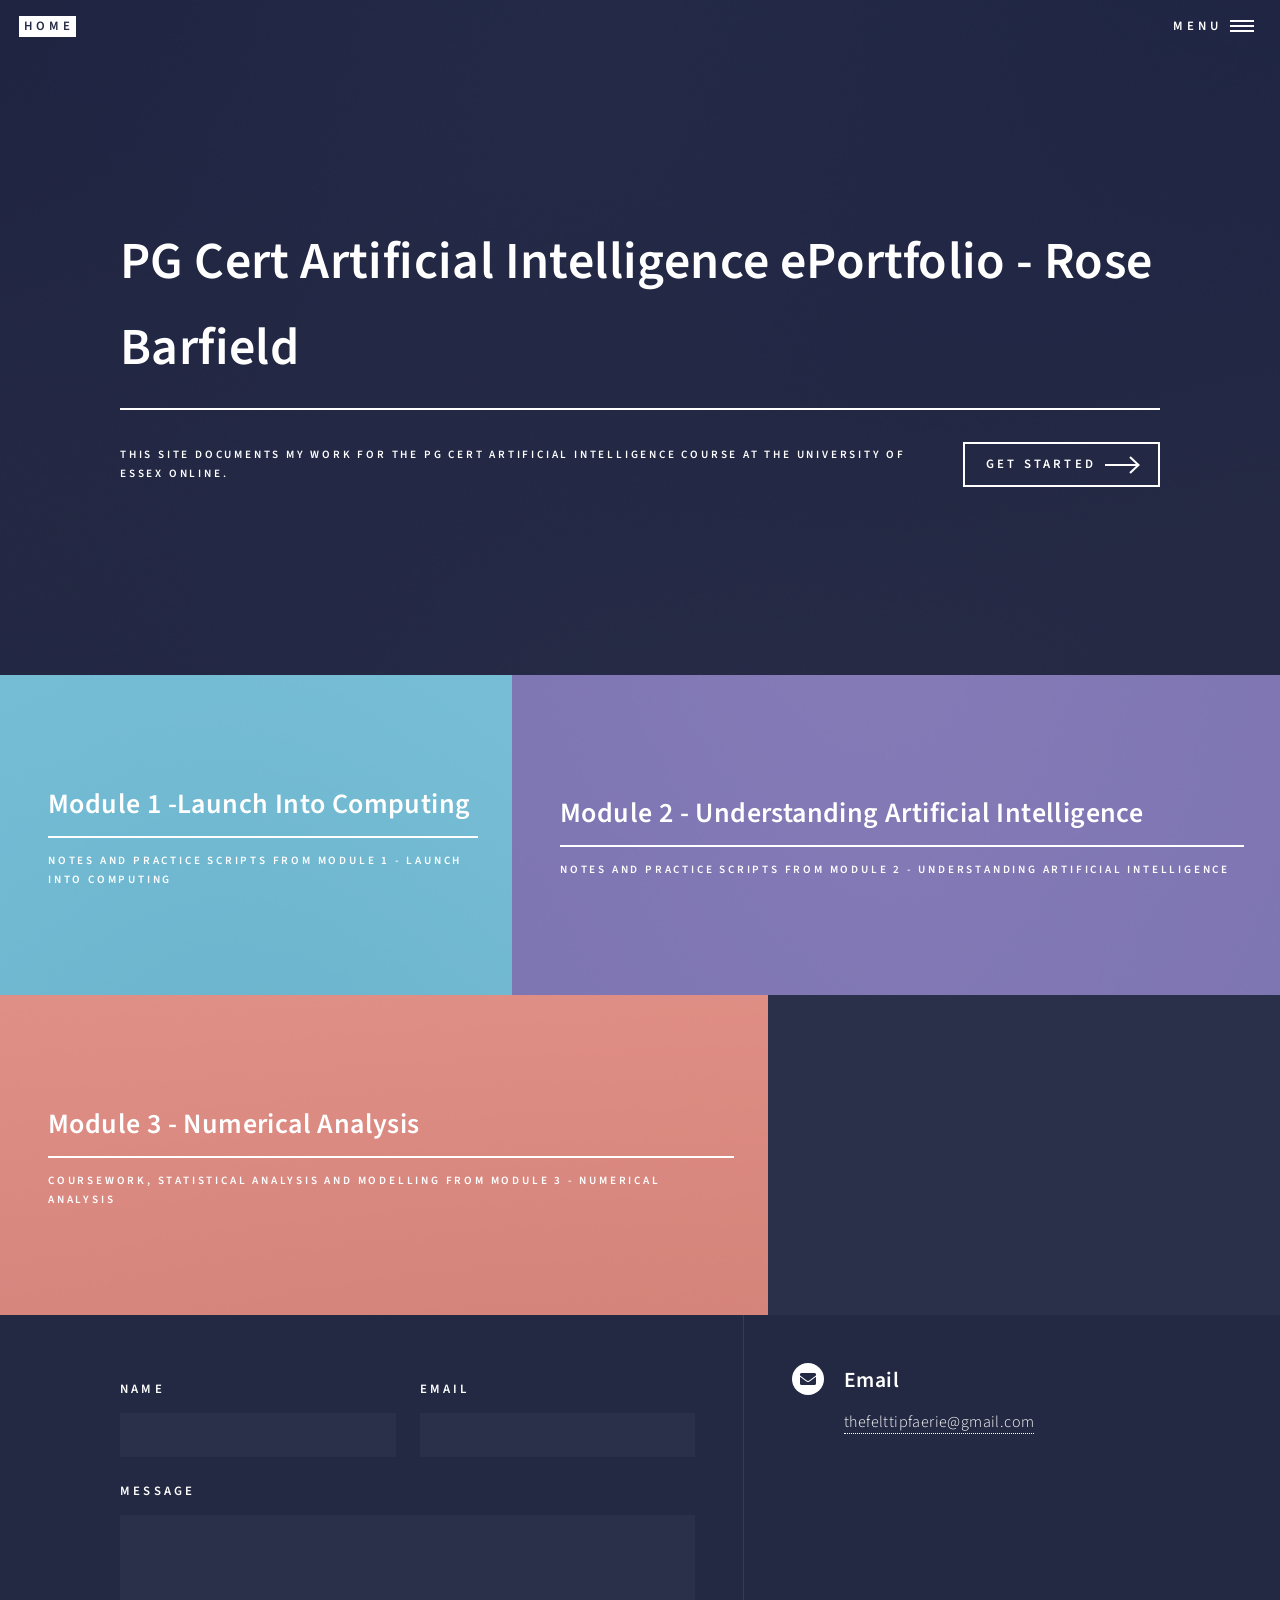
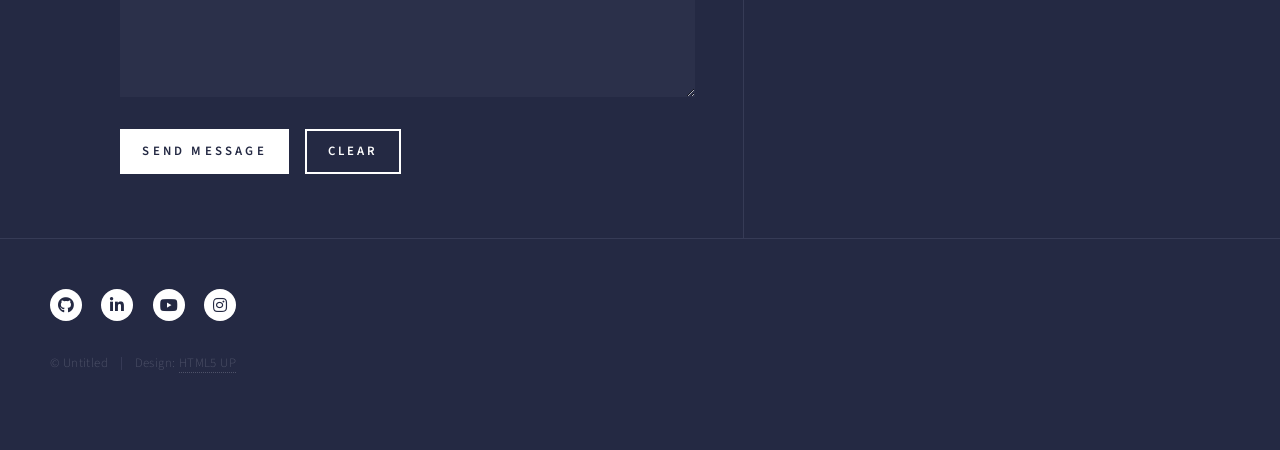
<file: index.html>
<!DOCTYPE HTML>
<!--
	Forty by HTML5 UP
	html5up.net | @ajlkn
	Free for personal and commercial use under the CCA 3.0 license (html5up.net/license)
-->
<html>
	<head>
		<title>Rose Barfield</title>
		<meta charset="utf-8" />
		<meta name="viewport" content="width=device-width, initial-scale=1, user-scalable=no" />
		<link rel="stylesheet" href="assets/css/main.css" />
		<noscript><link rel="stylesheet" href="assets/css/noscript.css" /></noscript>
	</head>
	<body class="is-preload">

		<!-- Wrapper -->
			<div id="wrapper">

				<!-- Header -->
					<header id="header" class="alt">
						<a href="index.html" class="logo"><strong>Home</strong></a>
						<nav>
							<a href="#menu">Menu</a>
						</nav>
					</header>

				<!-- Menu -->
					<nav id="menu">
						<ul class="links">
							<li><a href="index.html">Home</a></li>
							<!-- don't need this at the moment
							<li><a href="landing.html">Landing</a></li>
							<li><a href="generic.html">Generic</a></li>
							<li><a href="elements.html">Elements</a></li>
						</ul>
						<ul class="actions stacked">
							<li><a href="#" class="button primary fit">Get Started</a></li>
							<li><a href="#" class="button fit">Log In</a></li>
							-->
						</ul>
					</nav>

				<!-- Banner -->
					<section id="banner" class="major">
						<div class="inner">
							<header class="major">
								<h1>PG Cert Artificial Intelligence ePortfolio - Rose Barfield</h1>
							</header>
							<div class="content">
								<p>This site documents my work for the PG Cert Artificial Intelligence course at the University of Essex Online.</p>
								<ul class="actions">
									<li><a href="#one" class="button next scrolly">Get Started</a></li>
								</ul>
							</div>
						</div>
					</section>

				<!-- Main -->
					<div id="main">

						<!-- One -->
							<section id="one" class="tiles">
								<article>
									<span class="image">
										<img src="images/pic01.jpg" alt="" />
									</span>
									<header class="major">
										<h3><a href="module1.html" class="link">Module 1 -Launch Into Computing</a></h3>
										<p>Notes and practice scripts from Module 1 - Launch Into Computing</p>
									</header>
								</article>
								<article>
									<span class="image">
										<img src="images/pic02.jpg" alt="" />
									</span>
									<header class="major">
										<h3><a href="module2.html" class="link">Module 2 - Understanding Artificial Intelligence</a></h3>
										<p>Notes and practice scripts from Module 2 - Understanding Artificial Intelligence</p>
									</header>
								</article>
								<article>
									<span class="image">
										<img src="images/pic03.jpg" alt="" />
									</span>
									<header class="major">
										<h3><a href="module3.html" class="link">Module 3 - Numerical Analysis</a></h3>
										<p>Coursework, statistical analysis and modelling from Module 3 - Numerical Analysis</p>
									</header>
								</article>
								<!-- Not needed for now
								<article>
									<span class="image">
										<img src="images/pic03.jpg" alt="" />
									</span>
									<header class="major">
										<h3><a href="landing.html" class="link">Magna</a></h3>
										<p>Lorem etiam nullam</p>
									</header>
								</article>
								<article>
									<span class="image">
										<img src="images/pic04.jpg" alt="" />
									</span>
									<header class="major">
										<h3><a href="landing.html" class="link">Ipsum</a></h3>
										<p>Nisl sed aliquam</p>
									</header>
								</article>
								<article>
									<span class="image">
										<img src="images/pic05.jpg" alt="" />
									</span>
									<header class="major">
										<h3><a href="landing.html" class="link">Consequat</a></h3>
										<p>Ipsum dolor sit amet</p>
									</header>
								</article>
								<article>
									<span class="image">
										<img src="images/pic06.jpg" alt="" />
									</span>
									<header class="major">
										<h3><a href="landing.html" class="link">Etiam</a></h3>
										<p>Feugiat amet tempus</p>
									</header>
								</article>
								-->
							</section>

						<!-- Two 
							<section id="two">
								<div class="inner">
									<header class="major">
										<h2>Massa libero</h2>
									</header>
									<p>Nullam et orci eu lorem consequat tincidunt vivamus et sagittis libero. Mauris aliquet magna magna sed nunc rhoncus pharetra. Pellentesque condimentum sem. In efficitur ligula tate urna. Maecenas laoreet massa vel lacinia pellentesque lorem ipsum dolor. Nullam et orci eu lorem consequat tincidunt. Vivamus et sagittis libero. Mauris aliquet magna magna sed nunc rhoncus amet pharetra et feugiat tempus.</p>
									<ul class="actions">
										<li><a href="landing.html" class="button next">Get Started</a></li>
									</ul>
								</div>
							</section>
						-->
					</div>

				<!-- Contact -->
					<section id="contact">
						<div class="inner">
							<section>
								<form method="post" action="#">
									<div class="fields">
										<div class="field half">
											<label for="name">Name</label>
											<input type="text" name="name" id="name" />
										</div>
										<div class="field half">
											<label for="email">Email</label>
											<input type="text" name="email" id="email" />
										</div>
										<div class="field">
											<label for="message">Message</label>
											<textarea name="message" id="message" rows="6"></textarea>
										</div>
									</div>
									<ul class="actions">
										<li><input type="submit" value="Send Message" class="primary" /></li>
										<li><input type="reset" value="Clear" /></li>
									</ul>
								</form>
							</section>
							<section class="split">
								<section>
									<div class="contact-method">
										<span class="icon solid alt fa-envelope"></span>
										<h3>Email</h3>
										<a href="#">thefelttipfaerie@gmail.com</a>
									</div>
								</section>
								<!-- don't need this at the moment
								<section>
									<div class="contact-method">
										<span class="icon solid alt fa-phone"></span>
										<h3>Phone</h3>
										<span>(000) 000-0000 x12387</span>
									</div>
								</section>
								<section>
									<div class="contact-method">
										<span class="icon solid alt fa-home"></span>
										<h3>Address</h3>
										<span>1234 Somewhere Road #5432<br />
										Nashville, TN 00000<br />
										United States of America</span>
									</div>
									-->
								</section>
							</section>
						</div>
					</section>

				<!-- Footer -->
					<footer id="footer">
						<div class="inner">
							<ul class="icons">
								<li><a href="https://github.com/felttipfaerie" class="icon brands alt fa-github"><span class="label">GitHub</span></a></li>
								<li><a href=https://www.linkedin.com/in/felttipfaerie/" class="icon brands alt fa-linkedin-in"><span class="label">LinkedIn</span></a></li>
								<li><a href="https://www.youtube.com/@felttipfaerie" class="icon brands alt fa-youtube"><span class="label">YouTube</span></a></li>
								<li><a href="https://www.instagram.com/ftf_cad/" class="icon brands alt fa-instagram"><span class="label">Instagram</span></a></li>
							</ul>
							<ul class="copyright">
								<li>&copy; Untitled</li><li>Design: <a href="https://html5up.net">HTML5 UP</a></li>
							</ul>
						</div>
					</footer>

			</div>

		<!-- Scripts -->
			<script src="assets/js/jquery.min.js"></script>
			<script src="assets/js/jquery.scrolly.min.js"></script>
			<script src="assets/js/jquery.scrollex.min.js"></script>
			<script src="assets/js/browser.min.js"></script>
			<script src="assets/js/breakpoints.min.js"></script>
			<script src="assets/js/util.js"></script>
			<script src="assets/js/main.js"></script>

	</body>

</html>
</file>
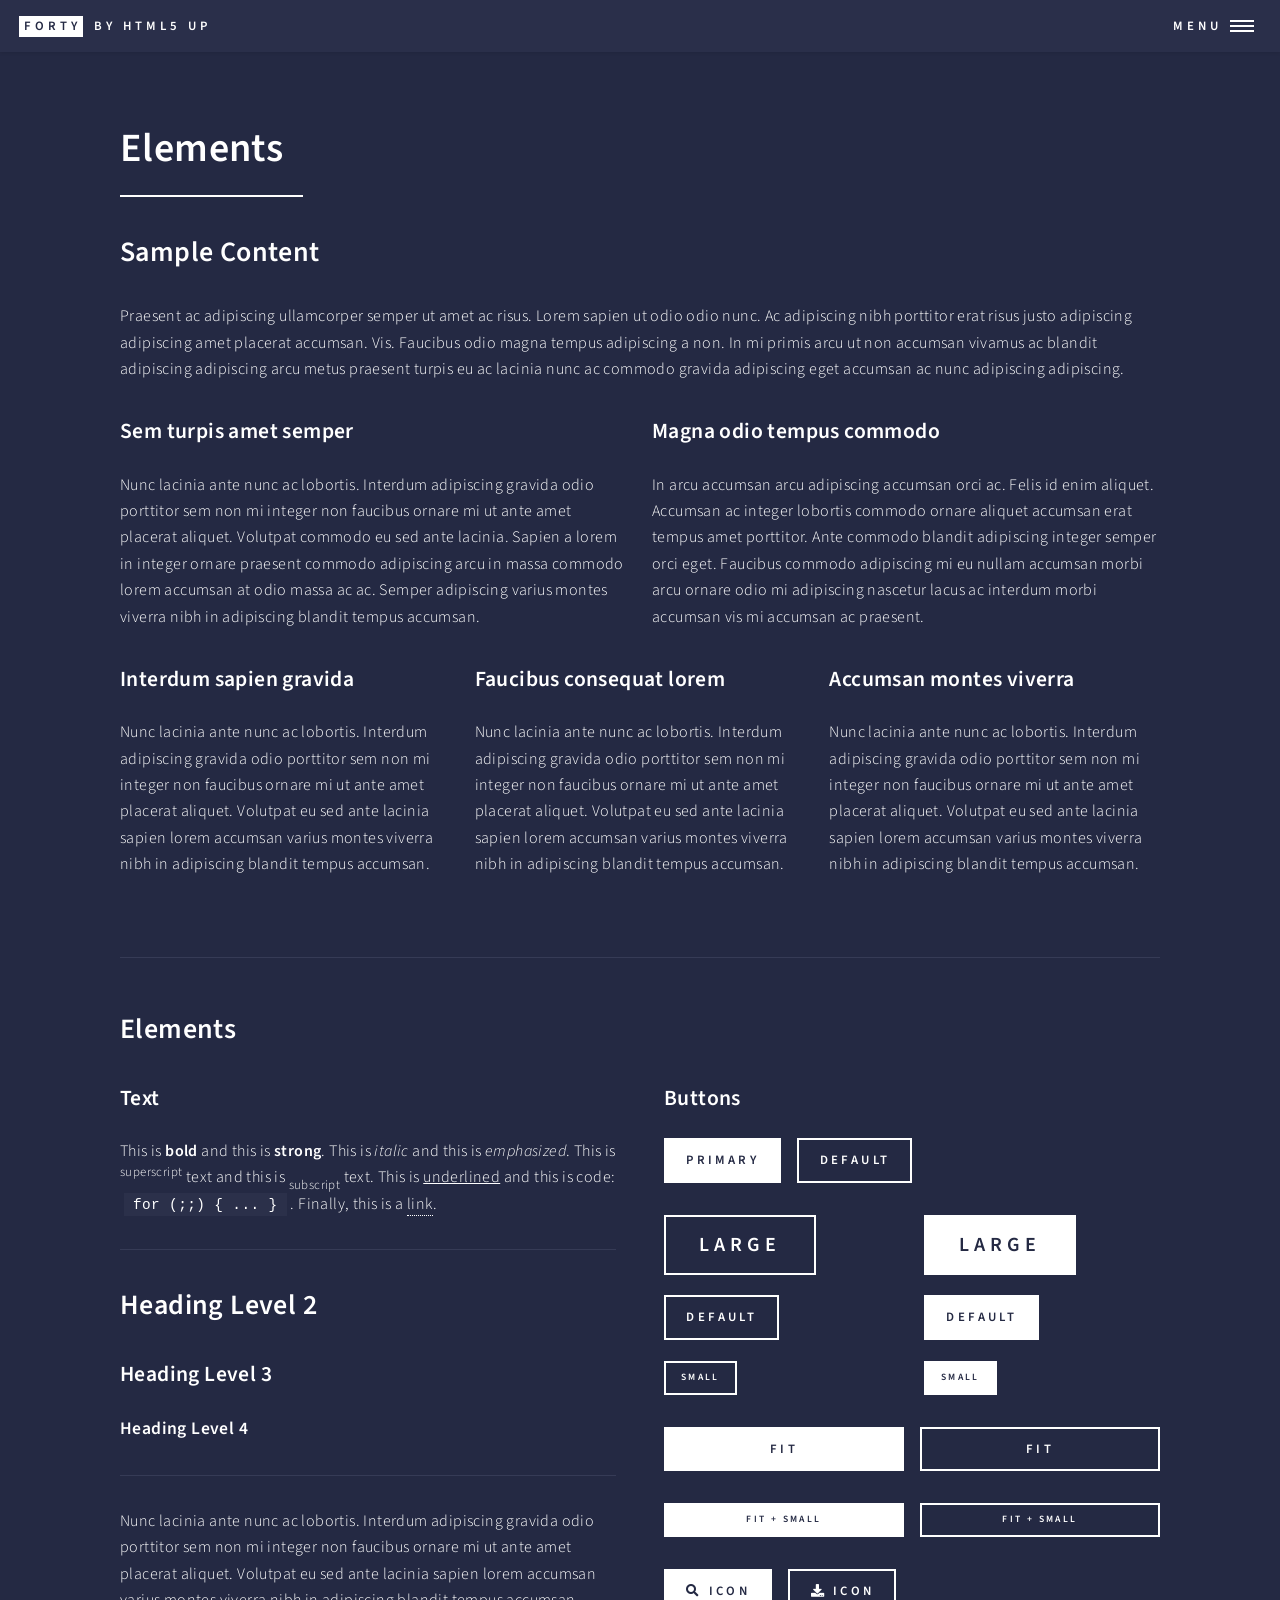
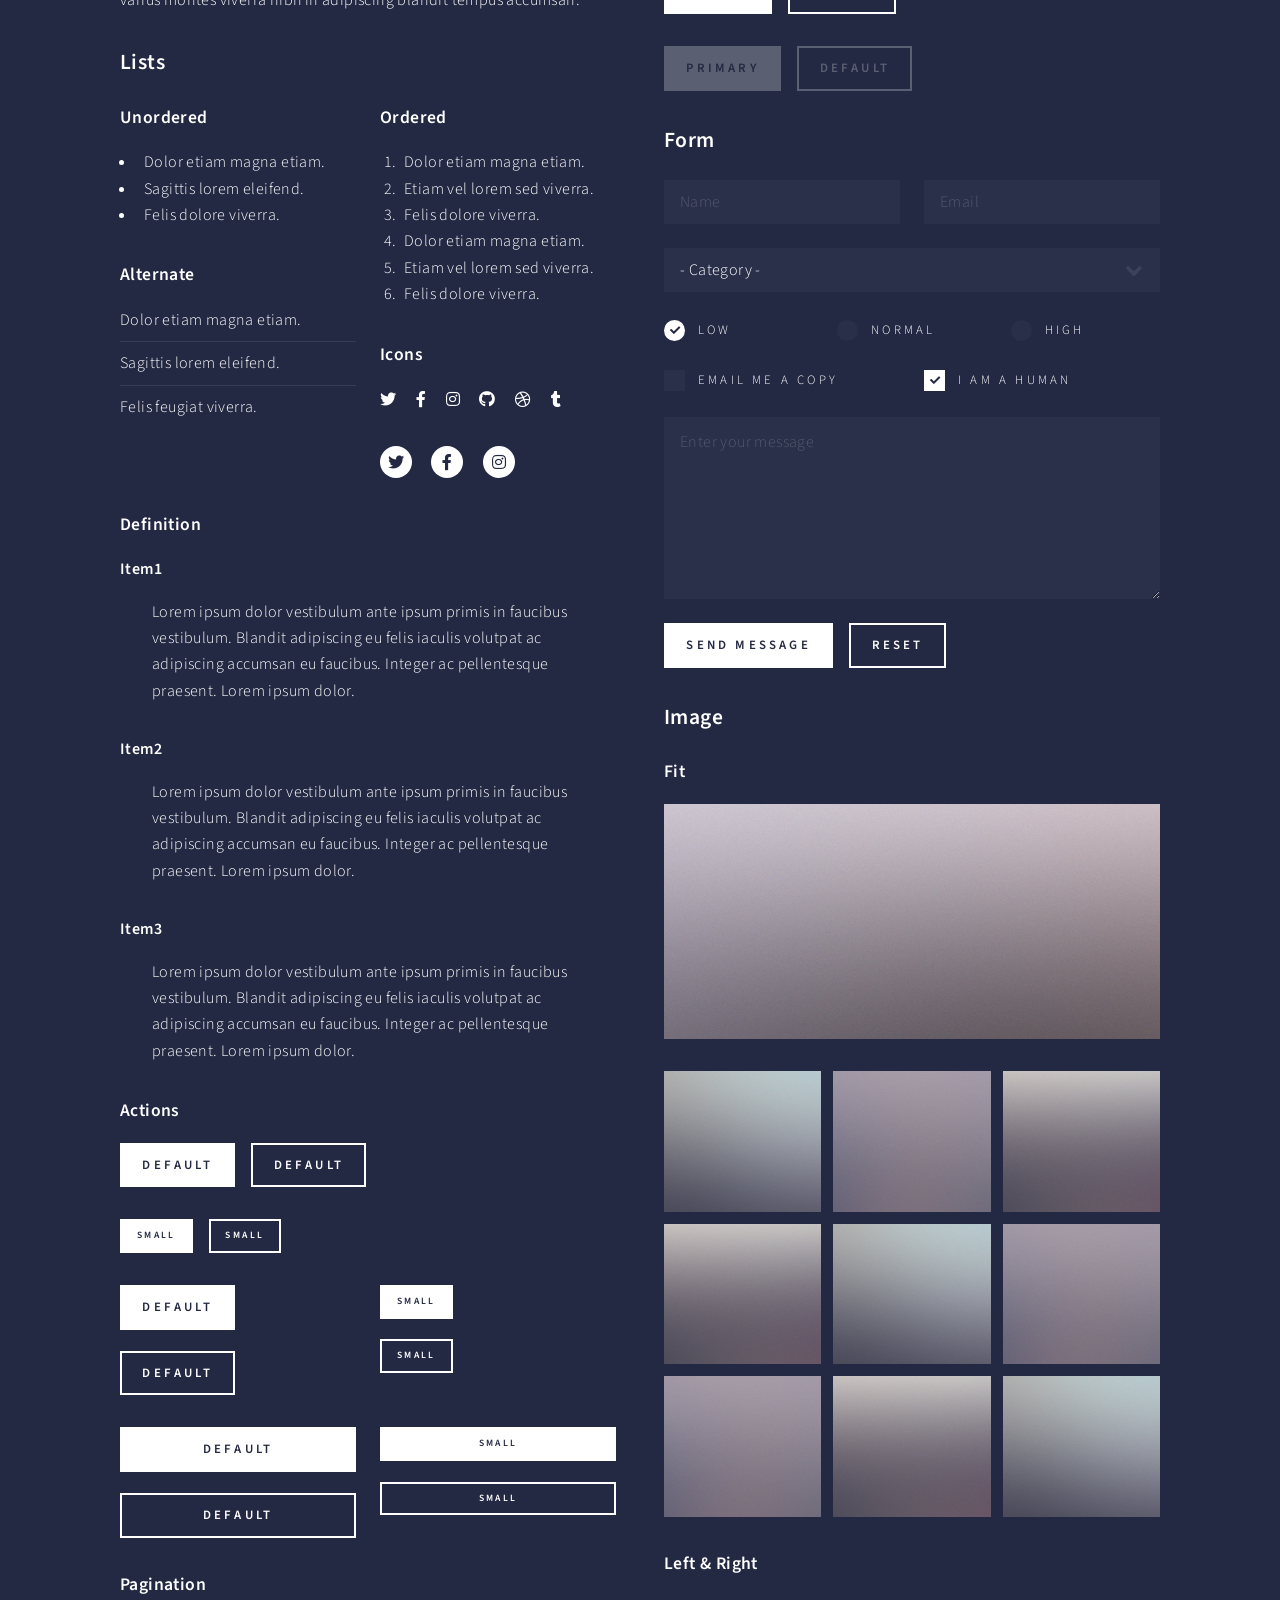
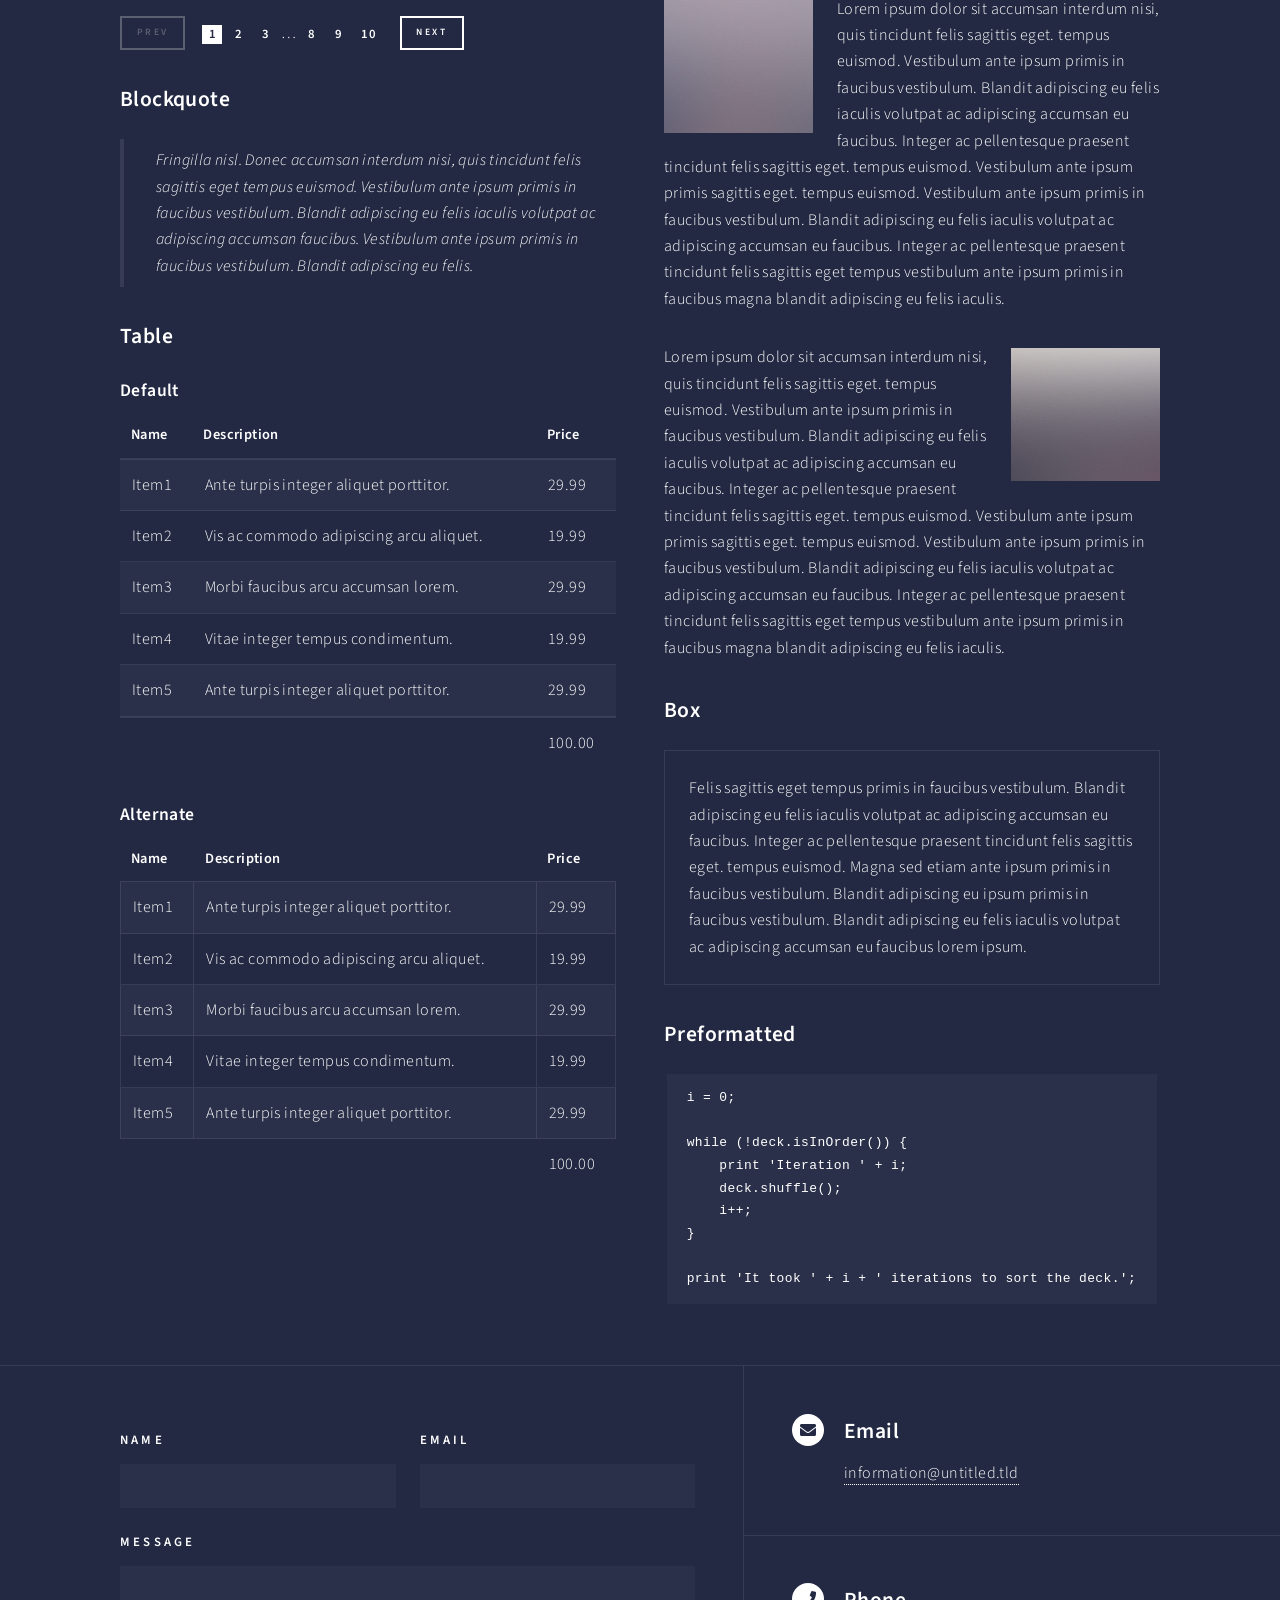
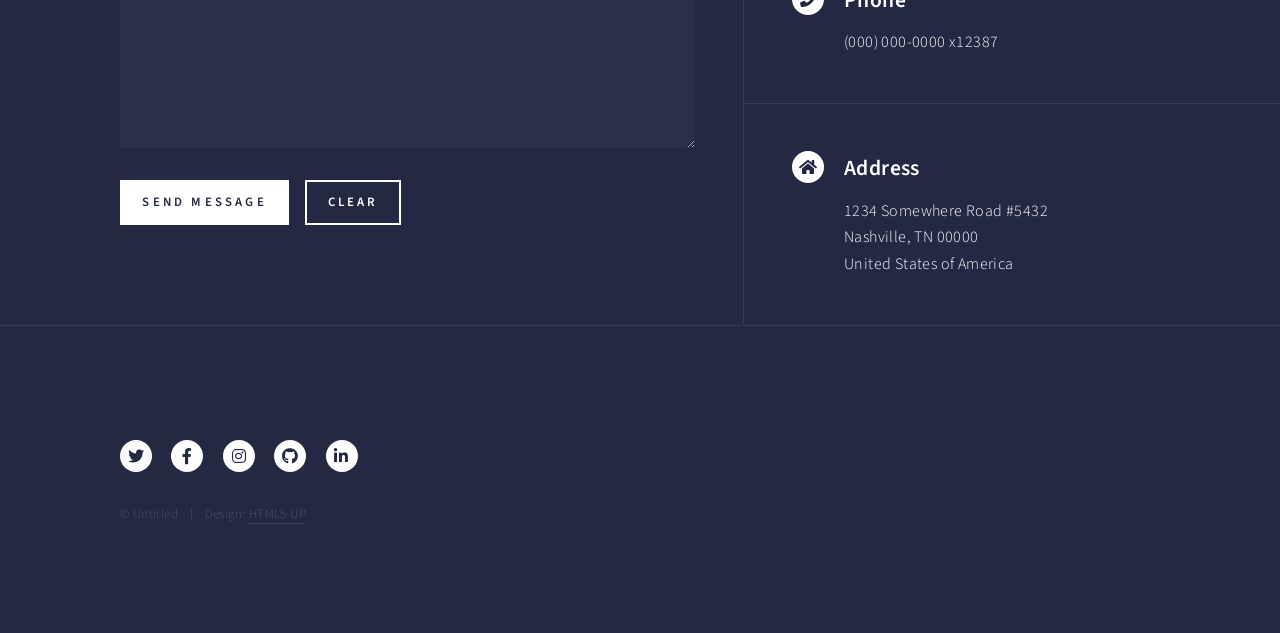
<file: elements.html>
<!DOCTYPE HTML>
<!--
	Forty by HTML5 UP
	html5up.net | @ajlkn
	Free for personal and commercial use under the CCA 3.0 license (html5up.net/license)
-->
<html>
	<head>
		<title>Elements - Forty by HTML5 UP</title>
		<meta charset="utf-8" />
		<meta name="viewport" content="width=device-width, initial-scale=1, user-scalable=no" />
		<link rel="stylesheet" href="assets/css/main.css" />
		<noscript><link rel="stylesheet" href="assets/css/noscript.css" /></noscript>
	</head>
	<body class="is-preload">

		<!-- Wrapper -->
			<div id="wrapper">

				<!-- Header -->
					<header id="header">
						<a href="index.html" class="logo"><strong>Forty</strong> <span>by HTML5 UP</span></a>
						<nav>
							<a href="#menu">Menu</a>
						</nav>
					</header>

				<!-- Menu -->
					<nav id="menu">
						<ul class="links">
							<li><a href="index.html">Home</a></li>
							<li><a href="landing.html">Landing</a></li>
							<li><a href="generic.html">Generic</a></li>
							<li><a href="elements.html">Elements</a></li>
						</ul>
						<ul class="actions stacked">
							<li><a href="#" class="button primary fit">Get Started</a></li>
							<li><a href="#" class="button fit">Log In</a></li>
						</ul>
					</nav>

				<!-- Main -->
					<div id="main" class="alt">

						<!-- One -->
							<section id="one">
								<div class="inner">
									<header class="major">
										<h1>Elements</h1>
									</header>

									<!-- Content -->
										<h2 id="content">Sample Content</h2>
										<p>Praesent ac adipiscing ullamcorper semper ut amet ac risus. Lorem sapien ut odio odio nunc. Ac adipiscing nibh porttitor erat risus justo adipiscing adipiscing amet placerat accumsan. Vis. Faucibus odio magna tempus adipiscing a non. In mi primis arcu ut non accumsan vivamus ac blandit adipiscing adipiscing arcu metus praesent turpis eu ac lacinia nunc ac commodo gravida adipiscing eget accumsan ac nunc adipiscing adipiscing.</p>
										<div class="row">
											<div class="col-6 col-12-small">
												<h3>Sem turpis amet semper</h3>
												<p>Nunc lacinia ante nunc ac lobortis. Interdum adipiscing gravida odio porttitor sem non mi integer non faucibus ornare mi ut ante amet placerat aliquet. Volutpat commodo eu sed ante lacinia. Sapien a lorem in integer ornare praesent commodo adipiscing arcu in massa commodo lorem accumsan at odio massa ac ac. Semper adipiscing varius montes viverra nibh in adipiscing blandit tempus accumsan.</p>
											</div>
											<div class="col-6 col-12-small">
												<h3>Magna odio tempus commodo</h3>
												<p>In arcu accumsan arcu adipiscing accumsan orci ac. Felis id enim aliquet. Accumsan ac integer lobortis commodo ornare aliquet accumsan erat tempus amet porttitor. Ante commodo blandit adipiscing integer semper orci eget. Faucibus commodo adipiscing mi eu nullam accumsan morbi arcu ornare odio mi adipiscing nascetur lacus ac interdum morbi accumsan vis mi accumsan ac praesent.</p>
											</div>
											<!-- Break -->
											<div class="col-4 col-12-medium">
												<h3>Interdum sapien gravida</h3>
												<p>Nunc lacinia ante nunc ac lobortis. Interdum adipiscing gravida odio porttitor sem non mi integer non faucibus ornare mi ut ante amet placerat aliquet. Volutpat eu sed ante lacinia sapien lorem accumsan varius montes viverra nibh in adipiscing blandit tempus accumsan.</p>
											</div>
											<div class="col-4 col-12-medium">
												<h3>Faucibus consequat lorem</h3>
												<p>Nunc lacinia ante nunc ac lobortis. Interdum adipiscing gravida odio porttitor sem non mi integer non faucibus ornare mi ut ante amet placerat aliquet. Volutpat eu sed ante lacinia sapien lorem accumsan varius montes viverra nibh in adipiscing blandit tempus accumsan.</p>
											</div>
											<div class="col-4 col-12-medium">
												<h3>Accumsan montes viverra</h3>
												<p>Nunc lacinia ante nunc ac lobortis. Interdum adipiscing gravida odio porttitor sem non mi integer non faucibus ornare mi ut ante amet placerat aliquet. Volutpat eu sed ante lacinia sapien lorem accumsan varius montes viverra nibh in adipiscing blandit tempus accumsan.</p>
											</div>
										</div>

									<hr class="major" />

									<!-- Elements -->
										<h2 id="elements">Elements</h2>
										<div class="row gtr-200">
											<div class="col-6 col-12-medium">

												<!-- Text stuff -->
													<h3>Text</h3>
													<p>This is <b>bold</b> and this is <strong>strong</strong>. This is <i>italic</i> and this is <em>emphasized</em>.
													This is <sup>superscript</sup> text and this is <sub>subscript</sub> text.
													This is <u>underlined</u> and this is code: <code>for (;;) { ... }</code>.
													Finally, this is a <a href="#">link</a>.</p>
													<hr />
													<h2>Heading Level 2</h2>
													<h3>Heading Level 3</h3>
													<h4>Heading Level 4</h4>
													<hr />
													<p>Nunc lacinia ante nunc ac lobortis. Interdum adipiscing gravida odio porttitor sem non mi integer non faucibus ornare mi ut ante amet placerat aliquet. Volutpat eu sed ante lacinia sapien lorem accumsan varius montes viverra nibh in adipiscing blandit tempus accumsan.</p>

												<!-- Lists -->
													<h3>Lists</h3>
													<div class="row">
														<div class="col-6 col-12-small">

															<h4>Unordered</h4>
															<ul>
																<li>Dolor etiam magna etiam.</li>
																<li>Sagittis lorem eleifend.</li>
																<li>Felis dolore viverra.</li>
															</ul>

															<h4>Alternate</h4>
															<ul class="alt">
																<li>Dolor etiam magna etiam.</li>
																<li>Sagittis lorem eleifend.</li>
																<li>Felis feugiat viverra.</li>
															</ul>

														</div>
														<div class="col-6 col-12-small">

															<h4>Ordered</h4>
															<ol>
																<li>Dolor etiam magna etiam.</li>
																<li>Etiam vel lorem sed viverra.</li>
																<li>Felis dolore viverra.</li>
																<li>Dolor etiam magna etiam.</li>
																<li>Etiam vel lorem sed viverra.</li>
																<li>Felis dolore viverra.</li>
															</ol>

															<h4>Icons</h4>
															<ul class="icons">
																<li><a href="#" class="icon brands fa-twitter"><span class="label">Twitter</span></a></li>
																<li><a href="#" class="icon brands fa-facebook-f"><span class="label">Facebook</span></a></li>
																<li><a href="#" class="icon brands fa-instagram"><span class="label">Instagram</span></a></li>
																<li><a href="#" class="icon brands fa-github"><span class="label">Github</span></a></li>
																<li><a href="#" class="icon brands fa-dribbble"><span class="label">Dribbble</span></a></li>
																<li><a href="#" class="icon brands fa-tumblr"><span class="label">Tumblr</span></a></li>
															</ul>
															<ul class="icons">
																<li><a href="#" class="icon brands alt fa-twitter"><span class="label">Twitter</span></a></li>
																<li><a href="#" class="icon brands alt fa-facebook-f"><span class="label">Facebook</span></a></li>
																<li><a href="#" class="icon brands alt fa-instagram"><span class="label">Instagram</span></a></li>
															</ul>

														</div>
													</div>
													<h4>Definition</h4>
													<dl>
														<dt>Item1</dt>
														<dd>
															<p>Lorem ipsum dolor vestibulum ante ipsum primis in faucibus vestibulum. Blandit adipiscing eu felis iaculis volutpat ac adipiscing accumsan eu faucibus. Integer ac pellentesque praesent. Lorem ipsum dolor.</p>
														</dd>
														<dt>Item2</dt>
														<dd>
															<p>Lorem ipsum dolor vestibulum ante ipsum primis in faucibus vestibulum. Blandit adipiscing eu felis iaculis volutpat ac adipiscing accumsan eu faucibus. Integer ac pellentesque praesent. Lorem ipsum dolor.</p>
														</dd>
														<dt>Item3</dt>
														<dd>
															<p>Lorem ipsum dolor vestibulum ante ipsum primis in faucibus vestibulum. Blandit adipiscing eu felis iaculis volutpat ac adipiscing accumsan eu faucibus. Integer ac pellentesque praesent. Lorem ipsum dolor.</p>
														</dd>
													</dl>

													<h4>Actions</h4>
													<ul class="actions">
														<li><a href="#" class="button primary">Default</a></li>
														<li><a href="#" class="button">Default</a></li>
													</ul>
													<ul class="actions small">
														<li><a href="#" class="button primary small">Small</a></li>
														<li><a href="#" class="button small">Small</a></li>
													</ul>
													<div class="row">
														<div class="col-6 col-12-small">
															<ul class="actions stacked">
																<li><a href="#" class="button primary">Default</a></li>
																<li><a href="#" class="button">Default</a></li>
															</ul>
														</div>
														<div class="col-6 col-12-small">
															<ul class="actions stacked">
																<li><a href="#" class="button primary small">Small</a></li>
																<li><a href="#" class="button small">Small</a></li>
															</ul>
														</div>
														<div class="col-6 col-12-small">
															<ul class="actions stacked">
																<li><a href="#" class="button primary fit">Default</a></li>
																<li><a href="#" class="button fit">Default</a></li>
															</ul>
														</div>
														<div class="col-6 col-12-small">
															<ul class="actions stacked">
																<li><a href="#" class="button primary small fit">Small</a></li>
																<li><a href="#" class="button small fit">Small</a></li>
															</ul>
														</div>
													</div>

													<h4>Pagination</h4>
													<ul class="pagination">
														<li><span class="button small disabled">Prev</span></li>
														<li><a href="#" class="page active">1</a></li>
														<li><a href="#" class="page">2</a></li>
														<li><a href="#" class="page">3</a></li>
														<li><span>&hellip;</span></li>
														<li><a href="#" class="page">8</a></li>
														<li><a href="#" class="page">9</a></li>
														<li><a href="#" class="page">10</a></li>
														<li><a href="#" class="button small">Next</a></li>
													</ul>

												<!-- Blockquote -->
													<h3>Blockquote</h3>
													<blockquote>Fringilla nisl. Donec accumsan interdum nisi, quis tincidunt felis sagittis eget tempus euismod. Vestibulum ante ipsum primis in faucibus vestibulum. Blandit adipiscing eu felis iaculis volutpat ac adipiscing accumsan faucibus. Vestibulum ante ipsum primis in faucibus vestibulum. Blandit adipiscing eu felis.</blockquote>

												<!-- Table -->
													<h3>Table</h3>

													<h4>Default</h4>
													<div class="table-wrapper">
														<table>
															<thead>
																<tr>
																	<th>Name</th>
																	<th>Description</th>
																	<th>Price</th>
																</tr>
															</thead>
															<tbody>
																<tr>
																	<td>Item1</td>
																	<td>Ante turpis integer aliquet porttitor.</td>
																	<td>29.99</td>
																</tr>
																<tr>
																	<td>Item2</td>
																	<td>Vis ac commodo adipiscing arcu aliquet.</td>
																	<td>19.99</td>
																</tr>
																<tr>
																	<td>Item3</td>
																	<td> Morbi faucibus arcu accumsan lorem.</td>
																	<td>29.99</td>
																</tr>
																<tr>
																	<td>Item4</td>
																	<td>Vitae integer tempus condimentum.</td>
																	<td>19.99</td>
																</tr>
																<tr>
																	<td>Item5</td>
																	<td>Ante turpis integer aliquet porttitor.</td>
																	<td>29.99</td>
																</tr>
															</tbody>
															<tfoot>
																<tr>
																	<td colspan="2"></td>
																	<td>100.00</td>
																</tr>
															</tfoot>
														</table>
													</div>

													<h4>Alternate</h4>
													<div class="table-wrapper">
														<table class="alt">
															<thead>
																<tr>
																	<th>Name</th>
																	<th>Description</th>
																	<th>Price</th>
																</tr>
															</thead>
															<tbody>
																<tr>
																	<td>Item1</td>
																	<td>Ante turpis integer aliquet porttitor.</td>
																	<td>29.99</td>
																</tr>
																<tr>
																	<td>Item2</td>
																	<td>Vis ac commodo adipiscing arcu aliquet.</td>
																	<td>19.99</td>
																</tr>
																<tr>
																	<td>Item3</td>
																	<td> Morbi faucibus arcu accumsan lorem.</td>
																	<td>29.99</td>
																</tr>
																<tr>
																	<td>Item4</td>
																	<td>Vitae integer tempus condimentum.</td>
																	<td>19.99</td>
																</tr>
																<tr>
																	<td>Item5</td>
																	<td>Ante turpis integer aliquet porttitor.</td>
																	<td>29.99</td>
																</tr>
															</tbody>
															<tfoot>
																<tr>
																	<td colspan="2"></td>
																	<td>100.00</td>
																</tr>
															</tfoot>
														</table>
													</div>

											</div>
											<div class="col-6 col-12-medium">

												<!-- Buttons -->
													<h3>Buttons</h3>
													<ul class="actions">
														<li><a href="#" class="button primary">Primary</a></li>
														<li><a href="#" class="button">Default</a></li>
													</ul>
													<div class="row">
														<div class="col-6 col-12-xsmall">
															<ul class="actions stacked">
																<li><a href="#" class="button large">Large</a></li>
																<li><a href="#" class="button">Default</a></li>
																<li><a href="#" class="button small">Small</a></li>
															</ul>
														</div>
														<div class="col-6 col-12-xsmall">
															<ul class="actions stacked">
																<li><a href="#" class="button primary large">Large</a></li>
																<li><a href="#" class="button primary">Default</a></li>
																<li><a href="#" class="button primary small">Small</a></li>
															</ul>
														</div>
													</div>
													<ul class="actions fit">
														<li><a href="#" class="button primary fit">Fit</a></li>
														<li><a href="#" class="button fit">Fit</a></li>
													</ul>
													<ul class="actions fit small">
														<li><a href="#" class="button primary fit small">Fit + Small</a></li>
														<li><a href="#" class="button fit small">Fit + Small</a></li>
													</ul>
													<ul class="actions">
														<li><a href="#" class="button primary icon solid fa-search">Icon</a></li>
														<li><a href="#" class="button icon solid fa-download">Icon</a></li>
													</ul>
													<ul class="actions">
														<li><span class="button primary disabled">Primary</span></li>
														<li><span class="button disabled">Default</span></li>
													</ul>

												<!-- Form -->
													<h3>Form</h3>

													<form method="post" action="#">
														<div class="row gtr-uniform">
															<div class="col-6 col-12-xsmall">
																<input type="text" name="demo-name" id="demo-name" value="" placeholder="Name" />
															</div>
															<div class="col-6 col-12-xsmall">
																<input type="email" name="demo-email" id="demo-email" value="" placeholder="Email" />
															</div>
															<!-- Break -->
															<div class="col-12">
																<select name="demo-category" id="demo-category">
																	<option value="">- Category -</option>
																	<option value="1">Manufacturing</option>
																	<option value="1">Shipping</option>
																	<option value="1">Administration</option>
																	<option value="1">Human Resources</option>
																</select>
															</div>
															<!-- Break -->
															<div class="col-4 col-12-small">
																<input type="radio" id="demo-priority-low" name="demo-priority" checked>
																<label for="demo-priority-low">Low</label>
															</div>
															<div class="col-4 col-12-small">
																<input type="radio" id="demo-priority-normal" name="demo-priority">
																<label for="demo-priority-normal">Normal</label>
															</div>
															<div class="col-4 col-12-small">
																<input type="radio" id="demo-priority-high" name="demo-priority">
																<label for="demo-priority-high">High</label>
															</div>
															<!-- Break -->
															<div class="col-6 col-12-small">
																<input type="checkbox" id="demo-copy" name="demo-copy">
																<label for="demo-copy">Email me a copy</label>
															</div>
															<div class="col-6 col-12-small">
																<input type="checkbox" id="demo-human" name="demo-human" checked>
																<label for="demo-human">I am a human</label>
															</div>
															<!-- Break -->
															<div class="col-12">
																<textarea name="demo-message" id="demo-message" placeholder="Enter your message" rows="6"></textarea>
															</div>
															<!-- Break -->
															<div class="col-12">
																<ul class="actions">
																	<li><input type="submit" value="Send Message" class="primary" /></li>
																	<li><input type="reset" value="Reset" /></li>
																</ul>
															</div>
														</div>
													</form>

												<!-- Image -->
													<h3>Image</h3>

													<h4>Fit</h4>
													<span class="image fit"><img src="images/pic03.jpg" alt="" /></span>
													<div class="box alt">
														<div class="row gtr-50 gtr-uniform">
															<div class="col-4"><span class="image fit"><img src="images/pic08.jpg" alt="" /></span></div>
															<div class="col-4"><span class="image fit"><img src="images/pic09.jpg" alt="" /></span></div>
															<div class="col-4"><span class="image fit"><img src="images/pic10.jpg" alt="" /></span></div>
															<!-- Break -->
															<div class="col-4"><span class="image fit"><img src="images/pic10.jpg" alt="" /></span></div>
															<div class="col-4"><span class="image fit"><img src="images/pic08.jpg" alt="" /></span></div>
															<div class="col-4"><span class="image fit"><img src="images/pic09.jpg" alt="" /></span></div>
															<!-- Break -->
															<div class="col-4"><span class="image fit"><img src="images/pic09.jpg" alt="" /></span></div>
															<div class="col-4"><span class="image fit"><img src="images/pic10.jpg" alt="" /></span></div>
															<div class="col-4"><span class="image fit"><img src="images/pic08.jpg" alt="" /></span></div>
														</div>
													</div>

													<h4>Left &amp; Right</h4>
													<p><span class="image left"><img src="images/pic09.jpg" alt="" /></span>Lorem ipsum dolor sit accumsan interdum nisi, quis tincidunt felis sagittis eget. tempus euismod. Vestibulum ante ipsum primis in faucibus vestibulum. Blandit adipiscing eu felis iaculis volutpat ac adipiscing accumsan eu faucibus. Integer ac pellentesque praesent tincidunt felis sagittis eget. tempus euismod. Vestibulum ante ipsum primis sagittis eget. tempus euismod. Vestibulum ante ipsum primis in faucibus vestibulum. Blandit adipiscing eu felis iaculis volutpat ac adipiscing accumsan eu faucibus. Integer ac pellentesque praesent tincidunt felis sagittis eget tempus vestibulum ante ipsum primis in faucibus magna blandit adipiscing eu felis iaculis.</p>
													<p><span class="image right"><img src="images/pic10.jpg" alt="" /></span>Lorem ipsum dolor sit accumsan interdum nisi, quis tincidunt felis sagittis eget. tempus euismod. Vestibulum ante ipsum primis in faucibus vestibulum. Blandit adipiscing eu felis iaculis volutpat ac adipiscing accumsan eu faucibus. Integer ac pellentesque praesent tincidunt felis sagittis eget. tempus euismod. Vestibulum ante ipsum primis sagittis eget. tempus euismod. Vestibulum ante ipsum primis in faucibus vestibulum. Blandit adipiscing eu felis iaculis volutpat ac adipiscing accumsan eu faucibus. Integer ac pellentesque praesent tincidunt felis sagittis eget tempus vestibulum ante ipsum primis in faucibus magna blandit adipiscing eu felis iaculis.</p>

												<!-- Box -->
													<h3>Box</h3>
													<div class="box">
														<p>Felis sagittis eget tempus primis in faucibus vestibulum. Blandit adipiscing eu felis iaculis volutpat ac adipiscing accumsan eu faucibus. Integer ac pellentesque praesent tincidunt felis sagittis eget. tempus euismod. Magna sed etiam ante ipsum primis in faucibus vestibulum. Blandit adipiscing eu ipsum primis in faucibus vestibulum. Blandit adipiscing eu felis iaculis volutpat ac adipiscing accumsan eu faucibus lorem ipsum.</p>
													</div>

												<!-- Preformatted Code -->
													<h3>Preformatted</h3>
													<pre><code>i = 0;

while (!deck.isInOrder()) {
    print 'Iteration ' + i;
    deck.shuffle();
    i++;
}

print 'It took ' + i + ' iterations to sort the deck.';
</code></pre>

											</div>
										</div>

								</div>
							</section>

					</div>

				<!-- Contact -->
					<section id="contact">
						<div class="inner">
							<section>
								<form method="post" action="#">
									<div class="fields">
										<div class="field half">
											<label for="name">Name</label>
											<input type="text" name="name" id="name" />
										</div>
										<div class="field half">
											<label for="email">Email</label>
											<input type="text" name="email" id="email" />
										</div>
										<div class="field">
											<label for="message">Message</label>
											<textarea name="message" id="message" rows="6"></textarea>
										</div>
									</div>
									<ul class="actions">
										<li><input type="submit" value="Send Message" class="primary" /></li>
										<li><input type="reset" value="Clear" /></li>
									</ul>
								</form>
							</section>
							<section class="split">
								<section>
									<div class="contact-method">
										<span class="icon solid alt fa-envelope"></span>
										<h3>Email</h3>
										<a href="#">information@untitled.tld</a>
									</div>
								</section>
								<section>
									<div class="contact-method">
										<span class="icon solid alt fa-phone"></span>
										<h3>Phone</h3>
										<span>(000) 000-0000 x12387</span>
									</div>
								</section>
								<section>
									<div class="contact-method">
										<span class="icon solid alt fa-home"></span>
										<h3>Address</h3>
										<span>1234 Somewhere Road #5432<br />
										Nashville, TN 00000<br />
										United States of America</span>
									</div>
								</section>
							</section>
						</div>
					</section>

				<!-- Footer -->
					<footer id="footer">
						<div class="inner">
							<ul class="icons">
								<li><a href="#" class="icon brands alt fa-twitter"><span class="label">Twitter</span></a></li>
								<li><a href="#" class="icon brands alt fa-facebook-f"><span class="label">Facebook</span></a></li>
								<li><a href="#" class="icon brands alt fa-instagram"><span class="label">Instagram</span></a></li>
								<li><a href="#" class="icon brands alt fa-github"><span class="label">GitHub</span></a></li>
								<li><a href="#" class="icon brands alt fa-linkedin-in"><span class="label">LinkedIn</span></a></li>
							</ul>
							<ul class="copyright">
								<li>&copy; Untitled</li><li>Design: <a href="https://html5up.net">HTML5 UP</a></li>
							</ul>
						</div>
					</footer>

			</div>

		<!-- Scripts -->
			<script src="assets/js/jquery.min.js"></script>
			<script src="assets/js/jquery.scrolly.min.js"></script>
			<script src="assets/js/jquery.scrollex.min.js"></script>
			<script src="assets/js/browser.min.js"></script>
			<script src="assets/js/breakpoints.min.js"></script>
			<script src="assets/js/util.js"></script>
			<script src="assets/js/main.js"></script>

	</body>
</html>
</file>
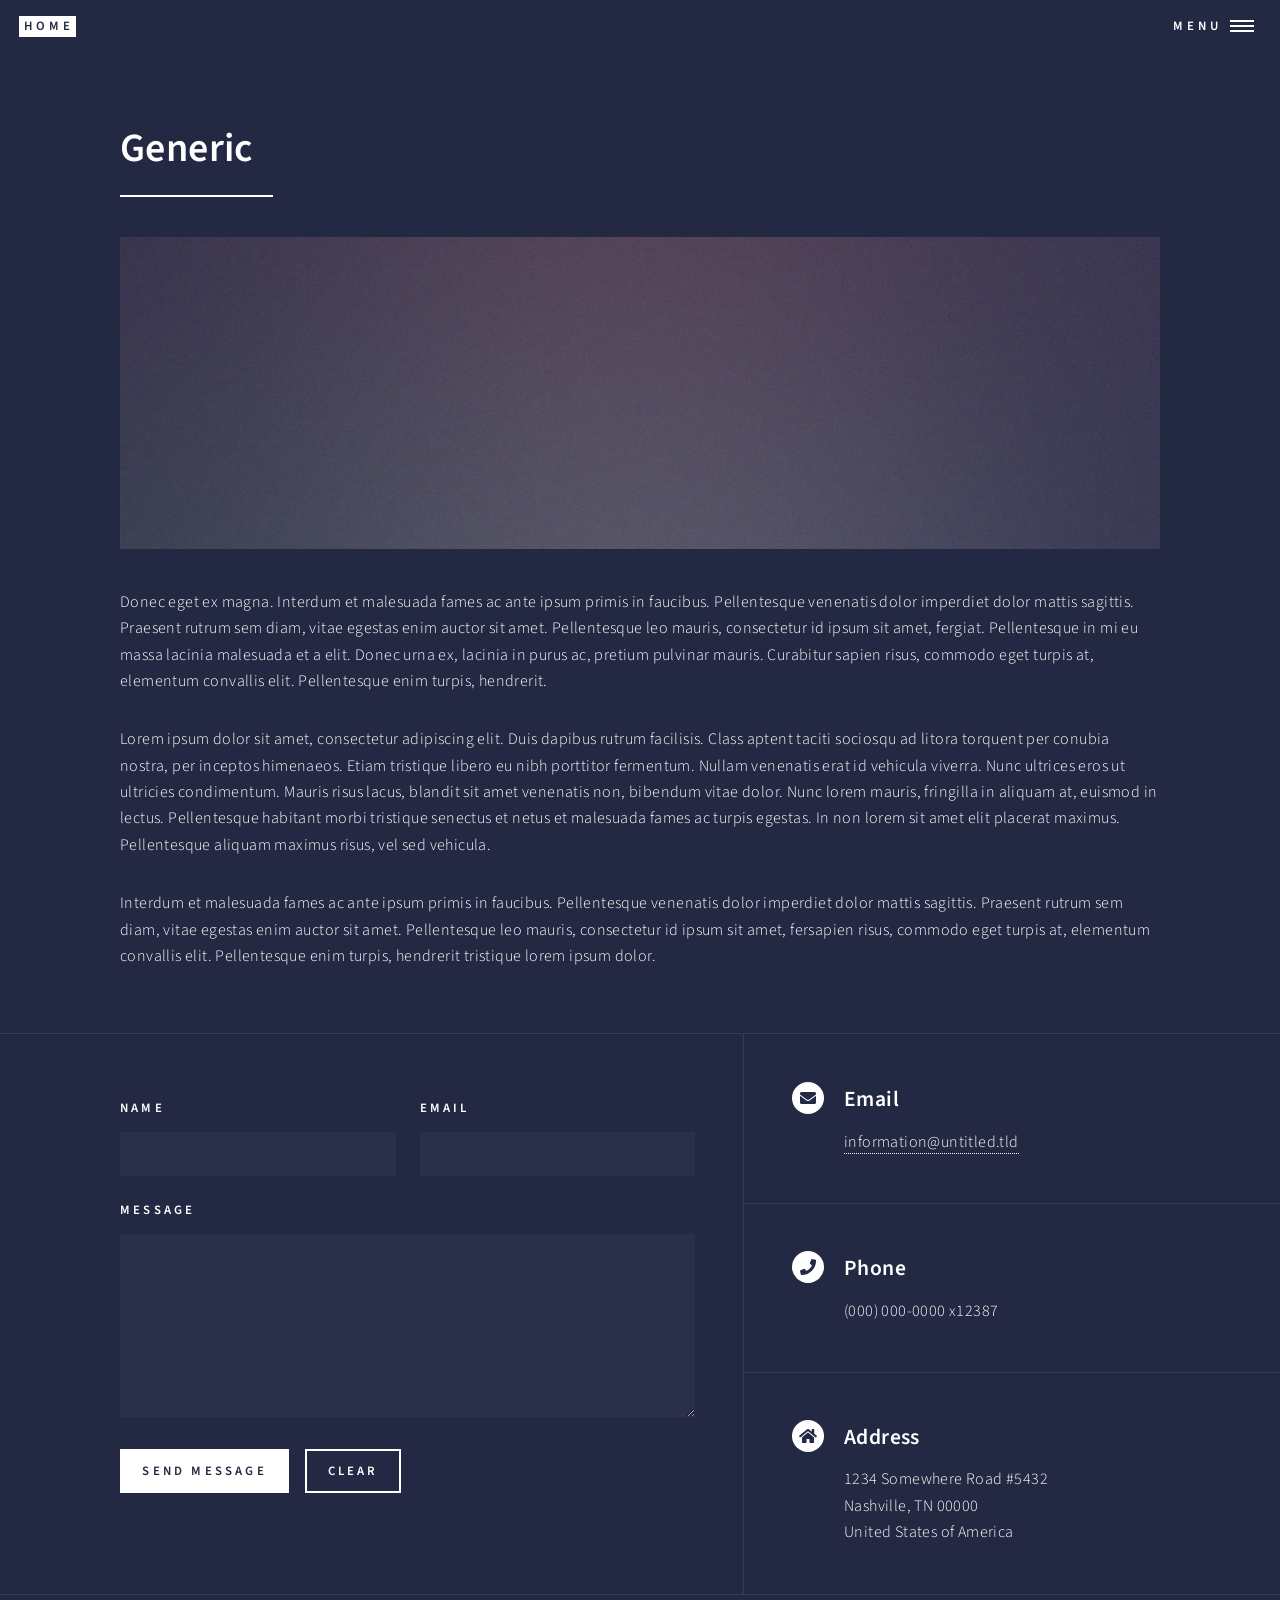
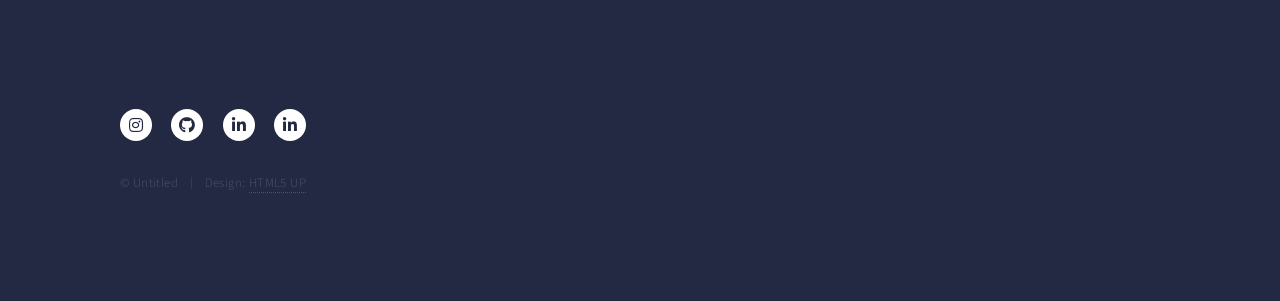
<file: generic.html>
<!DOCTYPE HTML>
<!--
	Forty by HTML5 UP
	html5up.net | @ajlkn
	Free for personal and commercial use under the CCA 3.0 license (html5up.net/license)
-->
<html>
	<head>
		<title>Generic - Forty by HTML5 UP</title>
		<meta charset="utf-8" />
		<meta name="viewport" content="width=device-width, initial-scale=1, user-scalable=no" />
		<link rel="stylesheet" href="assets/css/main.css" />
		<noscript><link rel="stylesheet" href="assets/css/noscript.css" /></noscript>
	</head>
	<body class="is-preload">

		<!-- Wrapper -->
			<div id="wrapper">

				<!-- Header -->
					<header id="header" class="alt">
						<a href="index.html" class="logo"><strong>Home</strong></a>
						<nav>
							<a href="#menu">Menu</a>
						</nav>
					</header>

				<!-- Menu -->
					<nav id="menu">
						<ul class="links">
							<li><a href="index.html">Home</a></li>
							<li><a href="landing.html">Landing</a></li>
							<li><a href="generic.html">Generic</a></li>
							<li><a href="elements.html">Elements</a></li>
						</ul>
						<ul class="actions stacked">
							<li><a href="#" class="button primary fit">Get Started</a></li>
							<li><a href="#" class="button fit">Log In</a></li>
						</ul>
					</nav>

				<!-- Main -->
					<div id="main" class="alt">

						<!-- One -->
							<section id="one">
								<div class="inner">
									<header class="major">
										<h1>Generic</h1>
									</header>
									<span class="image main"><img src="images/pic11.jpg" alt="" /></span>
									<p>Donec eget ex magna. Interdum et malesuada fames ac ante ipsum primis in faucibus. Pellentesque venenatis dolor imperdiet dolor mattis sagittis. Praesent rutrum sem diam, vitae egestas enim auctor sit amet. Pellentesque leo mauris, consectetur id ipsum sit amet, fergiat. Pellentesque in mi eu massa lacinia malesuada et a elit. Donec urna ex, lacinia in purus ac, pretium pulvinar mauris. Curabitur sapien risus, commodo eget turpis at, elementum convallis elit. Pellentesque enim turpis, hendrerit.</p>
									<p>Lorem ipsum dolor sit amet, consectetur adipiscing elit. Duis dapibus rutrum facilisis. Class aptent taciti sociosqu ad litora torquent per conubia nostra, per inceptos himenaeos. Etiam tristique libero eu nibh porttitor fermentum. Nullam venenatis erat id vehicula viverra. Nunc ultrices eros ut ultricies condimentum. Mauris risus lacus, blandit sit amet venenatis non, bibendum vitae dolor. Nunc lorem mauris, fringilla in aliquam at, euismod in lectus. Pellentesque habitant morbi tristique senectus et netus et malesuada fames ac turpis egestas. In non lorem sit amet elit placerat maximus. Pellentesque aliquam maximus risus, vel sed vehicula.</p>
									<p>Interdum et malesuada fames ac ante ipsum primis in faucibus. Pellentesque venenatis dolor imperdiet dolor mattis sagittis. Praesent rutrum sem diam, vitae egestas enim auctor sit amet. Pellentesque leo mauris, consectetur id ipsum sit amet, fersapien risus, commodo eget turpis at, elementum convallis elit. Pellentesque enim turpis, hendrerit tristique lorem ipsum dolor.</p>
								</div>
							</section>

					</div>

				<!-- Contact -->
					<section id="contact">
						<div class="inner">
							<section>
								<form method="post" action="#">
									<div class="fields">
										<div class="field half">
											<label for="name">Name</label>
											<input type="text" name="name" id="name" />
										</div>
										<div class="field half">
											<label for="email">Email</label>
											<input type="text" name="email" id="email" />
										</div>
										<div class="field">
											<label for="message">Message</label>
											<textarea name="message" id="message" rows="6"></textarea>
										</div>
									</div>
									<ul class="actions">
										<li><input type="submit" value="Send Message" class="primary" /></li>
										<li><input type="reset" value="Clear" /></li>
									</ul>
								</form>
							</section>
							<section class="split">
								<section>
									<div class="contact-method">
										<span class="icon solid alt fa-envelope"></span>
										<h3>Email</h3>
										<a href="#">information@untitled.tld</a>
									</div>
								</section>
								<section>
									<div class="contact-method">
										<span class="icon solid alt fa-phone"></span>
										<h3>Phone</h3>
										<span>(000) 000-0000 x12387</span>
									</div>
								</section>
								<section>
									<div class="contact-method">
										<span class="icon solid alt fa-home"></span>
										<h3>Address</h3>
										<span>1234 Somewhere Road #5432<br />
										Nashville, TN 00000<br />
										United States of America</span>
									</div>
								</section>
							</section>
						</div>
					</section>

				<!-- Footer -->
					<footer id="footer">
						<div class="inner">
							<ul class="icons">
								<li><a href="https://www.instagram.com/ftf_cad/" class="icon brands alt fa-instagram"><span class="label">Instagram</span></a></li>
								<li><a href="https://github.com/felttipfaerie/" class="icon brands alt fa-github"><span class="label">GitHub</span></a></li>
								<li><a href="https://www.linkedin.com/in/felttipfaerie/" class="icon brands alt fa-linkedin-in"><span class="label">LinkedIn</span></a></li>
								<li><a href="https://www.felttipfairy.com" class="icon brands alt fa-linkedin-in"><span class="label">Website</span></a></li>
							</ul>
							<ul class="copyright">
								<li>&copy; Untitled</li><li>Design: <a href="https://html5up.net">HTML5 UP</a></li>
							</ul>
						</div>
					</footer>

			</div>

		<!-- Scripts -->
			<script src="assets/js/jquery.min.js"></script>
			<script src="assets/js/jquery.scrolly.min.js"></script>
			<script src="assets/js/jquery.scrollex.min.js"></script>
			<script src="assets/js/browser.min.js"></script>
			<script src="assets/js/breakpoints.min.js"></script>
			<script src="assets/js/util.js"></script>
			<script src="assets/js/main.js"></script>

	</body>
</html>
</file>
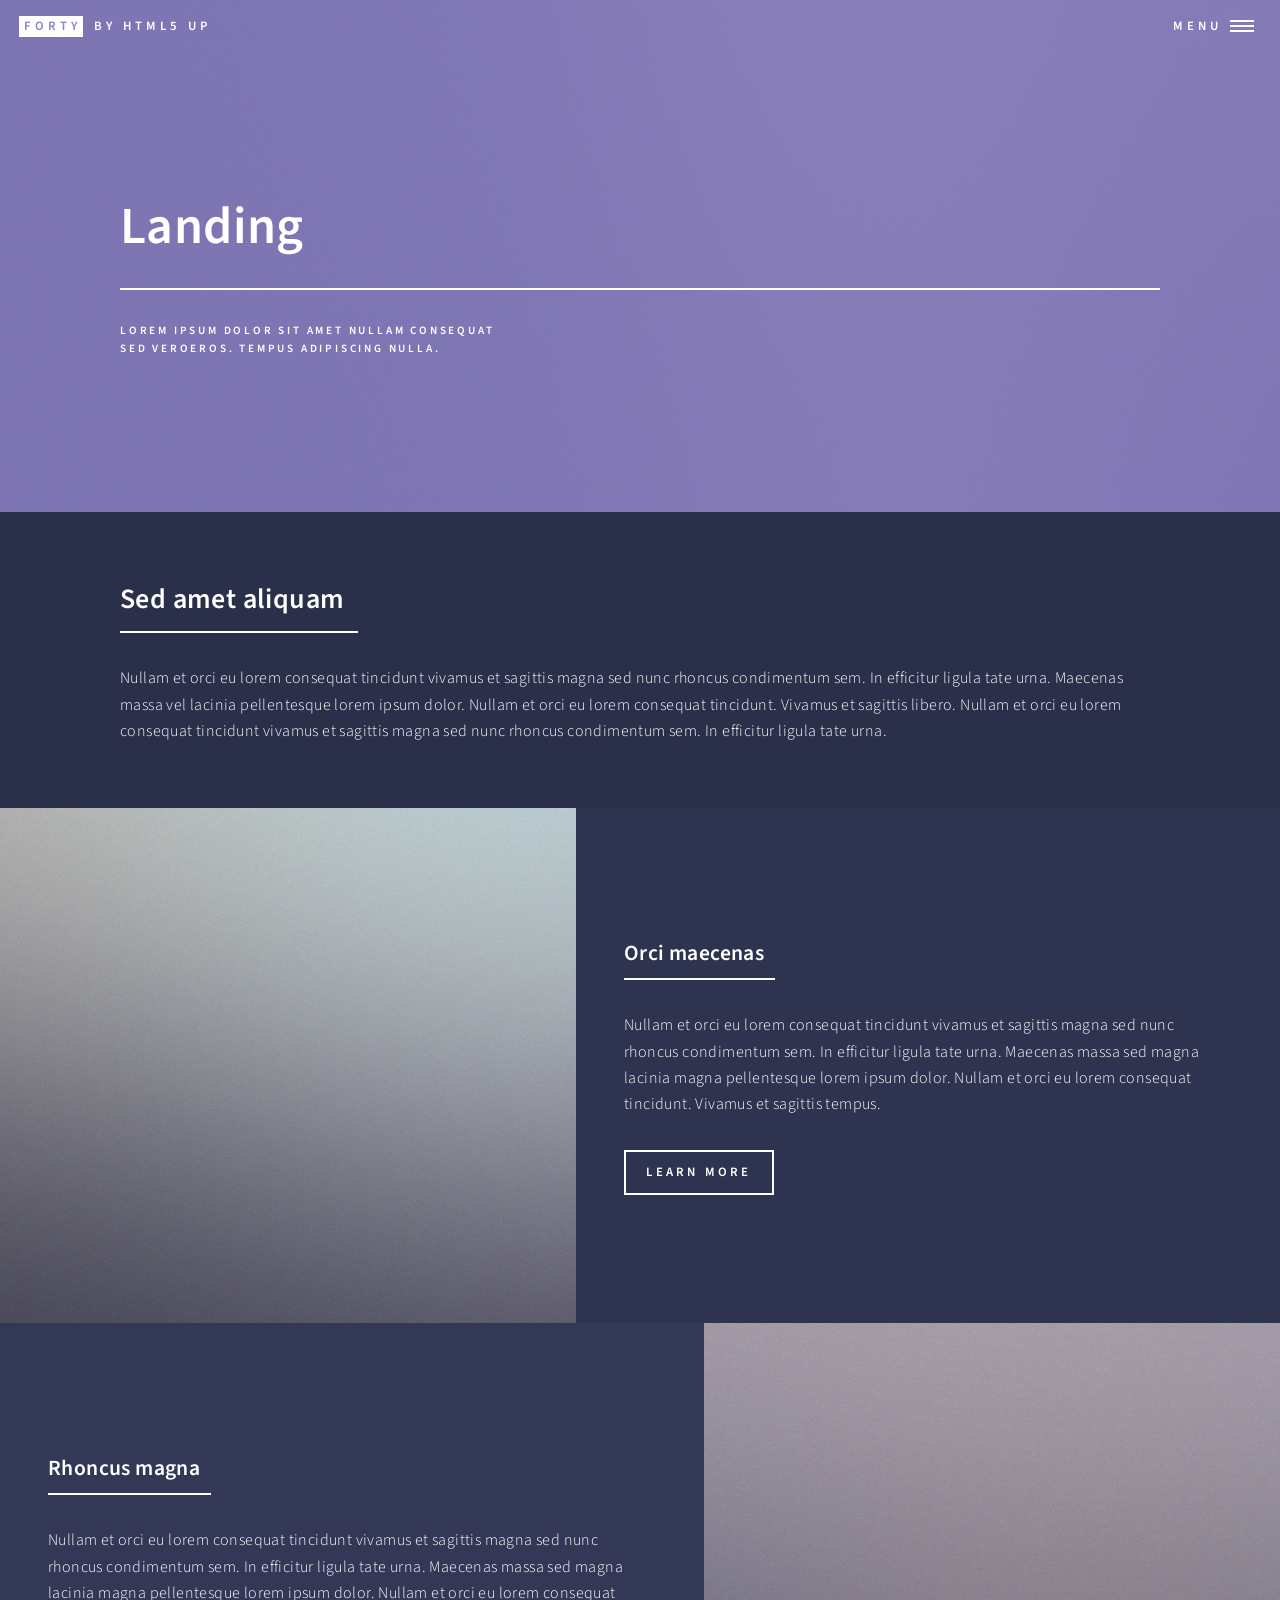
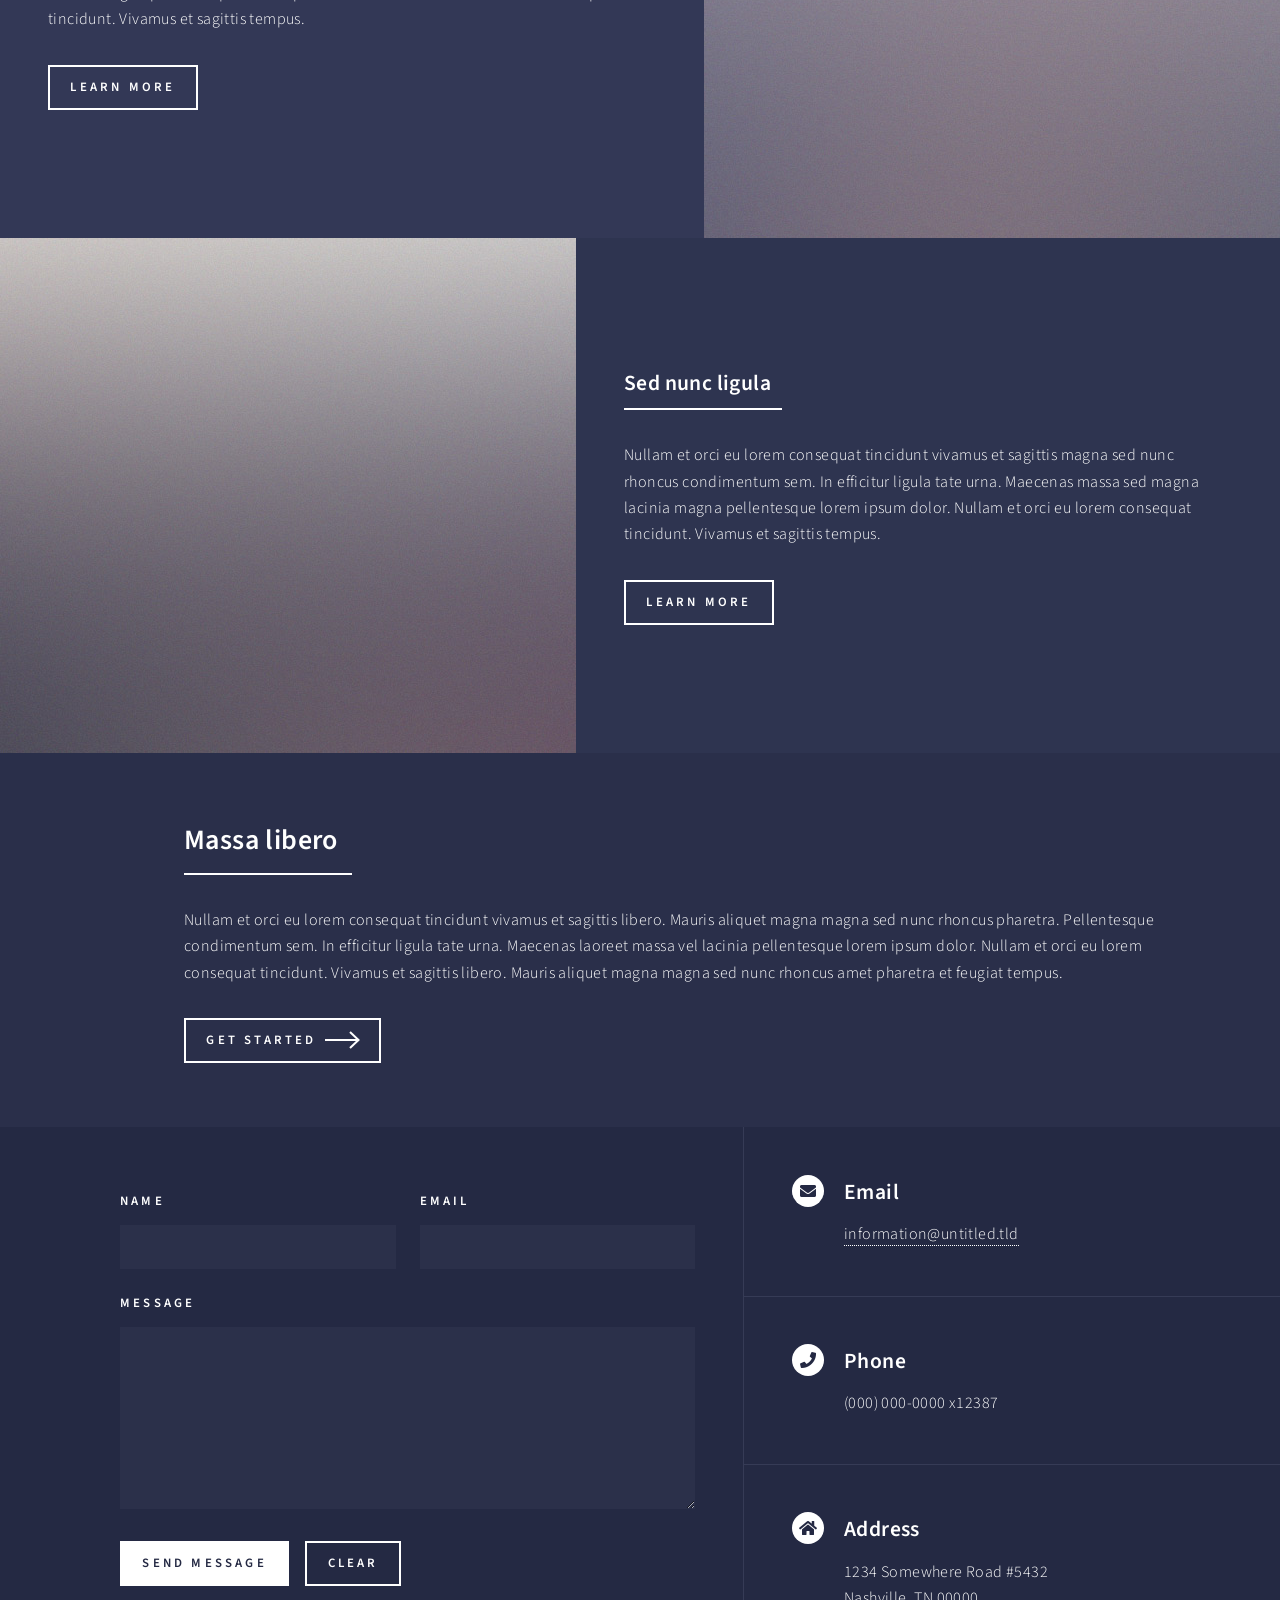
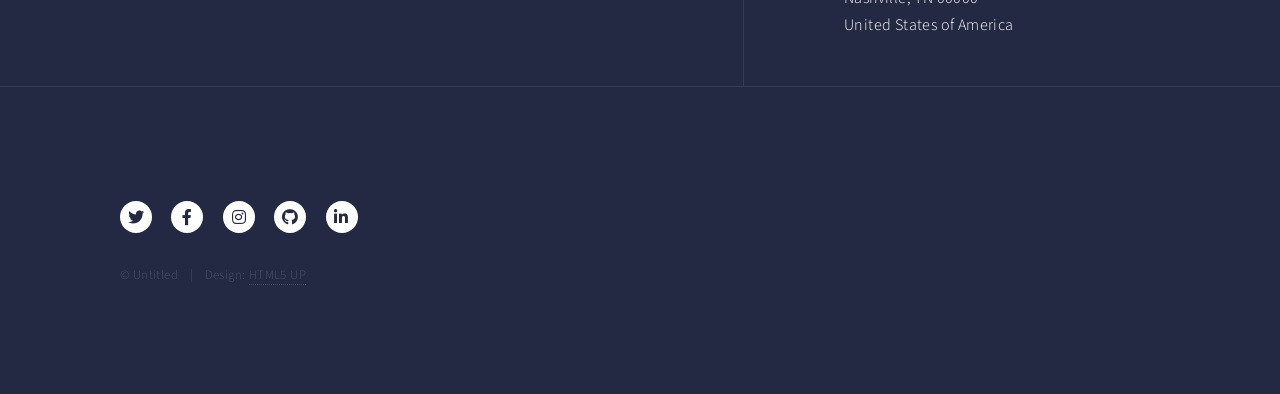
<file: landing.html>
<!DOCTYPE HTML>
<!--
	Forty by HTML5 UP
	html5up.net | @ajlkn
	Free for personal and commercial use under the CCA 3.0 license (html5up.net/license)
-->
<html>
	<head>
		<title>Landing - Forty by HTML5 UP</title>
		<meta charset="utf-8" />
		<meta name="viewport" content="width=device-width, initial-scale=1, user-scalable=no" />
		<link rel="stylesheet" href="assets/css/main.css" />
		<noscript><link rel="stylesheet" href="assets/css/noscript.css" /></noscript>
	</head>
	<body class="is-preload">

		<!-- Wrapper -->
			<div id="wrapper">

				<!-- Header -->
				<!-- Note: The "styleN" class below should match that of the banner element. -->
					<header id="header" class="alt style2">
						<a href="index.html" class="logo"><strong>Forty</strong> <span>by HTML5 UP</span></a>
						<nav>
							<a href="#menu">Menu</a>
						</nav>
					</header>

				<!-- Menu -->
					<nav id="menu">
						<ul class="links">
							<li><a href="index.html">Home</a></li>
							<li><a href="landing.html">Landing</a></li>
							<li><a href="generic.html">Generic</a></li>
							<li><a href="elements.html">Elements</a></li>
						</ul>
						<ul class="actions stacked">
							<li><a href="#" class="button primary fit">Get Started</a></li>
							<li><a href="#" class="button fit">Log In</a></li>
						</ul>
					</nav>

				<!-- Banner -->
				<!-- Note: The "styleN" class below should match that of the header element. -->
					<section id="banner" class="style2">
						<div class="inner">
							<span class="image">
								<img src="images/pic07.jpg" alt="" />
							</span>
							<header class="major">
								<h1>Landing</h1>
							</header>
							<div class="content">
								<p>Lorem ipsum dolor sit amet nullam consequat<br />
								sed veroeros. tempus adipiscing nulla.</p>
							</div>
						</div>
					</section>

				<!-- Main -->
					<div id="main">

						<!-- One -->
							<section id="one">
								<div class="inner">
									<header class="major">
										<h2>Sed amet aliquam</h2>
									</header>
									<p>Nullam et orci eu lorem consequat tincidunt vivamus et sagittis magna sed nunc rhoncus condimentum sem. In efficitur ligula tate urna. Maecenas massa vel lacinia pellentesque lorem ipsum dolor. Nullam et orci eu lorem consequat tincidunt. Vivamus et sagittis libero. Nullam et orci eu lorem consequat tincidunt vivamus et sagittis magna sed nunc rhoncus condimentum sem. In efficitur ligula tate urna.</p>
								</div>
							</section>

						<!-- Two -->
							<section id="two" class="spotlights">
								<section>
									<a href="generic.html" class="image">
										<img src="images/pic08.jpg" alt="" data-position="center center" />
									</a>
									<div class="content">
										<div class="inner">
											<header class="major">
												<h3>Orci maecenas</h3>
											</header>
											<p>Nullam et orci eu lorem consequat tincidunt vivamus et sagittis magna sed nunc rhoncus condimentum sem. In efficitur ligula tate urna. Maecenas massa sed magna lacinia magna pellentesque lorem ipsum dolor. Nullam et orci eu lorem consequat tincidunt. Vivamus et sagittis tempus.</p>
											<ul class="actions">
												<li><a href="generic.html" class="button">Learn more</a></li>
											</ul>
										</div>
									</div>
								</section>
								<section>
									<a href="generic.html" class="image">
										<img src="images/pic09.jpg" alt="" data-position="top center" />
									</a>
									<div class="content">
										<div class="inner">
											<header class="major">
												<h3>Rhoncus magna</h3>
											</header>
											<p>Nullam et orci eu lorem consequat tincidunt vivamus et sagittis magna sed nunc rhoncus condimentum sem. In efficitur ligula tate urna. Maecenas massa sed magna lacinia magna pellentesque lorem ipsum dolor. Nullam et orci eu lorem consequat tincidunt. Vivamus et sagittis tempus.</p>
											<ul class="actions">
												<li><a href="generic.html" class="button">Learn more</a></li>
											</ul>
										</div>
									</div>
								</section>
								<section>
									<a href="generic.html" class="image">
										<img src="images/pic10.jpg" alt="" data-position="25% 25%" />
									</a>
									<div class="content">
										<div class="inner">
											<header class="major">
												<h3>Sed nunc ligula</h3>
											</header>
											<p>Nullam et orci eu lorem consequat tincidunt vivamus et sagittis magna sed nunc rhoncus condimentum sem. In efficitur ligula tate urna. Maecenas massa sed magna lacinia magna pellentesque lorem ipsum dolor. Nullam et orci eu lorem consequat tincidunt. Vivamus et sagittis tempus.</p>
											<ul class="actions">
												<li><a href="generic.html" class="button">Learn more</a></li>
											</ul>
										</div>
									</div>
								</section>
							</section>

						<!-- Three -->
							<section id="three">
								<div class="inner">
									<header class="major">
										<h2>Massa libero</h2>
									</header>
									<p>Nullam et orci eu lorem consequat tincidunt vivamus et sagittis libero. Mauris aliquet magna magna sed nunc rhoncus pharetra. Pellentesque condimentum sem. In efficitur ligula tate urna. Maecenas laoreet massa vel lacinia pellentesque lorem ipsum dolor. Nullam et orci eu lorem consequat tincidunt. Vivamus et sagittis libero. Mauris aliquet magna magna sed nunc rhoncus amet pharetra et feugiat tempus.</p>
									<ul class="actions">
										<li><a href="generic.html" class="button next">Get Started</a></li>
									</ul>
								</div>
							</section>

					</div>

				<!-- Contact -->
					<section id="contact">
						<div class="inner">
							<section>
								<form method="post" action="#">
									<div class="fields">
										<div class="field half">
											<label for="name">Name</label>
											<input type="text" name="name" id="name" />
										</div>
										<div class="field half">
											<label for="email">Email</label>
											<input type="text" name="email" id="email" />
										</div>
										<div class="field">
											<label for="message">Message</label>
											<textarea name="message" id="message" rows="6"></textarea>
										</div>
									</div>
									<ul class="actions">
										<li><input type="submit" value="Send Message" class="primary" /></li>
										<li><input type="reset" value="Clear" /></li>
									</ul>
								</form>
							</section>
							<section class="split">
								<section>
									<div class="contact-method">
										<span class="icon solid alt fa-envelope"></span>
										<h3>Email</h3>
										<a href="#">information@untitled.tld</a>
									</div>
								</section>
								<section>
									<div class="contact-method">
										<span class="icon solid alt fa-phone"></span>
										<h3>Phone</h3>
										<span>(000) 000-0000 x12387</span>
									</div>
								</section>
								<section>
									<div class="contact-method">
										<span class="icon solid alt fa-home"></span>
										<h3>Address</h3>
										<span>1234 Somewhere Road #5432<br />
										Nashville, TN 00000<br />
										United States of America</span>
									</div>
								</section>
							</section>
						</div>
					</section>

				<!-- Footer -->
					<footer id="footer">
						<div class="inner">
							<ul class="icons">
								<li><a href="#" class="icon brands alt fa-twitter"><span class="label">Twitter</span></a></li>
								<li><a href="#" class="icon brands alt fa-facebook-f"><span class="label">Facebook</span></a></li>
								<li><a href="#" class="icon brands alt fa-instagram"><span class="label">Instagram</span></a></li>
								<li><a href="#" class="icon brands alt fa-github"><span class="label">GitHub</span></a></li>
								<li><a href="#" class="icon brands alt fa-linkedin-in"><span class="label">LinkedIn</span></a></li>
							</ul>
							<ul class="copyright">
								<li>&copy; Untitled</li><li>Design: <a href="https://html5up.net">HTML5 UP</a></li>
							</ul>
						</div>
					</footer>

			</div>

		<!-- Scripts -->
			<script src="assets/js/jquery.min.js"></script>
			<script src="assets/js/jquery.scrolly.min.js"></script>
			<script src="assets/js/jquery.scrollex.min.js"></script>
			<script src="assets/js/browser.min.js"></script>
			<script src="assets/js/breakpoints.min.js"></script>
			<script src="assets/js/util.js"></script>
			<script src="assets/js/main.js"></script>

	</body>
</html>
</file>
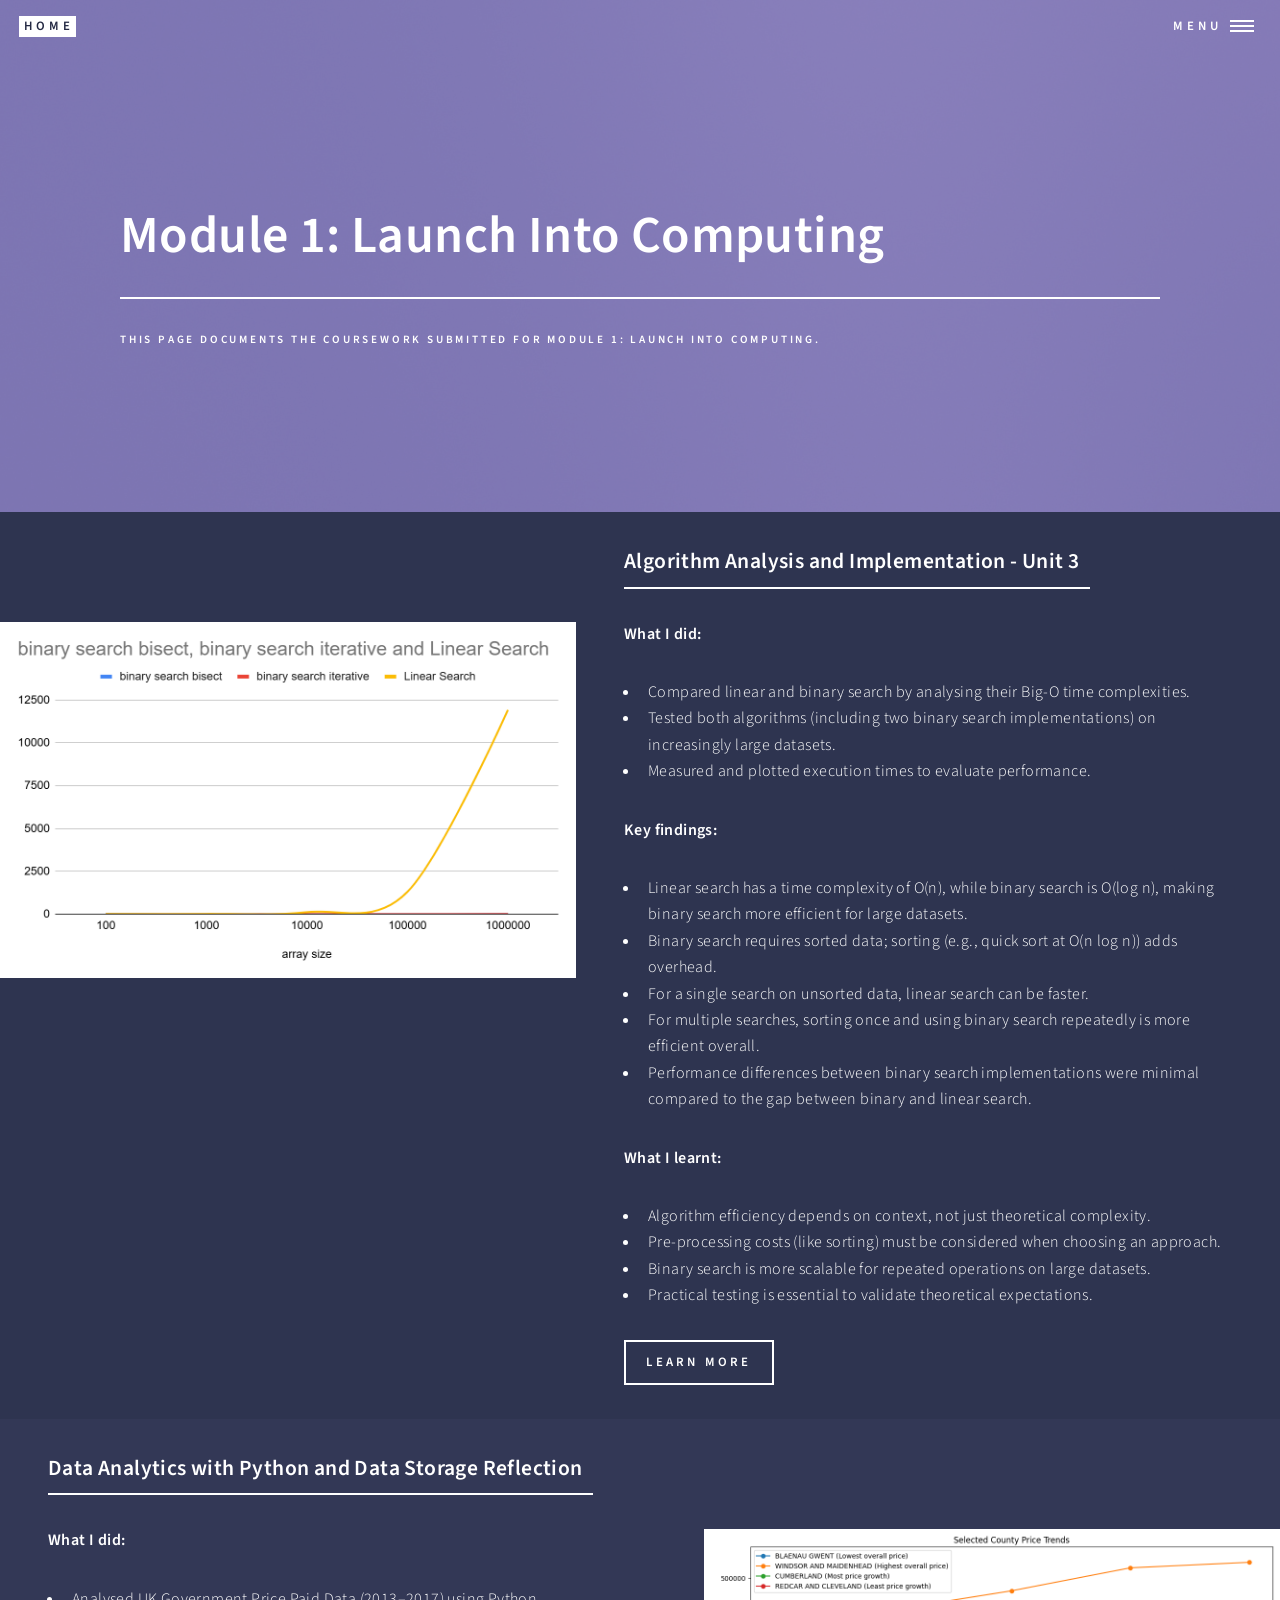
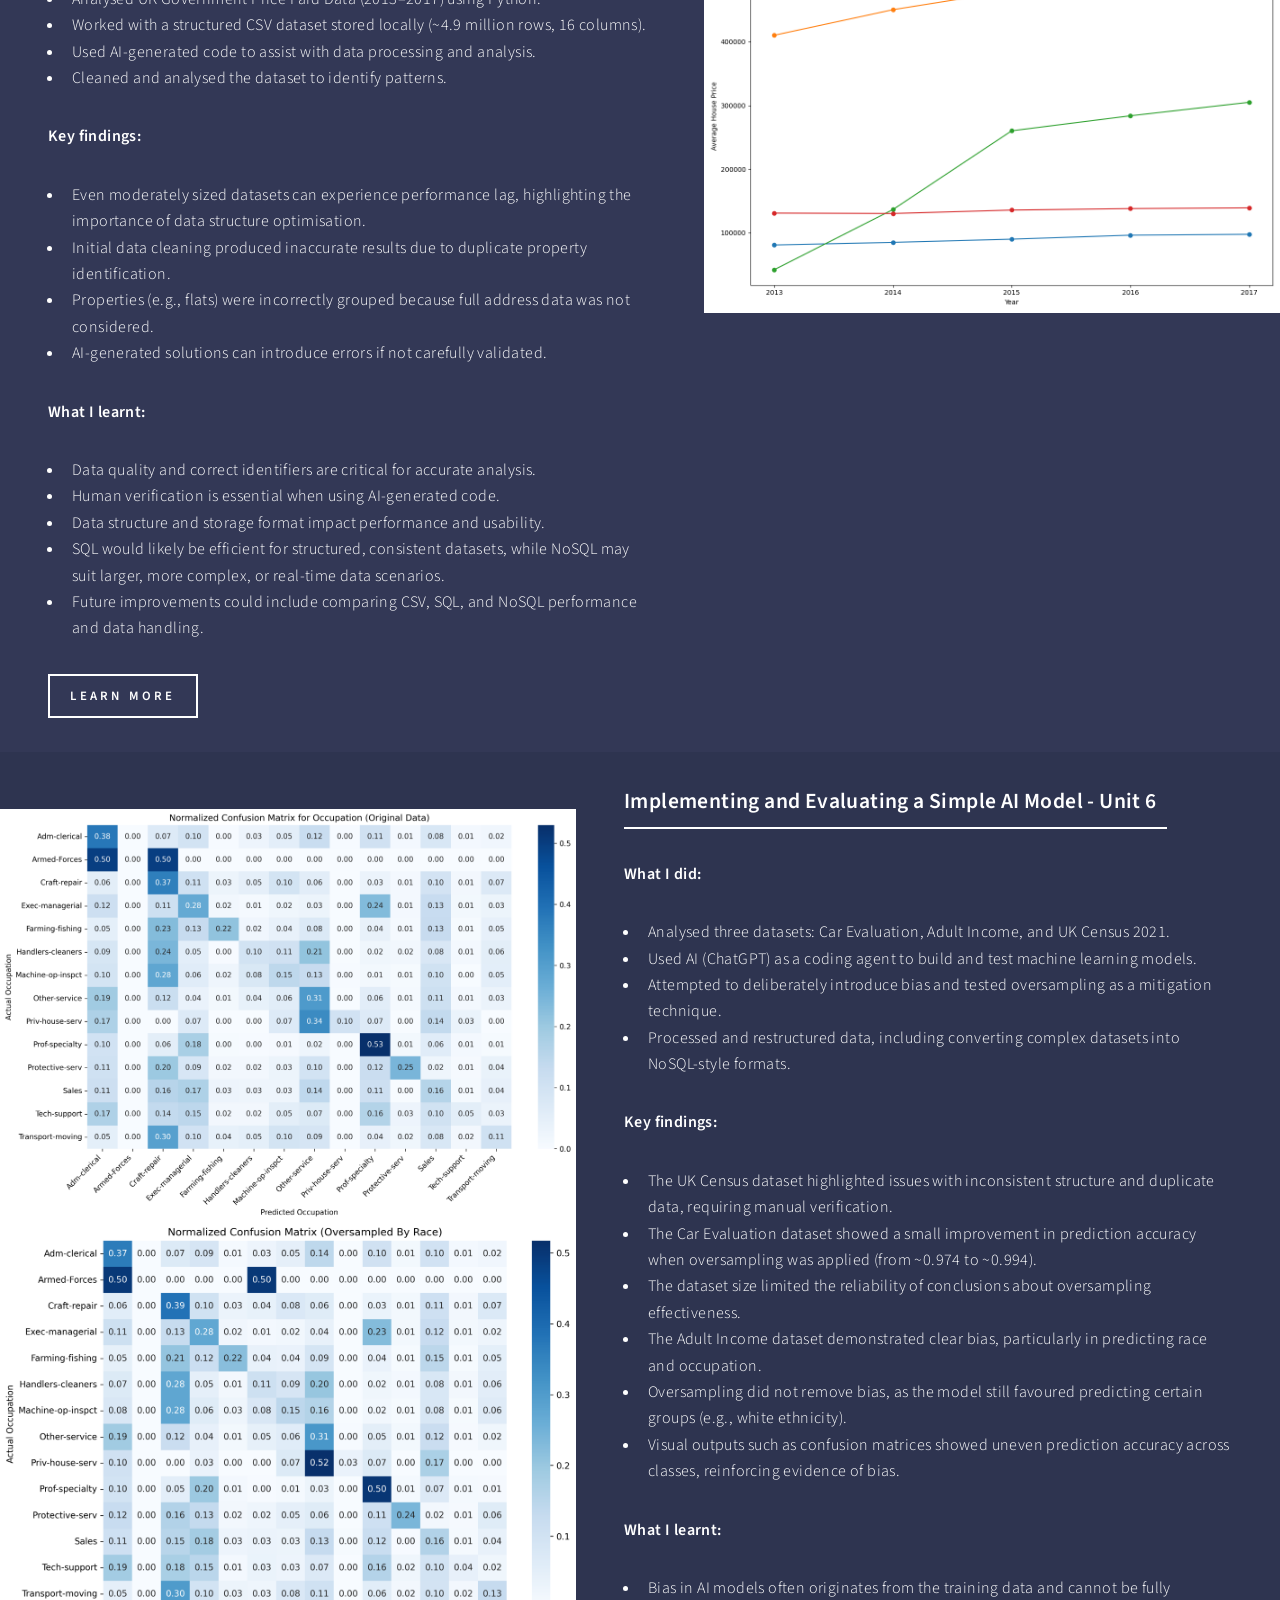
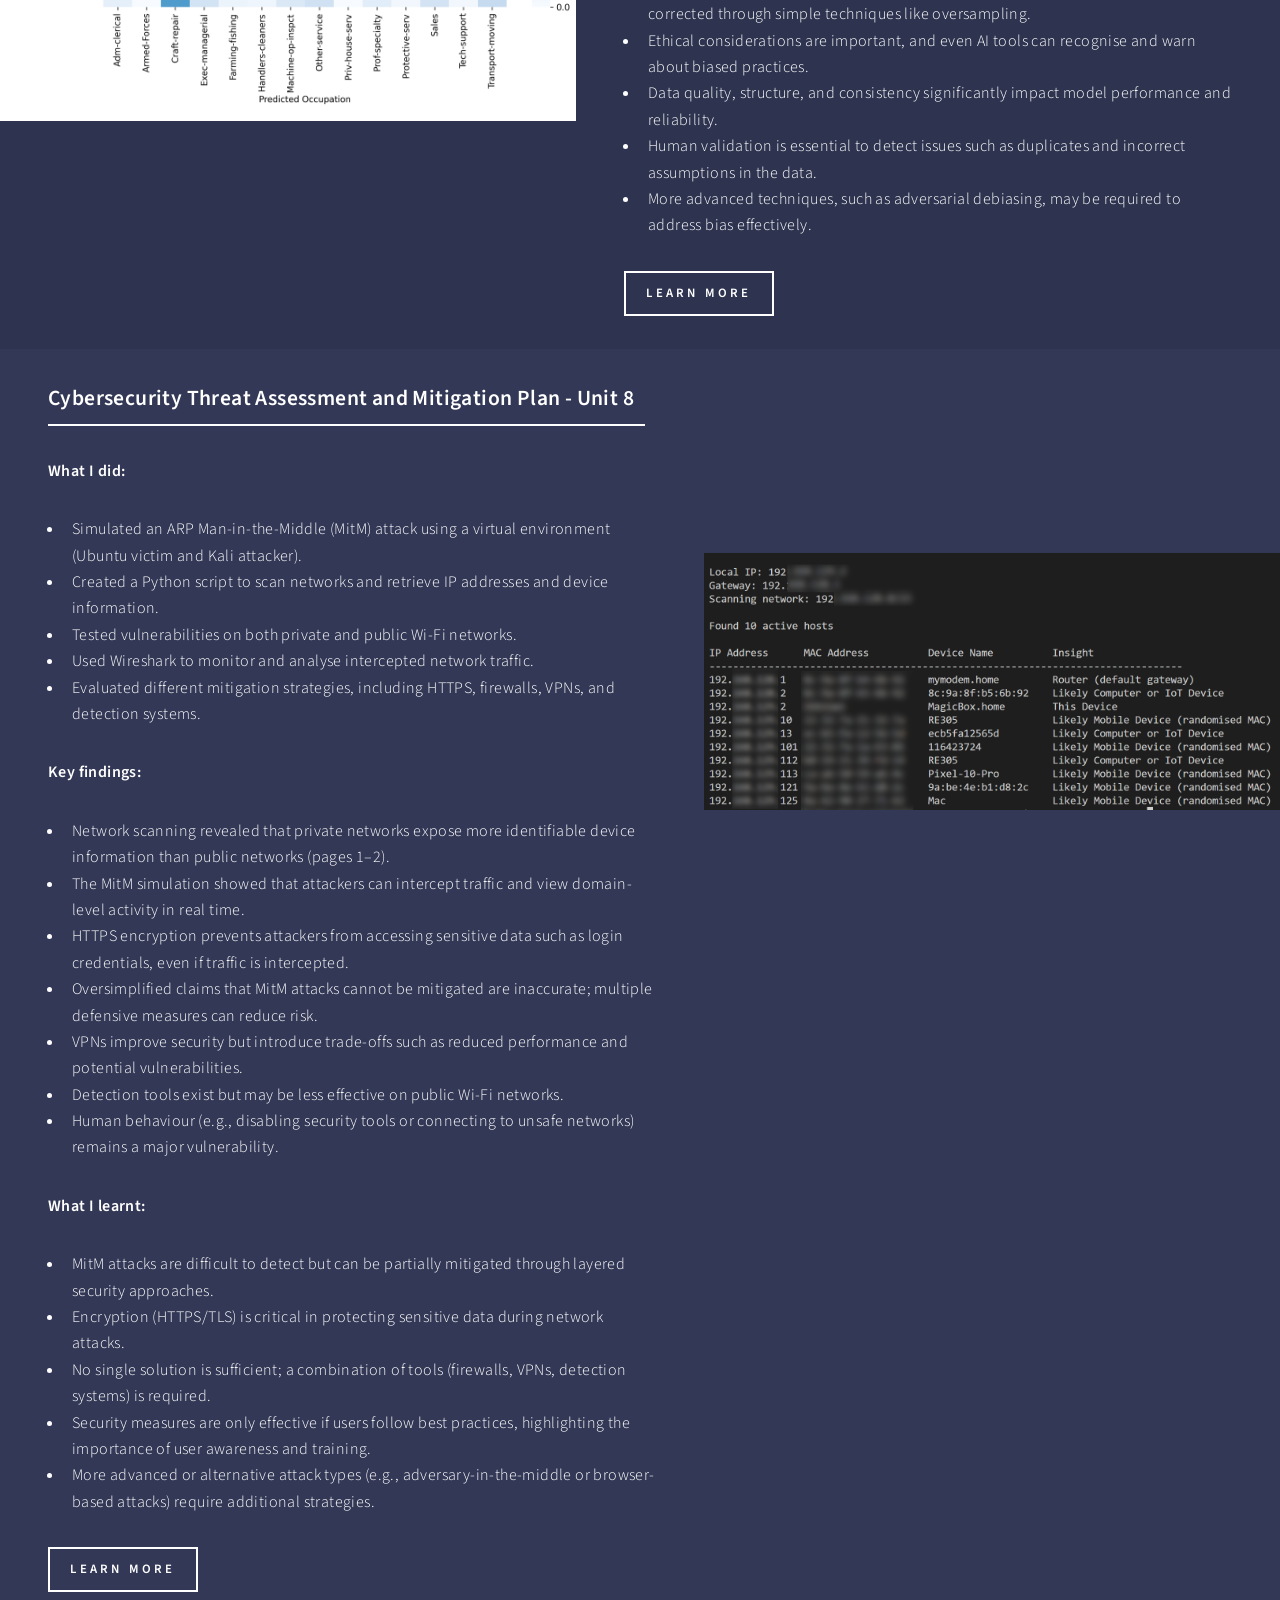
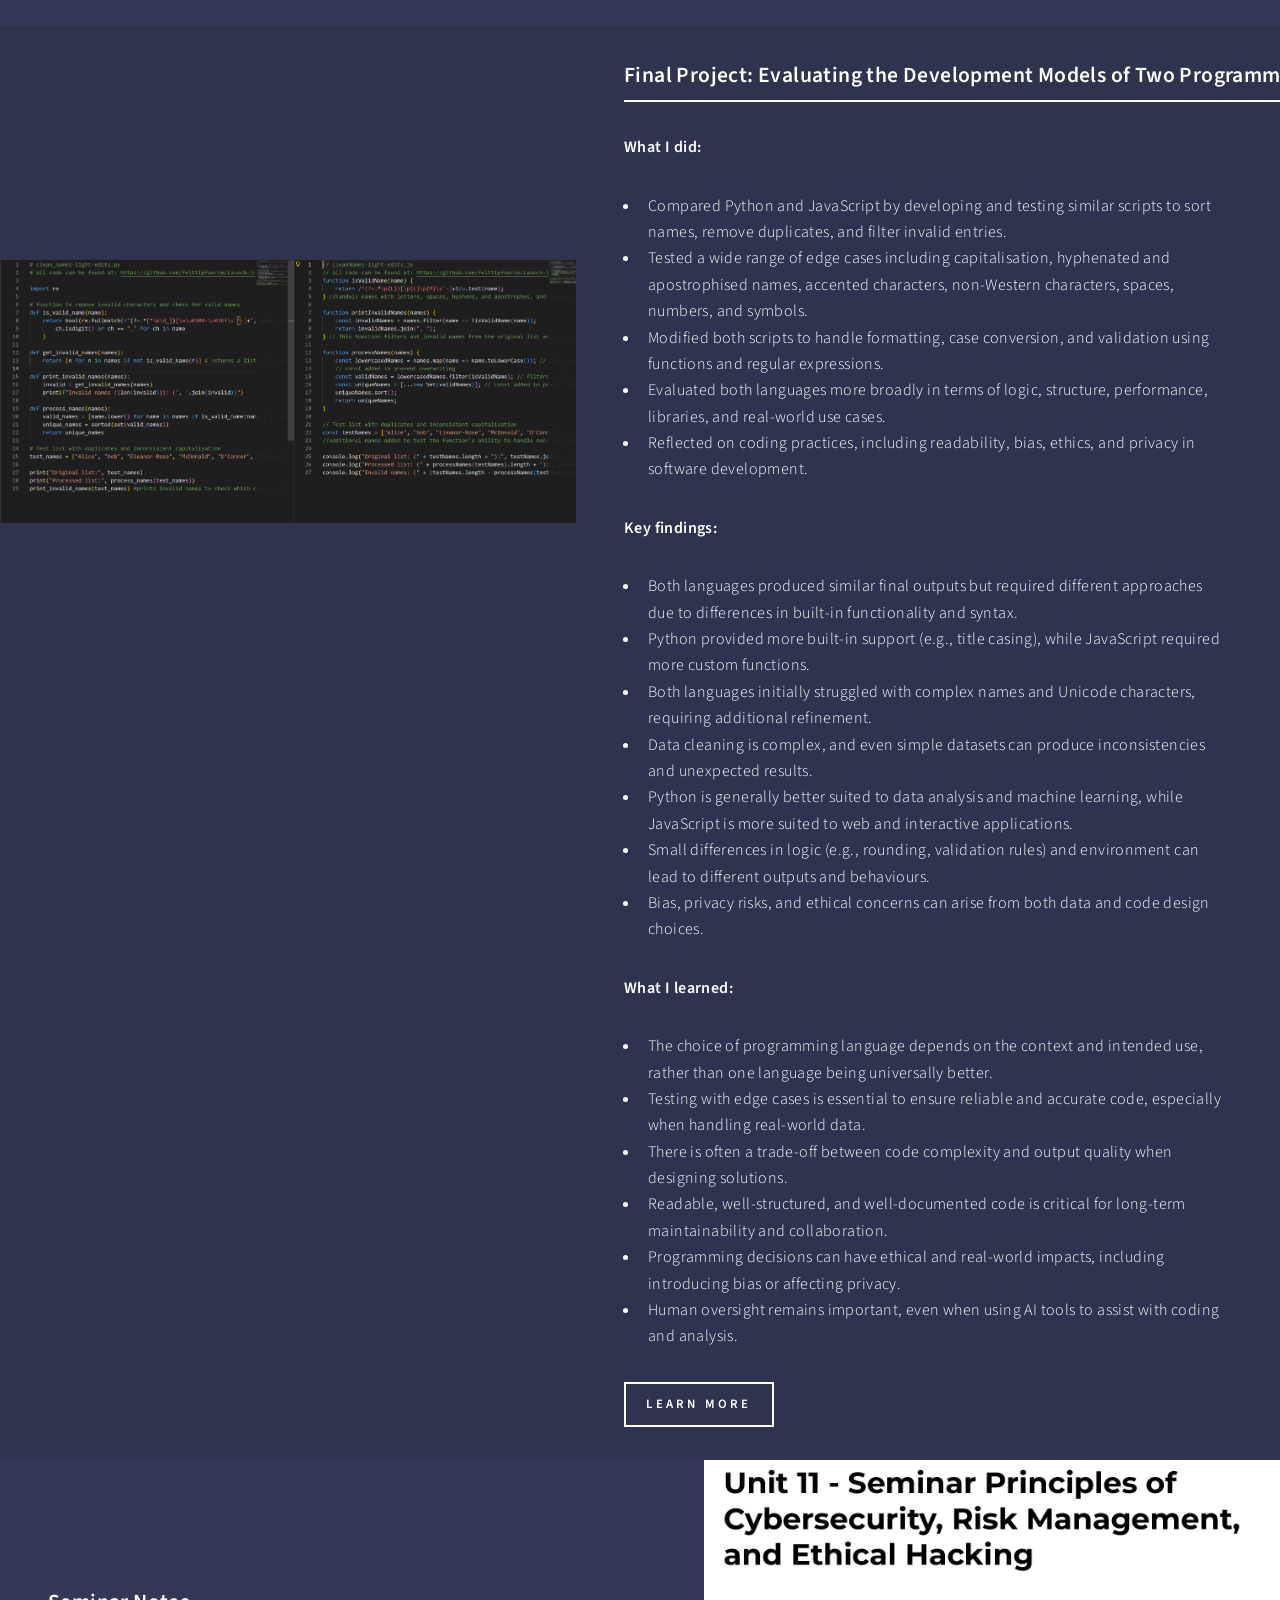
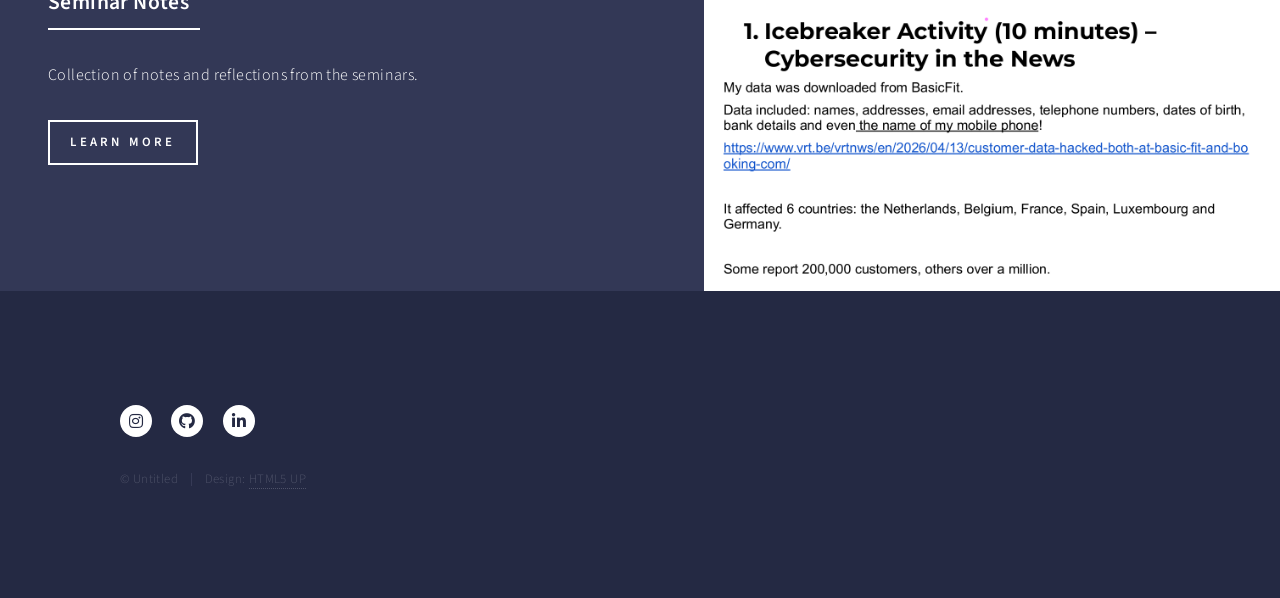
<file: module1.html>
<!DOCTYPE HTML>
<!--
	Forty by HTML5 UP
	html5up.net | @ajlkn
	Free for personal and commercial use under the CCA 3.0 license (html5up.net/license)
-->
<html>
	<head>
		<title>Module 1 Launch Into Computing</title>
		<meta charset="utf-8" />
		<meta name="viewport" content="width=device-width, initial-scale=1, user-scalable=no" />
		<link rel="stylesheet" href="assets/css/main.css" />
		<noscript><link rel="stylesheet" href="assets/css/noscript.css" /></noscript>
	</head>
	<body class="is-preload">

		<!-- Wrapper -->
			<div id="wrapper">

				<!-- Header -->
				<!-- Note: The "styleN" class below should match that of the banner element. -->
					<header id="header" class="alt">
						<a href="index.html" class="logo"><strong>Home</strong></a>
						<nav>
							<a href="#menu">Menu</a>
						</nav>
					</header>

				<!-- Menu -->
					<nav id="menu">
						<ul class="links">
							<li><a href="index.html">Home</a></li>
							<li><a href="landing.html">Landing</a></li>
							<li><a href="generic.html">Generic</a></li>
							<li><a href="elements.html">Elements</a></li>
						</ul>
						<!-- don't need this at the moment
						<ul class="actions stacked">
							<li><a href="#" class="button primary fit">Get Started</a></li>
							<li><a href="#" class="button fit">Log In</a></li>
						</ul>
						-->
					</nav>

				<!-- Banner -->
				<!-- Note: The "styleN" class below should match that of the header element. -->
					<section id="banner" class="style2">
						<div class="inner">
							<span class="image">
								<img src="images/pic07.jpg" alt="" />
							</span>
							<header class="major">
								<h1>Module 1: Launch Into Computing</h1>
							</header>
							<div class="content">
								<p>This page documents the coursework submitted for Module 1: Launch Into Computing.</p>
							</div>
						</div>
					</section>

				<!-- Main -->
					<div id="main"> 
						<!-- One -->
						 <!-- I do not need the content below at the moment, but I will keep it here for reference.
							<section id="one">
								<div class="inner">
									<header class="major">
										<h2>Algorithm Analysis and Implementation - Unit 3</h2>
									</header>
									<p>Note from Seminar 1.</p>
								</div>
							</section>
							-->

						<!-- Two -->
							<section id="two" class="spotlights">
								<section>
									<a href="https://github.com/felttipfaerie/Launch-Into-Computing/tree/master/coursework/binary_search" class="image">
										<img src="images/unit3-graph.png" alt="" data-position="center center" />
									</a>
									<div class="content">
										<div class="inner">
											<header class="major">
												<h3>Algorithm Analysis and Implementation - Unit 3</h3>
											</header>
											<p><strong>What I did:</strong>
												<ul>
													<li>Compared linear and binary search by analysing their Big-O time complexities.</li>
													<li>Tested both algorithms (including two binary search implementations) on increasingly large datasets.</li>
													<li>Measured and plotted execution times to evaluate performance.</li>
												</ul>
											</p>

											<p><strong>Key findings:</strong>
												<ul>
													<li>Linear search has a time complexity of O(n), while binary search is O(log n), making binary search more efficient for large datasets.</li>
													<li>Binary search requires sorted data; sorting (e.g., quick sort at O(n log n)) adds overhead.</li>
													<li>For a single search on unsorted data, linear search can be faster.</li>
													<li>For multiple searches, sorting once and using binary search repeatedly is more efficient overall.</li>
													<li>Performance differences between binary search implementations were minimal compared to the gap between binary and linear search.</li>
												</ul>
											</p>

											<p><strong>What I learnt:</strong>
												<ul>
													<li>Algorithm efficiency depends on context, not just theoretical complexity.</li>
													<li>Pre-processing costs (like sorting) must be considered when choosing an approach.</li>
													<li>Binary search is more scalable for repeated operations on large datasets.</li>
													<li>Practical testing is essential to validate theoretical expectations.</li>
												</ul>
											</p>
											<ul class="actions">
												<li><a href="https://github.com/felttipfaerie/Launch-Into-Computing/tree/master/coursework/binary_search" class="button">Learn more</a></li>
											</ul>
										</div>
									</div>
								</section>
								<section>
									<a href="https://github.com/felttipfaerie/Launch-Into-Computing/tree/master/coursework/house-price-data" class="image">
										<img src="images/county_selected_trends.png" alt="" data-position="top center" />
									</a>
									<div class="content">
										<div class="inner">
											<header class="major">
												<h3>Data Analytics with Python and Data Storage Reflection</h3>
											</header>
											<p><strong>What I did:</strong>
												<ul>
													<li>Analysed UK Government Price Paid Data (2013–2017) using Python.</li>
													<li>Worked with a structured CSV dataset stored locally (~4.9 million rows, 16 columns).</li>
													<li>Used AI-generated code to assist with data processing and analysis.</li>
													<li>Cleaned and analysed the dataset to identify patterns.</li>
												</ul>
											</p>
											<p><strong>Key findings:</strong>
												<ul>
													<li>Even moderately sized datasets can experience performance lag, highlighting the importance of data structure optimisation.</li>
													<li>Initial data cleaning produced inaccurate results due to duplicate property identification.</li>
													<li>Properties (e.g., flats) were incorrectly grouped because full address data was not considered.</li>
													<li>AI-generated solutions can introduce errors if not carefully validated.</li>
												</ul>
											</p>
											<p><strong>What I learnt:</strong>
												<ul>
													<li>Data quality and correct identifiers are critical for accurate analysis.</li>
													<li>Human verification is essential when using AI-generated code.</li>
													<li>Data structure and storage format impact performance and usability.</li>
													<li>SQL would likely be efficient for structured, consistent datasets, while NoSQL may suit larger, more complex, or real-time data scenarios.</li>
													<li>Future improvements could include comparing CSV, SQL, and NoSQL performance and data handling.</li>
												</ul>
											</p>
											<ul class="actions">
												<li><a href="https://github.com/felttipfaerie/Launch-Into-Computing/tree/master/coursework/house-price-data" class="button">Learn more</a></li>
											</ul>
										</div>
									</div>
								</section>
								<section>
									<a href="https://github.com/felttipfaerie/Launch-Into-Computing/tree/master/coursework/Data%20Analysis" class="image">
										<img src="images/oversampling.png" alt="" data-position="25% 25%" />
									</a>
									<div class="content">
										<div class="inner">
											<header class="major">
												<h3>Implementing and Evaluating a Simple AI Model - Unit 6</h3>
											</header>
											<p><strong>What I did:</strong>
												<ul>
													<li>Analysed three datasets: Car Evaluation, Adult Income, and UK Census 2021.</li>
													<li>Used AI (ChatGPT) as a coding agent to build and test machine learning models.</li>
													<li>Attempted to deliberately introduce bias and tested oversampling as a mitigation technique.</li>
													<li>Processed and restructured data, including converting complex datasets into NoSQL-style formats.</li>
												</ul>
											</p>
											<p><strong>Key findings:</strong>
												<ul>
													<li>The UK Census dataset highlighted issues with inconsistent structure and duplicate data, requiring manual verification.</li>
													<li>The Car Evaluation dataset showed a small improvement in prediction accuracy when oversampling was applied (from ~0.974 to ~0.994).</li>
													<li>The dataset size limited the reliability of conclusions about oversampling effectiveness.</li>
													<li>The Adult Income dataset demonstrated clear bias, particularly in predicting race and occupation.</li>
													<li>Oversampling did not remove bias, as the model still favoured predicting certain groups (e.g., white ethnicity).</li>
													<li>Visual outputs such as confusion matrices showed uneven prediction accuracy across classes, reinforcing evidence of bias.</li>
												</ul>
											</p>

											<p><strong>What I learnt:</strong>
												<ul>
													<li>Bias in AI models often originates from the training data and cannot be fully corrected through simple techniques like oversampling.</li>
													<li>Ethical considerations are important, and even AI tools can recognise and warn about biased practices.</li>
													<li>Data quality, structure, and consistency significantly impact model performance and reliability.</li>
													<li>Human validation is essential to detect issues such as duplicates and incorrect assumptions in the data.</li>
													<li>More advanced techniques, such as adversarial debiasing, may be required to address bias effectively.</li>
												</ul>
											</p>
											<ul class="actions">
												<li><a href="https://github.com/felttipfaerie/Launch-Into-Computing/tree/master/coursework/Data%20Analysis" class="button">Learn more</a></li>
											</ul>
										</div>
									</div>
								</section>
								<section>
									<a href="https://github.com/felttipfaerie/Launch-Into-Computing/tree/master/coursework/hack" class="image">
										<img src="images/hack.png" alt="" data-position="top center" />
									</a>
									<div class="content">
										<div class="inner">
											<header class="major">
												<h3>Cybersecurity Threat Assessment and Mitigation Plan - Unit 8</h3>
											</header>
											<p><strong>What I did:</strong>
												<ul>
													<li>Simulated an ARP Man-in-the-Middle (MitM) attack using a virtual environment (Ubuntu victim and Kali attacker).</li>
													<li>Created a Python script to scan networks and retrieve IP addresses and device information.</li>
													<li>Tested vulnerabilities on both private and public Wi-Fi networks.</li>
													<li>Used Wireshark to monitor and analyse intercepted network traffic.</li>
													<li>Evaluated different mitigation strategies, including HTTPS, firewalls, VPNs, and detection systems.</li>
												</ul>
											</p>

											<p><strong>Key findings:</strong>
												<ul>
													<li>Network scanning revealed that private networks expose more identifiable device information than public networks (pages 1–2).</li>
													<li>The MitM simulation showed that attackers can intercept traffic and view domain-level activity in real time.</li>
													<li>HTTPS encryption prevents attackers from accessing sensitive data such as login credentials, even if traffic is intercepted.</li>
													<li>Oversimplified claims that MitM attacks cannot be mitigated are inaccurate; multiple defensive measures can reduce risk.</li>
													<li>VPNs improve security but introduce trade-offs such as reduced performance and potential vulnerabilities.</li>
													<li>Detection tools exist but may be less effective on public Wi-Fi networks.</li>
													<li>Human behaviour (e.g., disabling security tools or connecting to unsafe networks) remains a major vulnerability.</li>
												</ul>
											</p>
											<p><strong>What I learnt:</strong>
												<ul>
													<li>MitM attacks are difficult to detect but can be partially mitigated through layered security approaches.</li>
													<li>Encryption (HTTPS/TLS) is critical in protecting sensitive data during network attacks.</li>
													<li>No single solution is sufficient; a combination of tools (firewalls, VPNs, detection systems) is required.</li>
													<li>Security measures are only effective if users follow best practices, highlighting the importance of user awareness and training.</li>
													<li>More advanced or alternative attack types (e.g., adversary-in-the-middle or browser-based attacks) require additional strategies.</li>
												</ul>
											</p>

											<ul class="actions">
												<li><a href="https://github.com/felttipfaerie/Launch-Into-Computing/tree/master/coursework/hack" class="button">Learn more</a></li>
											</ul>
										</div>
									</div>
								</section>
								<section>
									<a href="https://github.com/felttipfaerie/Launch-Into-Computing/tree/master/coursework/final" class="image">
										<img src="images/script-compare.png" alt="" data-position="center center" />
									</a>
									<div class="content">
										<div class="inner">
											<header class="major">
												<h3>Final Project: Evaluating the Development Models of Two Programming Languages</h3>
											</header>
											<p><strong>What I did:</strong>
												<ul>
													<li>Compared Python and JavaScript by developing and testing similar scripts to sort names, remove duplicates, and filter invalid entries.</li>
													<li>Tested a wide range of edge cases including capitalisation, hyphenated and apostrophised names, accented characters, non-Western characters, spaces, numbers, and symbols.</li>
													<li>Modified both scripts to handle formatting, case conversion, and validation using functions and regular expressions.</li>
													<li>Evaluated both languages more broadly in terms of logic, structure, performance, libraries, and real-world use cases.</li>
													<li>Reflected on coding practices, including readability, bias, ethics, and privacy in software development.</li>
												</ul>
											</p>

											<p><strong>Key findings:</strong>
												<ul>
													<li>Both languages produced similar final outputs but required different approaches due to differences in built-in functionality and syntax.</li>
													<li>Python provided more built-in support (e.g., title casing), while JavaScript required more custom functions.</li>
													<li>Both languages initially struggled with complex names and Unicode characters, requiring additional refinement.</li>
													<li>Data cleaning is complex, and even simple datasets can produce inconsistencies and unexpected results.</li>
													<li>Python is generally better suited to data analysis and machine learning, while JavaScript is more suited to web and interactive applications.</li>
													<li>Small differences in logic (e.g., rounding, validation rules) and environment can lead to different outputs and behaviours.</li>
													<li>Bias, privacy risks, and ethical concerns can arise from both data and code design choices.</li>
												</ul>
											</p>

											<p><strong>What I learned:</strong>
												<ul>
													<li>The choice of programming language depends on the context and intended use, rather than one language being universally better.</li>
													<li>Testing with edge cases is essential to ensure reliable and accurate code, especially when handling real-world data.</li>
													<li>There is often a trade-off between code complexity and output quality when designing solutions.</li>
													<li>Readable, well-structured, and well-documented code is critical for long-term maintainability and collaboration.</li>
													<li>Programming decisions can have ethical and real-world impacts, including introducing bias or affecting privacy.</li>
													<li>Human oversight remains important, even when using AI tools to assist with coding and analysis.</li>
												</ul>
											</p>
											<ul class="actions">
												<li><a href="https://github.com/felttipfaerie/Launch-Into-Computing/tree/master/coursework/final" class="button">Learn more</a></li>
											</ul>
										</div>
									</div>
								</section>
								<section>
									<a href="https://github.com/felttipfaerie/Launch-Into-Computing/tree/master/coursework/Seminar-Notes" class="image">
										<img src="images/notes.png" alt="" data-position="top center" />
									</a>
									<div class="content">
										<div class="inner">
											<header class="major">
												<h3>Seminar Notes</h3>
											</header>
											<p>Collection of notes and reflections from the seminars.
											</p>

											<ul class="actions">
												<li><a href="https://github.com/felttipfaerie/Launch-Into-Computing/tree/master/coursework/Seminar-Notes" class="button">Learn more</a></li>
											</ul>
										</div>
									</div>
								</section>
							</section>

						<!-- Three -->
						 <!-- I do not need the content below at the moment, but I will keep it here for reference.
							<section id="three">
								<div class="inner">
									<header class="major">
										<h2>Massa libero</h2>
									</header>
									<p>Nullam et orci eu lorem consequat tincidunt vivamus et sagittis libero. Mauris aliquet magna magna sed nunc rhoncus pharetra. Pellentesque condimentum sem. In efficitur ligula tate urna. Maecenas laoreet massa vel lacinia pellentesque lorem ipsum dolor. Nullam et orci eu lorem consequat tincidunt. Vivamus et sagittis libero. Mauris aliquet magna magna sed nunc rhoncus amet pharetra et feugiat tempus.</p>
									<ul class="actions">
										<li><a href="generic.html" class="button next">Get Started</a></li>
									</ul>
								</div>
							</section>
							-->

					</div>

				<!-- Contact -->
				 <!-- I do not need the content below at the moment, but I will keep it here for reference. 
					<section id="contact">
						<div class="inner">
							<section>
								<form method="post" action="#">
									<div class="fields">
										<div class="field half">
											<label for="name">Name</label>
											<input type="text" name="name" id="name" />
										</div>
										<div class="field half">
											<label for="email">Email</label>
											<input type="text" name="email" id="email" />
										</div>
										<div class="field">
											<label for="message">Message</label>
											<textarea name="message" id="message" rows="6"></textarea>
										</div>
									</div>
									<ul class="actions">
										<li><input type="submit" value="Send Message" class="primary" /></li>
										<li><input type="reset" value="Clear" /></li>
									</ul>
								</form>
							</section>
							<section class="split">
								<section>
									<div class="contact-method">
										<span class="icon solid alt fa-envelope"></span>
										<h3>Email</h3>
										<a href="#">information@untitled.tld</a>
									</div>
								</section>
								<section>
									<div class="contact-method">
										<span class="icon solid alt fa-phone"></span>
										<h3>Phone</h3>
										<span>(000) 000-0000 x12387</span>
									</div>
								</section>
								<section>
									<div class="contact-method">
										<span class="icon solid alt fa-home"></span>
										<h3>Address</h3>
										<span>1234 Somewhere Road #5432<br />
										Nashville, TN 00000<br />
										United States of America</span>
									</div>
								</section>
							</section>
						</div>
					</section>
				-->

				<!-- Footer -->
					<footer id="footer">
						<div class="inner">
							<ul class="icons">
								<li><a href="https://www.instagram.com/ftf_cad/" class="icon brands alt fa-instagram"><span class="label">Instagram</span></a></li>
								<li><a href="https://github.com/felttipfaerie/" class="icon brands alt fa-github"><span class="label">GitHub</span></a></li>
								<li><a href="https://www.linkedin.com/in/felttipfaerie/" class="icon brands alt fa-linkedin-in"><span class="label">LinkedIn</span></a></li>
							</ul>
							<ul class="copyright">
								<li>&copy; Untitled</li><li>Design: <a href="https://html5up.net">HTML5 UP</a></li>
							</ul>
						</div>
					</footer>

			</div>

		<!-- Scripts -->
			<script src="assets/js/jquery.min.js"></script>
			<script src="assets/js/jquery.scrolly.min.js"></script>
			<script src="assets/js/jquery.scrollex.min.js"></script>
			<script src="assets/js/browser.min.js"></script>
			<script src="assets/js/breakpoints.min.js"></script>
			<script src="assets/js/util.js"></script>
			<script src="assets/js/main.js"></script>

	</body>
</html>
</file>
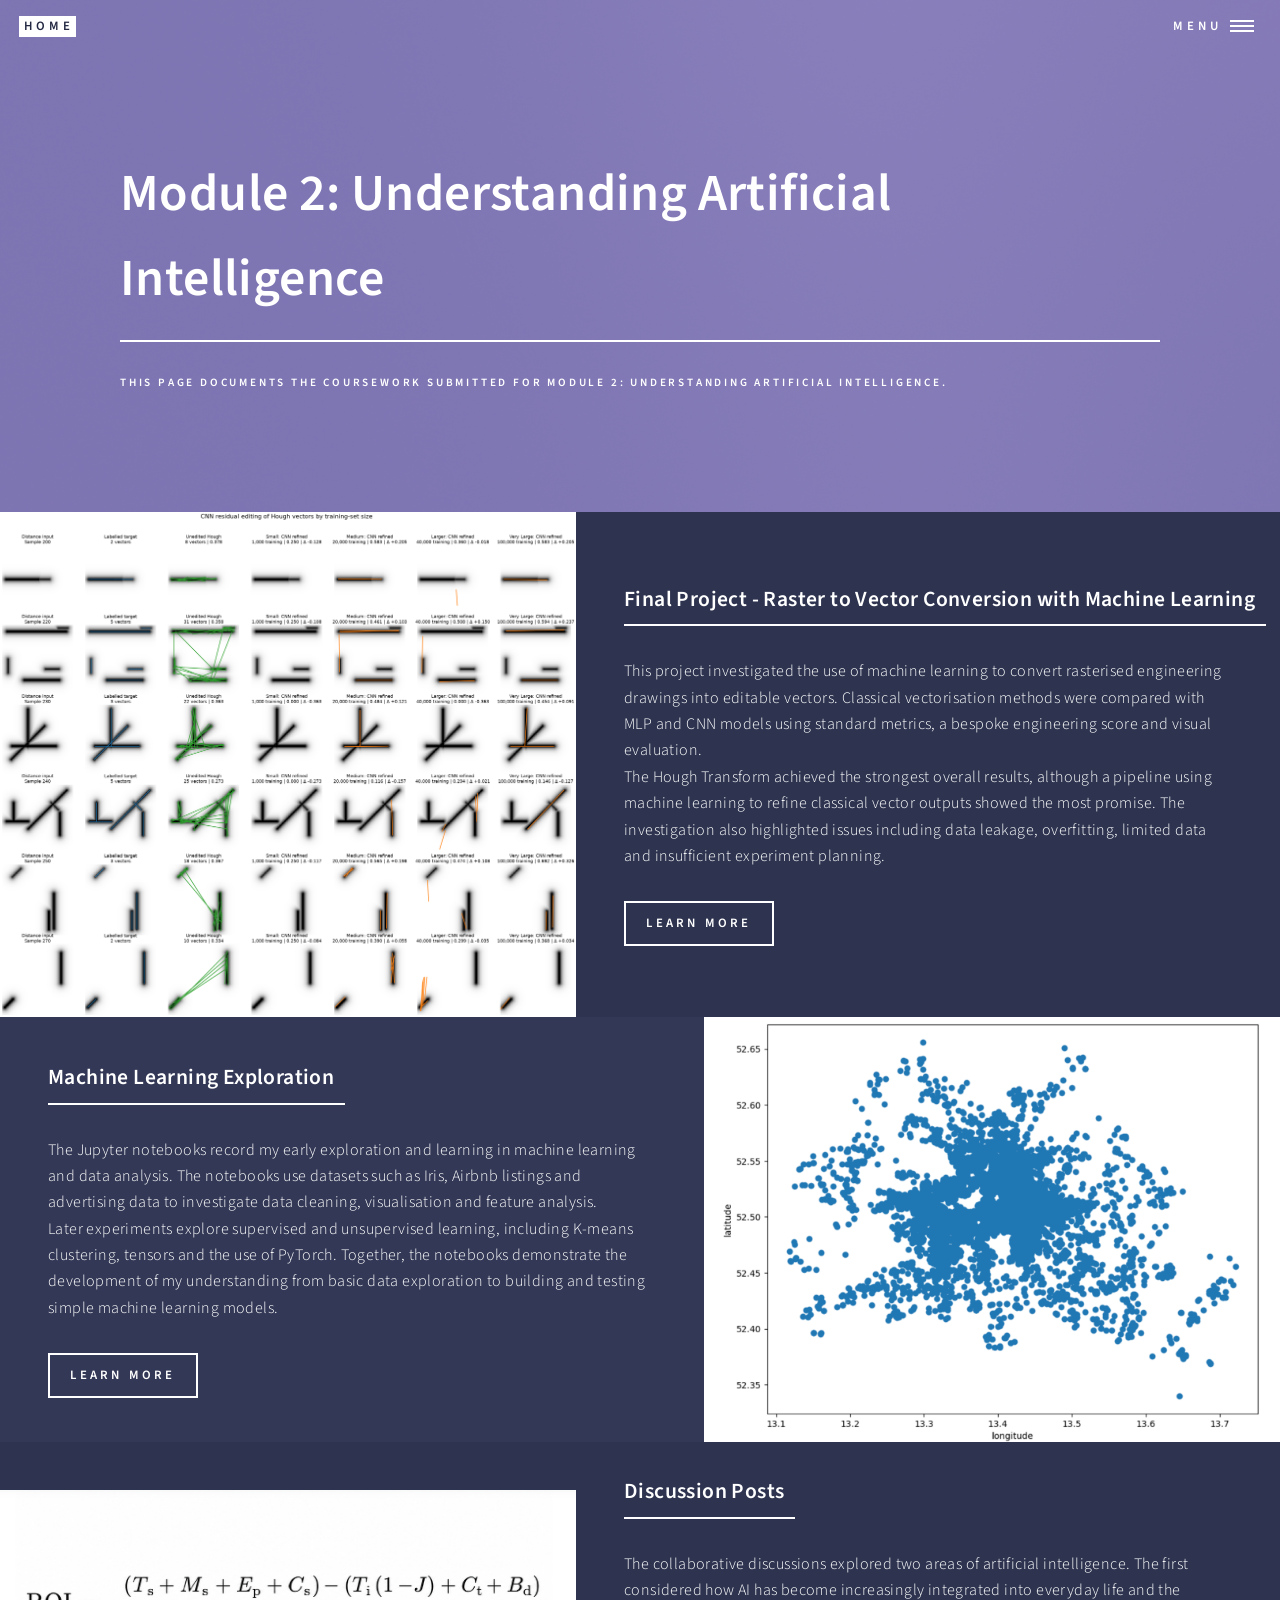
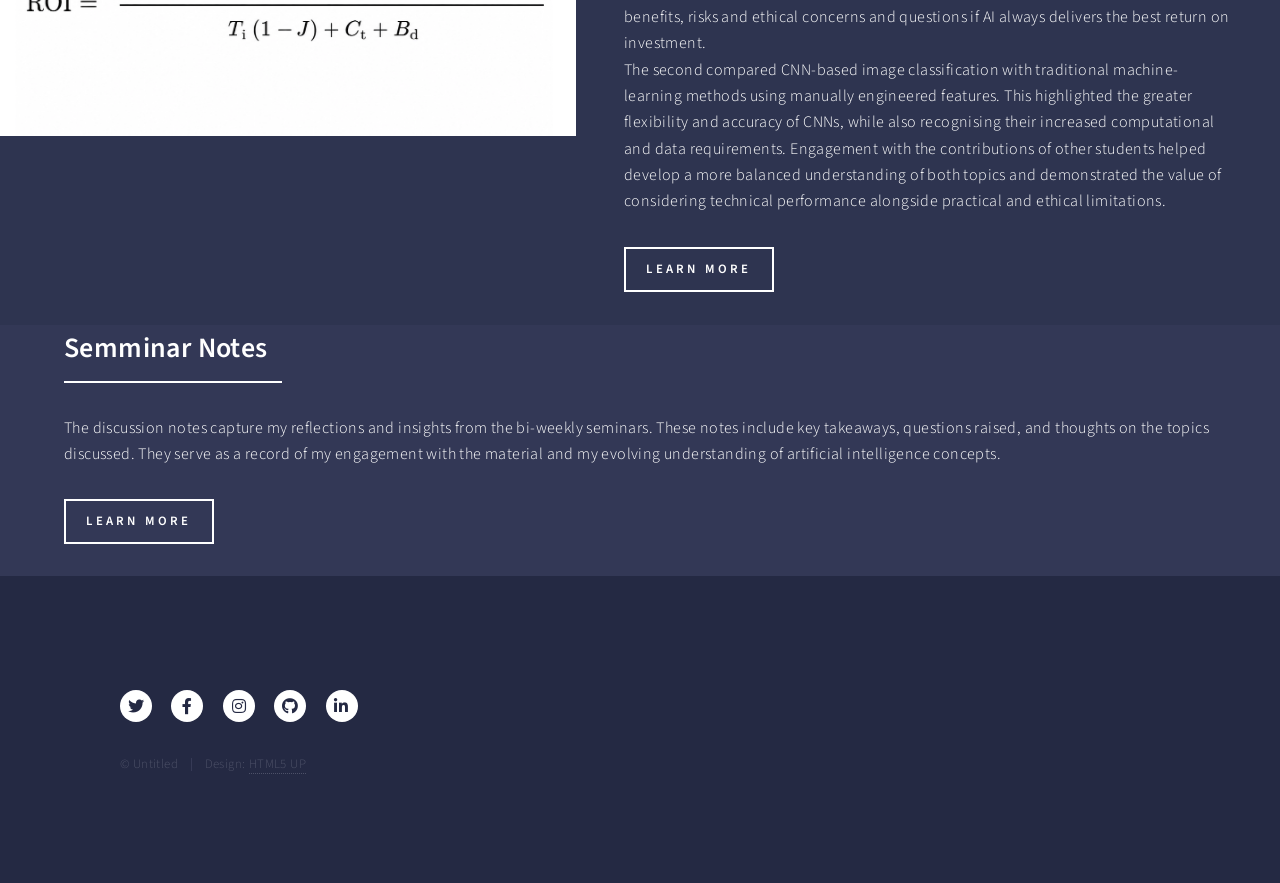
<file: module2.html>
<!DOCTYPE HTML>
<!--
	Forty by HTML5 UP
	html5up.net | @ajlkn
	Free for personal and commercial use under the CCA 3.0 license (html5up.net/license)
-->
<html>
	<head>
		<title>Module 2 - Understanding Artificial Intelligence</title>
		<meta charset="utf-8" />
		<meta name="viewport" content="width=device-width, initial-scale=1, user-scalable=no" />
		<link rel="stylesheet" href="assets/css/main.css" />
		<noscript><link rel="stylesheet" href="assets/css/noscript.css" /></noscript>
	</head>
	<body class="is-preload">

		<!-- Wrapper -->
			<div id="wrapper">

				<!-- Header -->
				<!-- Note: The "styleN" class below should match that of the banner element. -->
					<header id="header" class="alt">
						<a href="index.html" class="logo"><strong>Home</strong></a>
						<nav>
							<a href="#menu">Menu</a>
						</nav>
					</header>

				<!-- Menu -->
					<nav id="menu">
						<ul class="links">
							<li><a href="index.html">Home</a></li>
							<li><a href="landing.html">Landing</a></li>
							<li><a href="generic.html">Generic</a></li>
							<li><a href="elements.html">Elements</a></li>
						</ul>
						<!-- don't need this at the moment
						<ul class="actions stacked">
							<li><a href="#" class="button primary fit">Get Started</a></li>
							<li><a href="#" class="button fit">Log In</a></li>
						</ul>
						-->
					</nav>

				<!-- Banner -->
				<!-- Note: The "styleN" class below should match that of the header element. -->
					<section id="banner" class="style2">
						<div class="inner">
							<span class="image">
								<img src="images/pic07.jpg" alt="" />
							</span>
							<header class="major">
								<h1>Module 2: Understanding Artificial Intelligence</h1>
							</header>
							<div class="content">
								<p>This page documents the coursework submitted for Module 2: Understanding Artificial Intelligence.</p>
							</div>
						</div>
					</section>

				<!-- Main -->
					<div id="main">

						<!-- One -->
						<!-- I do not need this at the moment
							<section id="one">
								<div class="inner">
									<header class="major">
										<h2>Semminar Notes</h2>
									</header>
									<p>Nullam et orci eu lorem consequat tincidunt vivamus et sagittis magna sed nunc rhoncus condimentum sem. In efficitur ligula tate urna. Maecenas massa vel lacinia pellentesque lorem ipsum dolor. Nullam et orci eu lorem consequat tincidunt. Vivamus et sagittis libero. Nullam et orci eu lorem consequat tincidunt vivamus et sagittis magna sed nunc rhoncus condimentum sem. In efficitur ligula tate urna.</p>
								</div>
							</section>
						-->
						<!-- Two -->
							<section id="two" class="spotlights">
								<section>
									<a href="https://github.com/felttipfaerie/Understanding-Artificial-Intelligence/tree/main/vectorization-project" class="image">
										<img src="images/vectorization.png" alt="" data-position="center center" />
									</a>
									<div class="content">
										<div class="inner">
											<header class="major">
												<h3>Final Project - Raster to Vector Conversion with Machine Learning</h3>
											</header>
											<p>This project investigated the use of machine learning to convert rasterised engineering drawings into editable vectors. Classical vectorisation methods were compared with MLP and CNN models using standard metrics, a bespoke engineering score and visual evaluation. 
											</br>The Hough Transform achieved the strongest overall results, although a pipeline using machine learning to refine classical vector outputs showed the most promise. The investigation also highlighted issues including data leakage, overfitting, limited data and insufficient experiment planning.</p>
											<ul class="actions">
												<li><a href="https://github.com/felttipfaerie/Understanding-Artificial-Intelligence/tree/main/vectorization-project" class="button">Learn more</a></li>
											</ul>
										</div>
									</div>
								</section>
								<section>
									<a href="https://github.com/felttipfaerie/Understanding-Artificial-Intelligence/tree/main/jupyternotebooks" class="image">
										<img src="images/Berlin.png" alt="" data-position="top center" />
									</a>
									<div class="content">
										<div class="inner">
											<header class="major">
												<h3>Machine Learning Exploration</h3>
											</header>
											<p>The Jupyter notebooks record my early exploration and learning in machine learning and data analysis. The notebooks use datasets such as Iris, Airbnb listings and advertising data to investigate data cleaning, visualisation and feature analysis.
											</br>Later experiments explore supervised and unsupervised learning, including K-means clustering, tensors and the use of PyTorch. Together, the notebooks demonstrate the development of my understanding from basic data exploration to building and testing simple machine learning models.</p>
											<ul class="actions">
												<li><a href="https://github.com/felttipfaerie/Understanding-Artificial-Intelligence/tree/main/jupyternotebooks" class="button">Learn more</a></li>
											</ul>
										</div>
									</div>
								</section>
								<section>
									<a href="https://github.com/felttipfaerie/Understanding-Artificial-Intelligence/tree/main/discussion" class="image">
										<img src="images/roi.png" alt="" data-position="center center" />
									</a>
									<div class="content">
										<div class="inner">
											<header class="major">
												<h3>Discussion Posts</h3>
											</header>
											<p>The collaborative discussions explored two areas of artificial intelligence. The first considered how AI has become increasingly integrated into everyday life and the benefits, risks and ethical concerns and questions if AI always delivers the best return on investment. </br>
											The second compared CNN-based image classification with traditional machine-learning methods using manually engineered features. This highlighted the greater flexibility and accuracy of CNNs, while also recognising their increased computational and data requirements. Engagement with the contributions of other students helped develop a more balanced understanding of both topics and demonstrated the value of considering technical performance alongside practical and ethical limitations.</p>
											<ul class="actions">
												<li><a href="https://github.com/felttipfaerie/Understanding-Artificial-Intelligence/tree/main/discussion" class="button">Learn more</a></li>
											</ul>
										</div>
									</div>
								</section>
						<!-- Three -->
							<section id="three">
								<div class="inner">
									<header class="major">
										<h2>Semminar Notes</h2>
									</header>
									<p>The discussion notes capture my reflections and insights from the bi-weekly seminars. These notes include key takeaways, questions raised, and thoughts on the topics discussed. They serve as a record of my engagement with the material and my evolving understanding of artificial intelligence concepts.</p>
									<ul class="actions">
										<li><a href="https://github.com/felttipfaerie/Understanding-Artificial-Intelligence/tree/main/Seminar%20Notes" class="button">Learn more</a></li>
									</ul>
								</div>
							</section>

					</div>

				<!-- Contact 
					<section id="contact">
						<div class="inner">
							<section>
								<form method="post" action="#">
									<div class="fields">
										<div class="field half">
											<label for="name">Name</label>
											<input type="text" name="name" id="name" />
										</div>
										<div class="field half">
											<label for="email">Email</label>
											<input type="text" name="email" id="email" />
										</div>
										<div class="field">
											<label for="message">Message</label>
											<textarea name="message" id="message" rows="6"></textarea>
										</div>
									</div>
									<ul class="actions">
										<li><input type="submit" value="Send Message" class="primary" /></li>
										<li><input type="reset" value="Clear" /></li>
									</ul>
								</form>
							</section>
							<section class="split">
								<section>
									<div class="contact-method">
										<span class="icon solid alt fa-envelope"></span>
										<h3>Email</h3>
										<a href="#">information@untitled.tld</a>
									</div>
								</section>
								<section>
									<div class="contact-method">
										<span class="icon solid alt fa-phone"></span>
										<h3>Phone</h3>
										<span>(000) 000-0000 x12387</span>
									</div>
								</section>
								<section>
									<div class="contact-method">
										<span class="icon solid alt fa-home"></span>
										<h3>Address</h3>
										<span>1234 Somewhere Road #5432<br />
										Nashville, TN 00000<br />
										United States of America</span>
									</div>
								</section>
							</section>
						</div>
					</section>
				-->
				<!-- Footer -->
					<footer id="footer">
						<div class="inner">
							<ul class="icons">
								<li><a href="#" class="icon brands alt fa-twitter"><span class="label">Twitter</span></a></li>
								<li><a href="#" class="icon brands alt fa-facebook-f"><span class="label">Facebook</span></a></li>
								<li><a href="#" class="icon brands alt fa-instagram"><span class="label">Instagram</span></a></li>
								<li><a href="#" class="icon brands alt fa-github"><span class="label">GitHub</span></a></li>
								<li><a href="#" class="icon brands alt fa-linkedin-in"><span class="label">LinkedIn</span></a></li>
							</ul>
							<ul class="copyright">
								<li>&copy; Untitled</li><li>Design: <a href="https://html5up.net">HTML5 UP</a></li>
							</ul>
						</div>
					</footer>

			</div>

		<!-- Scripts -->
			<script src="assets/js/jquery.min.js"></script>
			<script src="assets/js/jquery.scrolly.min.js"></script>
			<script src="assets/js/jquery.scrollex.min.js"></script>
			<script src="assets/js/browser.min.js"></script>
			<script src="assets/js/breakpoints.min.js"></script>
			<script src="assets/js/util.js"></script>
			<script src="assets/js/main.js"></script>

	</body>
</html>
</file>
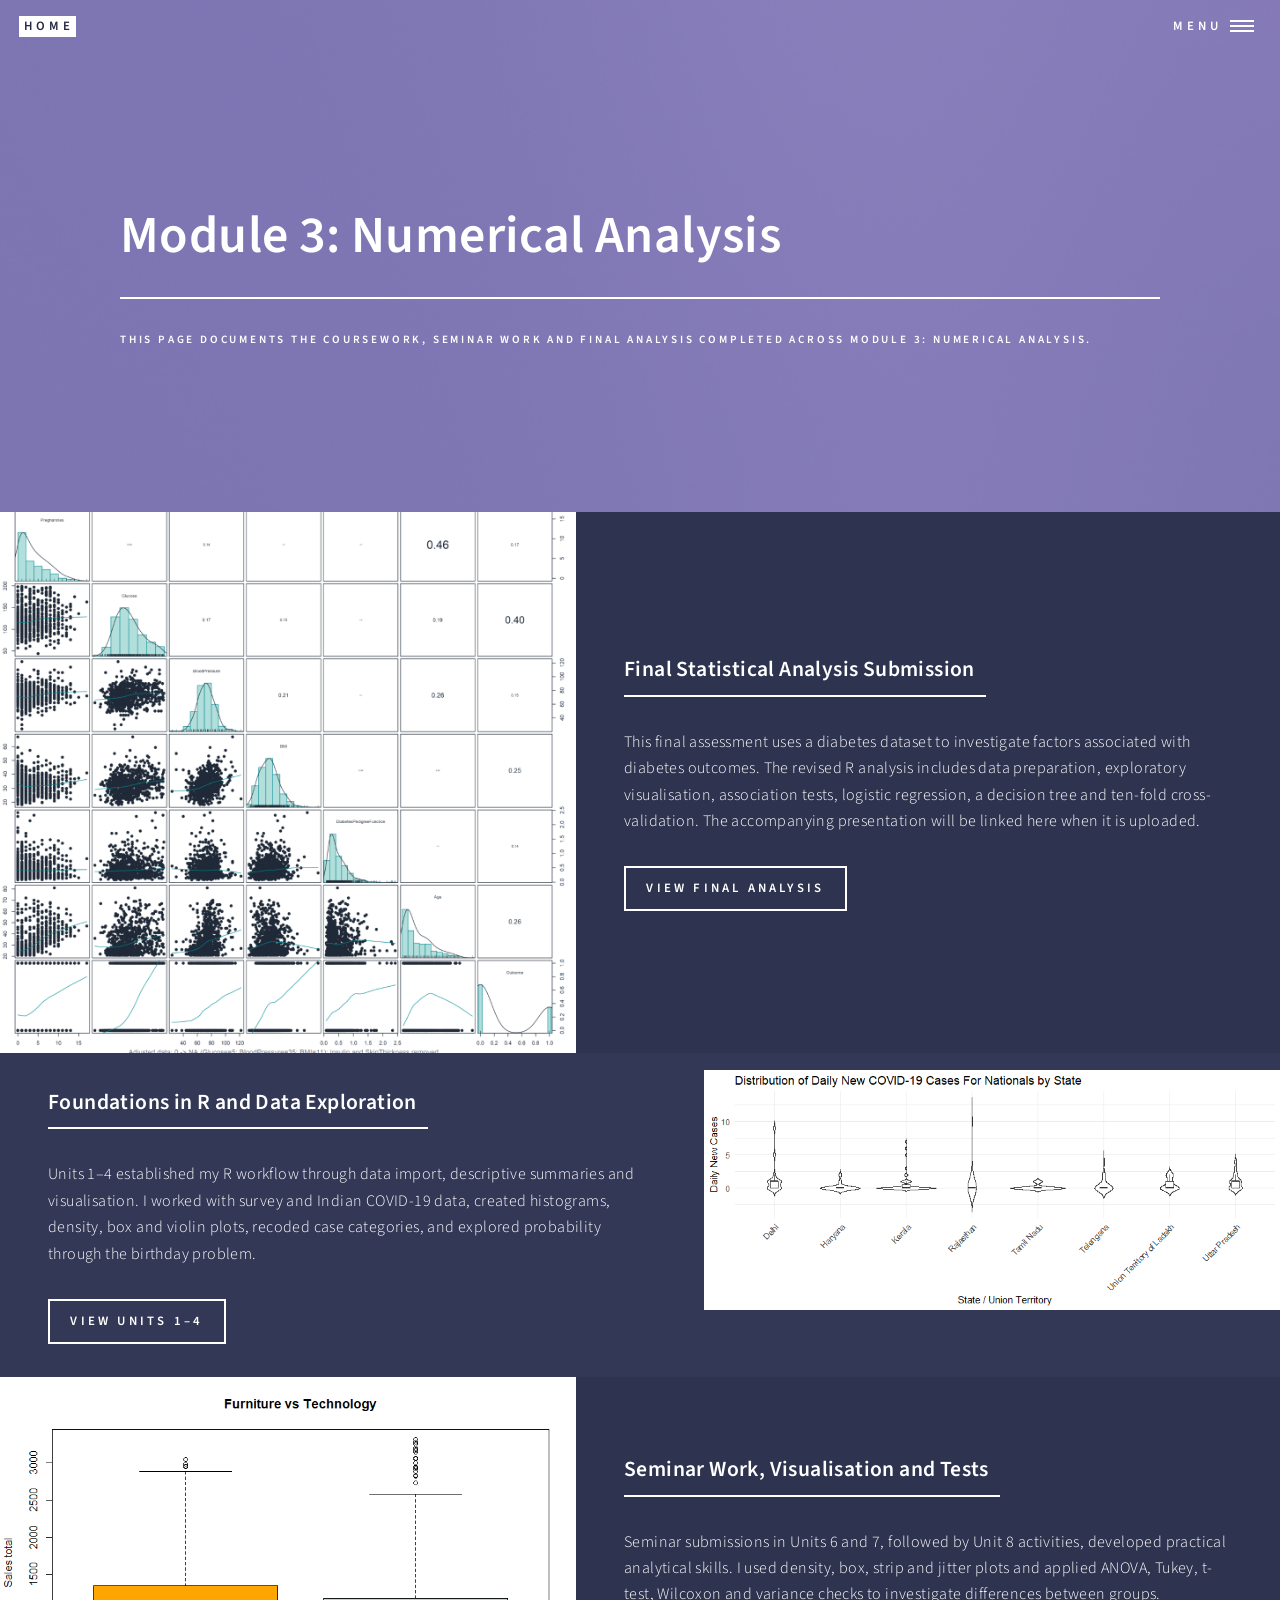
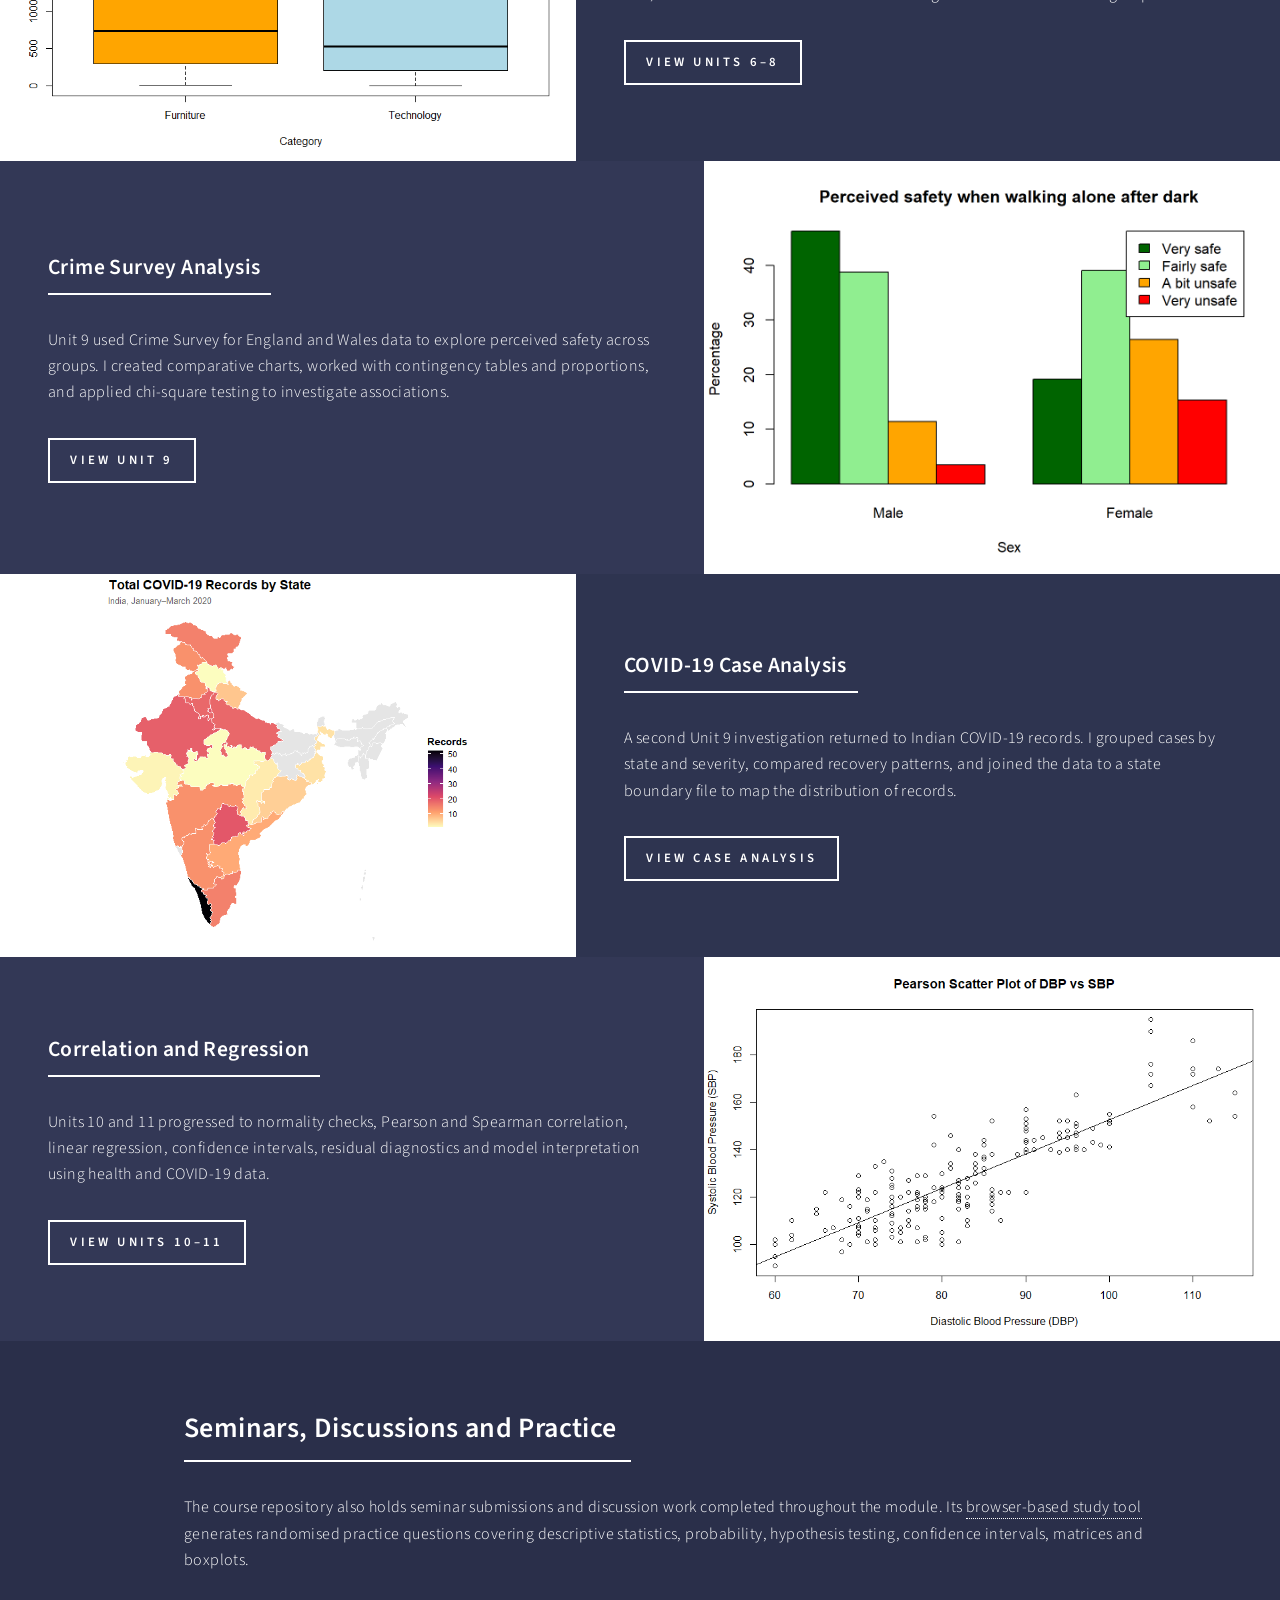
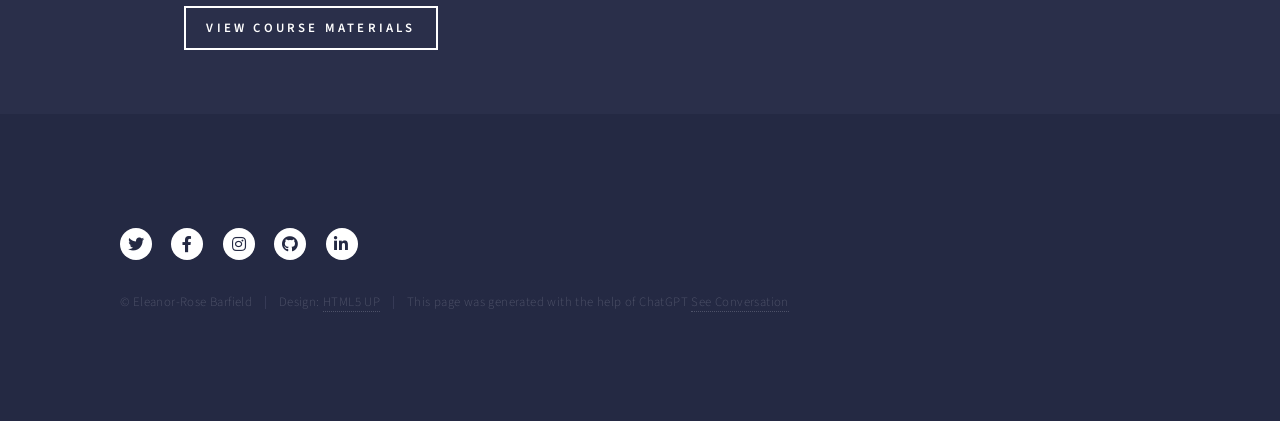
<file: module3.html>
<!DOCTYPE HTML>
<!--
	Forty by HTML5 UP
	html5up.net | @ajlkn
	Free for personal and commercial use under the CCA 3.0 license (html5up.net/license)
-->
<html>
	<head>
		<title>Module 3 Numerical Analysis</title>
		<meta charset="utf-8" />
		<meta name="viewport" content="width=device-width, initial-scale=1, user-scalable=no" />
		<link rel="stylesheet" href="assets/css/main.css" />
		<noscript><link rel="stylesheet" href="assets/css/noscript.css" /></noscript>
	</head>
	<body class="is-preload">

		<!-- Wrapper -->
			<div id="wrapper">

				<!-- Header -->
					<header id="header" class="alt">
						<a href="index.html" class="logo"><strong>Home</strong></a>
						<nav>
							<a href="#menu">Menu</a>
						</nav>
					</header>

				<!-- Menu -->
					<nav id="menu">
						<ul class="links">
							<li><a href="index.html">Home</a></li>
							<li><a href="landing.html">Landing</a></li>
							<li><a href="generic.html">Generic</a></li>
							<li><a href="elements.html">Elements</a></li>
						</ul>
					</nav>

				<!-- Banner -->
					<section id="banner" class="style2">
						<div class="inner">
							<span class="image">
								<img src="images/pic07.jpg" alt="" />
							</span>
							<header class="major">
								<h1>Module 3: Numerical Analysis</h1>
							</header>
							<div class="content">
								<p>This page documents the coursework, seminar work and final analysis completed across Module 3: Numerical Analysis.</p>
							</div>
						</div>
					</section>

				<!-- Main -->
					<div id="main">

						<!-- Submissions -->
							<section id="two" class="spotlights">
								<section>
									<a href="https://github.com/felttipfaerie/Numerical-Analysis/tree/main/unit-12" class="image">
										<img src="images/module3-final-submission-correlation.png" alt="Correlation overview for the diabetes dataset used in the final statistical analysis" data-position="center center" />
									</a>
									<div class="content">
										<div class="inner">
											<header class="major">
												<h3>Final Statistical Analysis Submission</h3>
											</header>
											<p>This final assessment uses a diabetes dataset to investigate factors associated with diabetes outcomes. The revised R analysis includes data preparation, exploratory visualisation, association tests, logistic regression, a decision tree and ten-fold cross-validation. The accompanying presentation will be linked here when it is uploaded.</p>
											<ul class="actions">
												<li><a href="https://github.com/felttipfaerie/Numerical-Analysis/tree/main/unit-12" class="button">View final analysis</a></li>
											</ul>
										</div>
									</div>
								</section>

								<section>
									<a href="https://github.com/felttipfaerie/Numerical-Analysis/tree/main/units-1-4-foundations" class="image">
										<img src="images/module3-covid-distributions.png" alt="Violin plot of daily new COVID-19 cases by state" data-position="center center" />
									</a>
									<div class="content">
										<div class="inner">
											<header class="major">
												<h3>Foundations in R and Data Exploration</h3>
											</header>
											<p>Units 1&ndash;4 established my R workflow through data import, descriptive summaries and visualisation. I worked with survey and Indian COVID-19 data, created histograms, density, box and violin plots, recoded case categories, and explored probability through the birthday problem.</p>
											<ul class="actions">
												<li><a href="https://github.com/felttipfaerie/Numerical-Analysis/tree/main/units-1-4-foundations" class="button">View Units 1&ndash;4</a></li>
											</ul>
										</div>
									</div>
								</section>

								<section>
									<a href="https://github.com/felttipfaerie/Numerical-Analysis/tree/main/units-6-8-seminars-and-visualisation" class="image">
										<img src="images/module3-blood-pressure-distribution.png" alt="Distribution of systolic blood pressure by sex" data-position="center center" />
									</a>
									<div class="content">
										<div class="inner">
											<header class="major">
												<h3>Seminar Work, Visualisation and Tests</h3>
											</header>
											<p>Seminar submissions in Units 6 and 7, followed by Unit 8 activities, developed practical analytical skills. I used density, box, strip and jitter plots and applied ANOVA, Tukey, t-test, Wilcoxon and variance checks to investigate differences between groups.</p>
											<ul class="actions">
												<li><a href="https://github.com/felttipfaerie/Numerical-Analysis/tree/main/units-6-8-seminars-and-visualisation" class="button">View Units 6&ndash;8</a></li>
											</ul>
										</div>
									</div>
								</section>

								<section>
									<a href="https://github.com/felttipfaerie/Numerical-Analysis/tree/main/unit-9" class="image">
										<img src="images/module3-perceived-safety.png" alt="Perceived safety when walking alone after dark by sex" data-position="center center" />
									</a>
									<div class="content">
										<div class="inner">
											<header class="major">
												<h3>Crime Survey Analysis</h3>
											</header>
											<p>Unit 9 used Crime Survey for England and Wales data to explore perceived safety across groups. I created comparative charts, worked with contingency tables and proportions, and applied chi-square testing to investigate associations.</p>
											<ul class="actions">
												<li><a href="https://github.com/felttipfaerie/Numerical-Analysis/tree/main/unit-9" class="button">View Unit 9</a></li>
											</ul>
										</div>
									</div>
								</section>

								<section>
									<a href="https://github.com/felttipfaerie/Numerical-Analysis/tree/main/unit-9/covid-data-set" class="image">
										<img src="images/module3-covid-records-map.png" alt="Map of total COVID-19 records by state in India" data-position="center center" />
									</a>
									<div class="content">
										<div class="inner">
											<header class="major">
												<h3>COVID-19 Case Analysis</h3>
											</header>
											<p>A second Unit 9 investigation returned to Indian COVID-19 records. I grouped cases by state and severity, compared recovery patterns, and joined the data to a state boundary file to map the distribution of records.</p>
											<ul class="actions">
												<li><a href="https://github.com/felttipfaerie/Numerical-Analysis/tree/main/unit-9/covid-data-set" class="button">View case analysis</a></li>
											</ul>
										</div>
									</div>
								</section>

								<section>
									<a href="https://github.com/felttipfaerie/Numerical-Analysis/tree/main/units-10-11-correlation-and-regression" class="image">
										<img src="images/module3-blood-pressure-regression.png" alt="Scatter plot and regression line for diastolic and systolic blood pressure" data-position="center center" />
									</a>
									<div class="content">
										<div class="inner">
											<header class="major">
												<h3>Correlation and Regression</h3>
											</header>
											<p>Units 10 and 11 progressed to normality checks, Pearson and Spearman correlation, linear regression, confidence intervals, residual diagnostics and model interpretation using health and COVID-19 data.</p>
											<ul class="actions">
												<li><a href="https://github.com/felttipfaerie/Numerical-Analysis/tree/main/units-10-11-correlation-and-regression" class="button">View Units 10&ndash;11</a></li>
											</ul>
										</div>
									</div>
								</section>
							</section>

							<section id="three">
								<div class="inner">
									<header class="major">
										<h2>Seminars, Discussions and Practice</h2>
									</header>
									<p>The course repository also holds seminar submissions and discussion work completed throughout the module. Its <a href="https://github.com/felttipfaerie/Numerical-Analysis/tree/main/app">browser-based study tool</a> generates randomised practice questions covering descriptive statistics, probability, hypothesis testing, confidence intervals, matrices and boxplots.</p>
									<ul class="actions">
										<li><a href="https://github.com/felttipfaerie/Numerical-Analysis" class="button">View course materials</a></li>
									</ul>
								</div>
							</section>
					</div>

				<!-- Footer -->
					<footer id="footer">
						<div class="inner">
							<ul class="icons">
								<li><a href="#" class="icon brands alt fa-twitter"><span class="label">Twitter</span></a></li>
								<li><a href="#" class="icon brands alt fa-facebook-f"><span class="label">Facebook</span></a></li>
								<li><a href="#" class="icon brands alt fa-instagram"><span class="label">Instagram</span></a></li>
								<li><a href="#" class="icon brands alt fa-github"><span class="label">GitHub</span></a></li>
								<li><a href="#" class="icon brands alt fa-linkedin-in"><span class="label">LinkedIn</span></a></li>
							</ul>
							<ul class="copyright">
								<li>&copy; Eleanor-Rose Barfield</li><li>Design: <a href="https://html5up.net">HTML5 UP</a></li><li>This page was generated with the help of ChatGPT <a href="https://chatgpt.com/s/cx_6accb7c7351081918bfbe22f45dc86f8">See Conversation</a></li>
							</ul>
						</div>
					</footer>
			</div>

		<!-- Scripts -->
			<script src="assets/js/jquery.min.js"></script>
			<script src="assets/js/jquery.scrolly.min.js"></script>
			<script src="assets/js/jquery.scrollex.min.js"></script>
			<script src="assets/js/browser.min.js"></script>
			<script src="assets/js/breakpoints.min.js"></script>
			<script src="assets/js/util.js"></script>
			<script src="assets/js/main.js"></script>
	</body>
</html>
</file>
<file: assets/css/noscript.css>
/*
	Forty by HTML5 UP
	html5up.net | @ajlkn
	Free for personal and commercial use under the CCA 3.0 license (html5up.net/license)
*/

/* Banner */

	body.is-preload #banner:after {
		opacity: 0.85;
	}

	body.is-preload #banner > .inner {
		-moz-filter: none;
		-webkit-filter: none;
		-ms-filter: none;
		filter: none;
		-moz-transform: none;
		-webkit-transform: none;
		-ms-transform: none;
		transform: none;
		opacity: 1;
	}
</file>
<file: assets/css/main.css>
@import url(fontawesome-all.min.css);
@import url("https://fonts.googleapis.com/css?family=Source+Sans+Pro:300,300italic,600,600italic");

/*
	Forty by HTML5 UP
	html5up.net | @ajlkn
	Free for personal and commercial use under the CCA 3.0 license (html5up.net/license)

*/

html, body, div, span, applet, object,
iframe, h1, h2, h3, h4, h5, h6, p, blockquote,
pre, a, abbr, acronym, address, big, cite,
code, del, dfn, em, img, ins, kbd, q, s, samp,
small, strike, strong, sub, sup, tt, var, b,
u, i, center, dl, dt, dd, ol, ul, li, fieldset,
form, label, legend, table, caption, tbody,
tfoot, thead, tr, th, td, article, aside,
canvas, details, embed, figure, figcaption,
footer, header, hgroup, menu, nav, output, ruby,
section, summary, time, mark, audio, video {
	margin: 0;
	padding: 0;
	border: 0;
	font-size: 100%;
	font: inherit;
	vertical-align: baseline;}

article, aside, details, figcaption, figure,
footer, header, hgroup, menu, nav, section {
	display: block;}

body {
	line-height: 1;
}

ol, ul {
	list-style: none;
}

blockquote, q {
	quotes: none;
}

	blockquote:before, blockquote:after, q:before, q:after {
		content: '';
		content: none;
	}

table {
	border-collapse: collapse;
	border-spacing: 0;
}

body {
	-webkit-text-size-adjust: none;
}

mark {
	background-color: transparent;
	color: inherit;
}

input::-moz-focus-inner {
	border: 0;
	padding: 0;
}

input, select, textarea {
	-moz-appearance: none;
	-webkit-appearance: none;
	-ms-appearance: none;
	appearance: none;
}

footer {
	padding: 50px;}

/* Basic */

	@-ms-viewport {
		width: device-width;
	}

	body {
		-ms-overflow-style: scrollbar;
	}

	@media screen and (max-width: 480px) {

		html, body {
			min-width: 320px;
		}

	}

	html {
		box-sizing: border-box;
	}

	*, *:before, *:after {
		box-sizing: inherit;
	}

	body {
		background: #242943;
	}

		body.is-preload *, body.is-preload *:before, body.is-preload *:after {
			-moz-animation: none !important;
			-webkit-animation: none !important;
			-ms-animation: none !important;
			animation: none !important;
			-moz-transition: none !important;
			-webkit-transition: none !important;
			-ms-transition: none !important;
			transition: none !important;
		}

/* Type */

	body, input, select, textarea {
		color: #ffffff;
		font-family: "Source Sans Pro", Helvetica, sans-serif;
		font-size: 17pt;
		font-weight: 300;
		letter-spacing: 0.025em;
		line-height: 1.65;
	}

		@media screen and (max-width: 1680px) {

			body, input, select, textarea {
				font-size: 14pt;
			}

		}

		@media screen and (max-width: 1280px) {

			body, input, select, textarea {
				font-size: 12pt;
			}

		}

		@media screen and (max-width: 360px) {

			body, input, select, textarea {
				font-size: 11pt;
			}

		}

	a {
		-moz-transition: color 0.2s ease-in-out, border-bottom-color 0.2s ease-in-out;
		-webkit-transition: color 0.2s ease-in-out, border-bottom-color 0.2s ease-in-out;
		-ms-transition: color 0.2s ease-in-out, border-bottom-color 0.2s ease-in-out;
		transition: color 0.2s ease-in-out, border-bottom-color 0.2s ease-in-out;
		border-bottom: dotted 1px;
		color: inherit;
		text-decoration: none;
	}

		a:hover {
			border-bottom-color: transparent;
			color: #9bf1ff !important;
		}

		a:active {
			color: #53e3fb !important;
		}

	strong, b {
		color: #ffffff;
		font-weight: 600;
	}

	em, i {
		font-style: italic;
	}

	p {
		margin: 0 0 2em 0;
	}

	h1, h2, h3, h4, h5, h6 {
		color: #ffffff;
		font-weight: 600;
		line-height: 1.65;
		margin: 0 0 1em 0;
	}

		h1 a, h2 a, h3 a, h4 a, h5 a, h6 a {
			color: inherit;
			border-bottom: 0;
		}

	h1 {
		font-size: 2.5em;
	}

	h2 {
		font-size: 1.75em;
	}

	h3 {
		font-size: 1.35em;
	}

	h4 {
		font-size: 1.1em;
	}

	h5 {
		font-size: 0.9em;
	}

	h6 {
		font-size: 0.7em;
	}

	@media screen and (max-width: 736px) {

		h1 {
			font-size: 2em;
		}

		h2 {
			font-size: 1.5em;
		}

		h3 {
			font-size: 1.25em;
		}

	}

	sub {
		font-size: 0.8em;
		position: relative;
		top: 0.5em;
	}

	sup {
		font-size: 0.8em;
		position: relative;
		top: -0.5em;
	}

	blockquote {
		border-left: solid 4px rgba(212, 212, 255, 0.1);
		font-style: italic;
		margin: 0 0 2em 0;
		padding: 0.5em 0 0.5em 2em;
	}

	code {
		background: rgba(212, 212, 255, 0.035);
		font-family: "Courier New", monospace;
		font-size: 0.9em;
		margin: 0 0.25em;
		padding: 0.25em 0.65em;
	}

	pre {
		-webkit-overflow-scrolling: touch;
		font-family: "Courier New", monospace;
		font-size: 0.9em;
		margin: 0 0 2em 0;
	}

		pre code {
			display: block;
			line-height: 1.75;
			padding: 1em 1.5em;
			overflow-x: auto;
		}

	hr {
		border: 0;
		border-bottom: solid 1px rgba(212, 212, 255, 0.1);
		margin: 2em 0;
	}

		hr.major {
			margin: 3em 0;
		}

	.align-left {
		text-align: left;
	}

	.align-center {
		text-align: center;
	}

	.align-right {
		text-align: right;
	}

/* Row */

	.row {
		display: flex;
		flex-wrap: wrap;
		box-sizing: border-box;
		align-items: stretch;
	}

		.row > * {
			box-sizing: border-box;
		}

		.row.gtr-uniform > * > :last-child {
			margin-bottom: 0;
		}

		.row.aln-left {
			justify-content: flex-start;
		}

		.row.aln-center {
			justify-content: center;
		}

		.row.aln-right {
			justify-content: flex-end;
		}

		.row.aln-top {
			align-items: flex-start;
		}

		.row.aln-middle {
			align-items: center;
		}

		.row.aln-bottom {
			align-items: flex-end;
		}

		.row > .imp {
			order: -1;
		}

		.row > .col-1 {
			width: 8.33333%;
		}

		.row > .off-1 {
			margin-left: 8.33333%;
		}

		.row > .col-2 {
			width: 16.66667%;
		}

		.row > .off-2 {
			margin-left: 16.66667%;
		}

		.row > .col-3 {
			width: 25%;
		}

		.row > .off-3 {
			margin-left: 25%;
		}

		.row > .col-4 {
			width: 33.33333%;
		}

		.row > .off-4 {
			margin-left: 33.33333%;
		}

		.row > .col-5 {
			width: 41.66667%;
		}

		.row > .off-5 {
			margin-left: 41.66667%;
		}

		.row > .col-6 {
			width: 50%;
		}

		.row > .off-6 {
			margin-left: 50%;
		}

		.row > .col-7 {
			width: 58.33333%;
		}

		.row > .off-7 {
			margin-left: 58.33333%;
		}

		.row > .col-8 {
			width: 66.66667%;
		}

		.row > .off-8 {
			margin-left: 66.66667%;
		}

		.row > .col-9 {
			width: 75%;
		}

		.row > .off-9 {
			margin-left: 75%;
		}

		.row > .col-10 {
			width: 83.33333%;
		}

		.row > .off-10 {
			margin-left: 83.33333%;
		}

		.row > .col-11 {
			width: 91.66667%;
		}

		.row > .off-11 {
			margin-left: 91.66667%;
		}

		.row > .col-12 {
			width: 100%;
		}

		.row > .off-12 {
			margin-left: 100%;
		}

		.row.gtr-0 {
			margin-top: 0;
			margin-left: 0em;
		}

			.row.gtr-0 > * {
				padding: 0 0 0 0em;
			}

			.row.gtr-0.gtr-uniform {
				margin-top: 0em;
			}

				.row.gtr-0.gtr-uniform > * {
					padding-top: 0em;
				}

		.row.gtr-25 {
			margin-top: 0;
			margin-left: -0.5em;
		}

			.row.gtr-25 > * {
				padding: 0 0 0 0.5em;
			}

			.row.gtr-25.gtr-uniform {
				margin-top: -0.5em;
			}

				.row.gtr-25.gtr-uniform > * {
					padding-top: 0.5em;
				}

		.row.gtr-50 {
			margin-top: 0;
			margin-left: -1em;
		}

			.row.gtr-50 > * {
				padding: 0 0 0 1em;
			}

			.row.gtr-50.gtr-uniform {
				margin-top: -1em;
			}

				.row.gtr-50.gtr-uniform > * {
					padding-top: 1em;
				}

		.row {
			margin-top: 0;
			margin-left: -2em;
		}

			.row > * {
				padding: 0 0 0 2em;
			}

			.row.gtr-uniform {
				margin-top: -2em;
			}

				.row.gtr-uniform > * {
					padding-top: 2em;
				}

		.row.gtr-150 {
			margin-top: 0;
			margin-left: -3em;
		}

			.row.gtr-150 > * {
				padding: 0 0 0 3em;
			}

			.row.gtr-150.gtr-uniform {
				margin-top: -3em;
			}

				.row.gtr-150.gtr-uniform > * {
					padding-top: 3em;
				}

		.row.gtr-200 {
			margin-top: 0;
			margin-left: -4em;
		}

			.row.gtr-200 > * {
				padding: 0 0 0 4em;
			}

			.row.gtr-200.gtr-uniform {
				margin-top: -4em;
			}

				.row.gtr-200.gtr-uniform > * {
					padding-top: 4em;
				}

		@media screen and (max-width: 1680px) {

			.row {
				display: flex;
				flex-wrap: wrap;
				box-sizing: border-box;
				align-items: stretch;
			}

				.row > * {
					box-sizing: border-box;
				}

				.row.gtr-uniform > * > :last-child {
					margin-bottom: 0;
				}

				.row.aln-left {
					justify-content: flex-start;
				}

				.row.aln-center {
					justify-content: center;
				}

				.row.aln-right {
					justify-content: flex-end;
				}

				.row.aln-top {
					align-items: flex-start;
				}

				.row.aln-middle {
					align-items: center;
				}

				.row.aln-bottom {
					align-items: flex-end;
				}

				.row > .imp-xlarge {
					order: -1;
				}

				.row > .col-1-xlarge {
					width: 8.33333%;
				}

				.row > .off-1-xlarge {
					margin-left: 8.33333%;
				}

				.row > .col-2-xlarge {
					width: 16.66667%;
				}

				.row > .off-2-xlarge {
					margin-left: 16.66667%;
				}

				.row > .col-3-xlarge {
					width: 25%;
				}

				.row > .off-3-xlarge {
					margin-left: 25%;
				}

				.row > .col-4-xlarge {
					width: 33.33333%;
				}

				.row > .off-4-xlarge {
					margin-left: 33.33333%;
				}

				.row > .col-5-xlarge {
					width: 41.66667%;
				}

				.row > .off-5-xlarge {
					margin-left: 41.66667%;
				}

				.row > .col-6-xlarge {
					width: 50%;
				}

				.row > .off-6-xlarge {
					margin-left: 50%;
				}

				.row > .col-7-xlarge {
					width: 58.33333%;
				}

				.row > .off-7-xlarge {
					margin-left: 58.33333%;
				}

				.row > .col-8-xlarge {
					width: 66.66667%;
				}

				.row > .off-8-xlarge {
					margin-left: 66.66667%;
				}

				.row > .col-9-xlarge {
					width: 75%;
				}

				.row > .off-9-xlarge {
					margin-left: 75%;
				}

				.row > .col-10-xlarge {
					width: 83.33333%;
				}

				.row > .off-10-xlarge {
					margin-left: 83.33333%;
				}

				.row > .col-11-xlarge {
					width: 91.66667%;
				}

				.row > .off-11-xlarge {
					margin-left: 91.66667%;
				}

				.row > .col-12-xlarge {
					width: 100%;
				}

				.row > .off-12-xlarge {
					margin-left: 100%;
				}

				.row.gtr-0 {
					margin-top: 0;
					margin-left: 0em;
				}

					.row.gtr-0 > * {
						padding: 0 0 0 0em;
					}

					.row.gtr-0.gtr-uniform {
						margin-top: 0em;
					}

						.row.gtr-0.gtr-uniform > * {
							padding-top: 0em;
						}

				.row.gtr-25 {
					margin-top: 0;
					margin-left: -0.5em;
				}

					.row.gtr-25 > * {
						padding: 0 0 0 0.5em;
					}

					.row.gtr-25.gtr-uniform {
						margin-top: -0.5em;
					}

						.row.gtr-25.gtr-uniform > * {
							padding-top: 0.5em;
						}

				.row.gtr-50 {
					margin-top: 0;
					margin-left: -1em;
				}

					.row.gtr-50 > * {
						padding: 0 0 0 1em;
					}

					.row.gtr-50.gtr-uniform {
						margin-top: -1em;
					}

						.row.gtr-50.gtr-uniform > * {
							padding-top: 1em;
						}

				.row {
					margin-top: 0;
					margin-left: -2em;
				}

					.row > * {
						padding: 0 0 0 2em;
					}

					.row.gtr-uniform {
						margin-top: -2em;
					}

						.row.gtr-uniform > * {
							padding-top: 2em;
						}

				.row.gtr-150 {
					margin-top: 0;
					margin-left: -3em;
				}

					.row.gtr-150 > * {
						padding: 0 0 0 3em;
					}

					.row.gtr-150.gtr-uniform {
						margin-top: -3em;
					}

						.row.gtr-150.gtr-uniform > * {
							padding-top: 3em;
						}

				.row.gtr-200 {
					margin-top: 0;
					margin-left: -4em;
				}

					.row.gtr-200 > * {
						padding: 0 0 0 4em;
					}

					.row.gtr-200.gtr-uniform {
						margin-top: -4em;
					}

						.row.gtr-200.gtr-uniform > * {
							padding-top: 4em;
						}

		}

		@media screen and (max-width: 1280px) {

			.row {
				display: flex;
				flex-wrap: wrap;
				box-sizing: border-box;
				align-items: stretch;
			}

				.row > * {
					box-sizing: border-box;
				}

				.row.gtr-uniform > * > :last-child {
					margin-bottom: 0;
				}

				.row.aln-left {
					justify-content: flex-start;
				}

				.row.aln-center {
					justify-content: center;
				}

				.row.aln-right {
					justify-content: flex-end;
				}

				.row.aln-top {
					align-items: flex-start;
				}

				.row.aln-middle {
					align-items: center;
				}

				.row.aln-bottom {
					align-items: flex-end;
				}

				.row > .imp-large {
					order: -1;
				}

				.row > .col-1-large {
					width: 8.33333%;
				}

				.row > .off-1-large {
					margin-left: 8.33333%;
				}

				.row > .col-2-large {
					width: 16.66667%;
				}

				.row > .off-2-large {
					margin-left: 16.66667%;
				}

				.row > .col-3-large {
					width: 25%;
				}

				.row > .off-3-large {
					margin-left: 25%;
				}

				.row > .col-4-large {
					width: 33.33333%;
				}

				.row > .off-4-large {
					margin-left: 33.33333%;
				}

				.row > .col-5-large {
					width: 41.66667%;
				}

				.row > .off-5-large {
					margin-left: 41.66667%;
				}

				.row > .col-6-large {
					width: 50%;
				}

				.row > .off-6-large {
					margin-left: 50%;
				}

				.row > .col-7-large {
					width: 58.33333%;
				}

				.row > .off-7-large {
					margin-left: 58.33333%;
				}

				.row > .col-8-large {
					width: 66.66667%;
				}

				.row > .off-8-large {
					margin-left: 66.66667%;
				}

				.row > .col-9-large {
					width: 75%;
				}

				.row > .off-9-large {
					margin-left: 75%;
				}

				.row > .col-10-large {
					width: 83.33333%;
				}

				.row > .off-10-large {
					margin-left: 83.33333%;
				}

				.row > .col-11-large {
					width: 91.66667%;
				}

				.row > .off-11-large {
					margin-left: 91.66667%;
				}

				.row > .col-12-large {
					width: 100%;
				}

				.row > .off-12-large {
					margin-left: 100%;
				}

				.row.gtr-0 {
					margin-top: 0;
					margin-left: 0em;
				}

					.row.gtr-0 > * {
						padding: 0 0 0 0em;
					}

					.row.gtr-0.gtr-uniform {
						margin-top: 0em;
					}

						.row.gtr-0.gtr-uniform > * {
							padding-top: 0em;
						}

				.row.gtr-25 {
					margin-top: 0;
					margin-left: -0.375em;
				}

					.row.gtr-25 > * {
						padding: 0 0 0 0.375em;
					}

					.row.gtr-25.gtr-uniform {
						margin-top: -0.375em;
					}

						.row.gtr-25.gtr-uniform > * {
							padding-top: 0.375em;
						}

				.row.gtr-50 {
					margin-top: 0;
					margin-left: -0.75em;
				}

					.row.gtr-50 > * {
						padding: 0 0 0 0.75em;
					}

					.row.gtr-50.gtr-uniform {
						margin-top: -0.75em;
					}

						.row.gtr-50.gtr-uniform > * {
							padding-top: 0.75em;
						}

				.row {
					margin-top: 0;
					margin-left: -1.5em;
				}

					.row > * {
						padding: 0 0 0 1.5em;
					}

					.row.gtr-uniform {
						margin-top: -1.5em;
					}

						.row.gtr-uniform > * {
							padding-top: 1.5em;
						}

				.row.gtr-150 {
					margin-top: 0;
					margin-left: -2.25em;
				}

					.row.gtr-150 > * {
						padding: 0 0 0 2.25em;
					}

					.row.gtr-150.gtr-uniform {
						margin-top: -2.25em;
					}

						.row.gtr-150.gtr-uniform > * {
							padding-top: 2.25em;
						}

				.row.gtr-200 {
					margin-top: 0;
					margin-left: -3em;
				}

					.row.gtr-200 > * {
						padding: 0 0 0 3em;
					}

					.row.gtr-200.gtr-uniform {
						margin-top: -3em;
					}

						.row.gtr-200.gtr-uniform > * {
							padding-top: 3em;
						}

		}

		@media screen and (max-width: 980px) {

			.row {
				display: flex;
				flex-wrap: wrap;
				box-sizing: border-box;
				align-items: stretch;
			}

				.row > * {
					box-sizing: border-box;
				}

				.row.gtr-uniform > * > :last-child {
					margin-bottom: 0;
				}

				.row.aln-left {
					justify-content: flex-start;
				}

				.row.aln-center {
					justify-content: center;
				}

				.row.aln-right {
					justify-content: flex-end;
				}

				.row.aln-top {
					align-items: flex-start;
				}

				.row.aln-middle {
					align-items: center;
				}

				.row.aln-bottom {
					align-items: flex-end;
				}

				.row > .imp-medium {
					order: -1;
				}

				.row > .col-1-medium {
					width: 8.33333%;
				}

				.row > .off-1-medium {
					margin-left: 8.33333%;
				}

				.row > .col-2-medium {
					width: 16.66667%;
				}

				.row > .off-2-medium {
					margin-left: 16.66667%;
				}

				.row > .col-3-medium {
					width: 25%;
				}

				.row > .off-3-medium {
					margin-left: 25%;
				}

				.row > .col-4-medium {
					width: 33.33333%;
				}

				.row > .off-4-medium {
					margin-left: 33.33333%;
				}

				.row > .col-5-medium {
					width: 41.66667%;
				}

				.row > .off-5-medium {
					margin-left: 41.66667%;
				}

				.row > .col-6-medium {
					width: 50%;
				}

				.row > .off-6-medium {
					margin-left: 50%;
				}

				.row > .col-7-medium {
					width: 58.33333%;
				}

				.row > .off-7-medium {
					margin-left: 58.33333%;
				}

				.row > .col-8-medium {
					width: 66.66667%;
				}

				.row > .off-8-medium {
					margin-left: 66.66667%;
				}

				.row > .col-9-medium {
					width: 75%;
				}

				.row > .off-9-medium {
					margin-left: 75%;
				}

				.row > .col-10-medium {
					width: 83.33333%;
				}

				.row > .off-10-medium {
					margin-left: 83.33333%;
				}

				.row > .col-11-medium {
					width: 91.66667%;
				}

				.row > .off-11-medium {
					margin-left: 91.66667%;
				}

				.row > .col-12-medium {
					width: 100%;
				}

				.row > .off-12-medium {
					margin-left: 100%;
				}

				.row.gtr-0 {
					margin-top: 0;
					margin-left: 0em;
				}

					.row.gtr-0 > * {
						padding: 0 0 0 0em;
					}

					.row.gtr-0.gtr-uniform {
						margin-top: 0em;
					}

						.row.gtr-0.gtr-uniform > * {
							padding-top: 0em;
						}

				.row.gtr-25 {
					margin-top: 0;
					margin-left: -0.375em;
				}

					.row.gtr-25 > * {
						padding: 0 0 0 0.375em;
					}

					.row.gtr-25.gtr-uniform {
						margin-top: -0.375em;
					}

						.row.gtr-25.gtr-uniform > * {
							padding-top: 0.375em;
						}

				.row.gtr-50 {
					margin-top: 0;
					margin-left: -0.75em;
				}

					.row.gtr-50 > * {
						padding: 0 0 0 0.75em;
					}

					.row.gtr-50.gtr-uniform {
						margin-top: -0.75em;
					}

						.row.gtr-50.gtr-uniform > * {
							padding-top: 0.75em;
						}

				.row {
					margin-top: 0;
					margin-left: -1.5em;
				}

					.row > * {
						padding: 0 0 0 1.5em;
					}

					.row.gtr-uniform {
						margin-top: -1.5em;
					}

						.row.gtr-uniform > * {
							padding-top: 1.5em;
						}

				.row.gtr-150 {
					margin-top: 0;
					margin-left: -2.25em;
				}

					.row.gtr-150 > * {
						padding: 0 0 0 2.25em;
					}

					.row.gtr-150.gtr-uniform {
						margin-top: -2.25em;
					}

						.row.gtr-150.gtr-uniform > * {
							padding-top: 2.25em;
						}

				.row.gtr-200 {
					margin-top: 0;
					margin-left: -3em;
				}

					.row.gtr-200 > * {
						padding: 0 0 0 3em;
					}

					.row.gtr-200.gtr-uniform {
						margin-top: -3em;
					}

						.row.gtr-200.gtr-uniform > * {
							padding-top: 3em;
						}

		}

		@media screen and (max-width: 736px) {

			.row {
				display: flex;
				flex-wrap: wrap;
				box-sizing: border-box;
				align-items: stretch;
			}

				.row > * {
					box-sizing: border-box;
				}

				.row.gtr-uniform > * > :last-child {
					margin-bottom: 0;
				}

				.row.aln-left {
					justify-content: flex-start;
				}

				.row.aln-center {
					justify-content: center;
				}

				.row.aln-right {
					justify-content: flex-end;
				}

				.row.aln-top {
					align-items: flex-start;
				}

				.row.aln-middle {
					align-items: center;
				}

				.row.aln-bottom {
					align-items: flex-end;
				}

				.row > .imp-small {
					order: -1;
				}

				.row > .col-1-small {
					width: 8.33333%;
				}

				.row > .off-1-small {
					margin-left: 8.33333%;
				}

				.row > .col-2-small {
					width: 16.66667%;
				}

				.row > .off-2-small {
					margin-left: 16.66667%;
				}

				.row > .col-3-small {
					width: 25%;
				}

				.row > .off-3-small {
					margin-left: 25%;
				}

				.row > .col-4-small {
					width: 33.33333%;
				}

				.row > .off-4-small {
					margin-left: 33.33333%;
				}

				.row > .col-5-small {
					width: 41.66667%;
				}

				.row > .off-5-small {
					margin-left: 41.66667%;
				}

				.row > .col-6-small {
					width: 50%;
				}

				.row > .off-6-small {
					margin-left: 50%;
				}

				.row > .col-7-small {
					width: 58.33333%;
				}

				.row > .off-7-small {
					margin-left: 58.33333%;
				}

				.row > .col-8-small {
					width: 66.66667%;
				}

				.row > .off-8-small {
					margin-left: 66.66667%;
				}

				.row > .col-9-small {
					width: 75%;
				}

				.row > .off-9-small {
					margin-left: 75%;
				}

				.row > .col-10-small {
					width: 83.33333%;
				}

				.row > .off-10-small {
					margin-left: 83.33333%;
				}

				.row > .col-11-small {
					width: 91.66667%;
				}

				.row > .off-11-small {
					margin-left: 91.66667%;
				}

				.row > .col-12-small {
					width: 100%;
				}

				.row > .off-12-small {
					margin-left: 100%;
				}

				.row.gtr-0 {
					margin-top: 0;
					margin-left: 0em;
				}

					.row.gtr-0 > * {
						padding: 0 0 0 0em;
					}

					.row.gtr-0.gtr-uniform {
						margin-top: 0em;
					}

						.row.gtr-0.gtr-uniform > * {
							padding-top: 0em;
						}

				.row.gtr-25 {
					margin-top: 0;
					margin-left: -0.3125em;
				}

					.row.gtr-25 > * {
						padding: 0 0 0 0.3125em;
					}

					.row.gtr-25.gtr-uniform {
						margin-top: -0.3125em;
					}

						.row.gtr-25.gtr-uniform > * {
							padding-top: 0.3125em;
						}

				.row.gtr-50 {
					margin-top: 0;
					margin-left: -0.625em;
				}

					.row.gtr-50 > * {
						padding: 0 0 0 0.625em;
					}

					.row.gtr-50.gtr-uniform {
						margin-top: -0.625em;
					}

						.row.gtr-50.gtr-uniform > * {
							padding-top: 0.625em;
						}

				.row {
					margin-top: 0;
					margin-left: -1.25em;
				}

					.row > * {
						padding: 0 0 0 1.25em;
					}

					.row.gtr-uniform {
						margin-top: -1.25em;
					}

						.row.gtr-uniform > * {
							padding-top: 1.25em;
						}

				.row.gtr-150 {
					margin-top: 0;
					margin-left: -1.875em;
				}

					.row.gtr-150 > * {
						padding: 0 0 0 1.875em;
					}

					.row.gtr-150.gtr-uniform {
						margin-top: -1.875em;
					}

						.row.gtr-150.gtr-uniform > * {
							padding-top: 1.875em;
						}

				.row.gtr-200 {
					margin-top: 0;
					margin-left: -2.5em;
				}

					.row.gtr-200 > * {
						padding: 0 0 0 2.5em;
					}

					.row.gtr-200.gtr-uniform {
						margin-top: -2.5em;
					}

						.row.gtr-200.gtr-uniform > * {
							padding-top: 2.5em;
						}

		}

		@media screen and (max-width: 480px) {

			.row {
				display: flex;
				flex-wrap: wrap;
				box-sizing: border-box;
				align-items: stretch;
			}

				.row > * {
					box-sizing: border-box;
				}

				.row.gtr-uniform > * > :last-child {
					margin-bottom: 0;
				}

				.row.aln-left {
					justify-content: flex-start;
				}

				.row.aln-center {
					justify-content: center;
				}

				.row.aln-right {
					justify-content: flex-end;
				}

				.row.aln-top {
					align-items: flex-start;
				}

				.row.aln-middle {
					align-items: center;
				}

				.row.aln-bottom {
					align-items: flex-end;
				}

				.row > .imp-xsmall {
					order: -1;
				}

				.row > .col-1-xsmall {
					width: 8.33333%;
				}

				.row > .off-1-xsmall {
					margin-left: 8.33333%;
				}

				.row > .col-2-xsmall {
					width: 16.66667%;
				}

				.row > .off-2-xsmall {
					margin-left: 16.66667%;
				}

				.row > .col-3-xsmall {
					width: 25%;
				}

				.row > .off-3-xsmall {
					margin-left: 25%;
				}

				.row > .col-4-xsmall {
					width: 33.33333%;
				}

				.row > .off-4-xsmall {
					margin-left: 33.33333%;
				}

				.row > .col-5-xsmall {
					width: 41.66667%;
				}

				.row > .off-5-xsmall {
					margin-left: 41.66667%;
				}

				.row > .col-6-xsmall {
					width: 50%;
				}

				.row > .off-6-xsmall {
					margin-left: 50%;
				}

				.row > .col-7-xsmall {
					width: 58.33333%;
				}

				.row > .off-7-xsmall {
					margin-left: 58.33333%;
				}

				.row > .col-8-xsmall {
					width: 66.66667%;
				}

				.row > .off-8-xsmall {
					margin-left: 66.66667%;
				}

				.row > .col-9-xsmall {
					width: 75%;
				}

				.row > .off-9-xsmall {
					margin-left: 75%;
				}

				.row > .col-10-xsmall {
					width: 83.33333%;
				}

				.row > .off-10-xsmall {
					margin-left: 83.33333%;
				}

				.row > .col-11-xsmall {
					width: 91.66667%;
				}

				.row > .off-11-xsmall {
					margin-left: 91.66667%;
				}

				.row > .col-12-xsmall {
					width: 100%;
				}

				.row > .off-12-xsmall {
					margin-left: 100%;
				}

				.row.gtr-0 {
					margin-top: 0;
					margin-left: 0em;
				}

					.row.gtr-0 > * {
						padding: 0 0 0 0em;
					}

					.row.gtr-0.gtr-uniform {
						margin-top: 0em;
					}

						.row.gtr-0.gtr-uniform > * {
							padding-top: 0em;
						}

				.row.gtr-25 {
					margin-top: 0;
					margin-left: -0.3125em;
				}

					.row.gtr-25 > * {
						padding: 0 0 0 0.3125em;
					}

					.row.gtr-25.gtr-uniform {
						margin-top: -0.3125em;
					}

						.row.gtr-25.gtr-uniform > * {
							padding-top: 0.3125em;
						}

				.row.gtr-50 {
					margin-top: 0;
					margin-left: -0.625em;
				}

					.row.gtr-50 > * {
						padding: 0 0 0 0.625em;
					}

					.row.gtr-50.gtr-uniform {
						margin-top: -0.625em;
					}

						.row.gtr-50.gtr-uniform > * {
							padding-top: 0.625em;
						}

				.row {
					margin-top: 0;
					margin-left: -1.25em;
				}

					.row > * {
						padding: 0 0 0 1.25em;
					}

					.row.gtr-uniform {
						margin-top: -1.25em;
					}

						.row.gtr-uniform > * {
							padding-top: 1.25em;
						}

				.row.gtr-150 {
					margin-top: 0;
					margin-left: -1.875em;
				}

					.row.gtr-150 > * {
						padding: 0 0 0 1.875em;
					}

					.row.gtr-150.gtr-uniform {
						margin-top: -1.875em;
					}

						.row.gtr-150.gtr-uniform > * {
							padding-top: 1.875em;
						}

				.row.gtr-200 {
					margin-top: 0;
					margin-left: -2.5em;
				}

					.row.gtr-200 > * {
						padding: 0 0 0 2.5em;
					}

					.row.gtr-200.gtr-uniform {
						margin-top: -2.5em;
					}

						.row.gtr-200.gtr-uniform > * {
							padding-top: 2.5em;
						}

		}

/* Section/Article */

	section.special, article.special {
		text-align: center;
	}

	header.major {
		width: -moz-max-content;
		width: -webkit-max-content;
		width: -ms-max-content;
		width: max-content;
		margin-bottom: 2em;
	}

		header.major > :first-child {
			margin-bottom: 0;
			width: calc(100% + 0.5em);
		}

			header.major > :first-child:after {
				content: '';
				background-color: #ffffff;
				display: block;
				height: 2px;
				margin: 0.325em 0 0.5em 0;
				width: 100%;
			}

		header.major > p {
			font-size: 0.7em;
			font-weight: 600;
			letter-spacing: 0.25em;
			margin-bottom: 0;
			text-transform: uppercase;
		}

		body.is-ie header.major > :first-child:after {
			max-width: 9em;
		}

		body.is-ie header.major > h1:after {
			max-width: 100% !important;
		}

	@media screen and (max-width: 736px) {

		header.major > p br {
			display: none;
		}

	}

/* Form */

	form {
		margin: 0 0 2em 0;
	}

		form > :last-child {
			margin-bottom: 0;
		}

		form > .fields {
			display: -moz-flex;
			display: -webkit-flex;
			display: -ms-flex;
			display: flex;
			-moz-flex-wrap: wrap;
			-webkit-flex-wrap: wrap;
			-ms-flex-wrap: wrap;
			flex-wrap: wrap;
			width: calc(100% + 3em);
			margin: -1.5em 0 2em -1.5em;
		}

			form > .fields > .field {
				-moz-flex-grow: 0;
				-webkit-flex-grow: 0;
				-ms-flex-grow: 0;
				flex-grow: 0;
				-moz-flex-shrink: 0;
				-webkit-flex-shrink: 0;
				-ms-flex-shrink: 0;
				flex-shrink: 0;
				padding: 1.5em 0 0 1.5em;
				width: calc(100% - 1.5em);
			}

				form > .fields > .field.half {
					width: calc(50% - 0.75em);
				}

				form > .fields > .field.third {
					width: calc(100%/3 - 0.5em);
				}

				form > .fields > .field.quarter {
					width: calc(25% - 0.375em);
				}

		@media screen and (max-width: 480px) {

			form > .fields {
				width: calc(100% + 3em);
				margin: -1.5em 0 2em -1.5em;
			}

				form > .fields > .field {
					padding: 1.5em 0 0 1.5em;
					width: calc(100% - 1.5em);
				}

					form > .fields > .field.half {
						width: calc(100% - 1.5em);
					}

					form > .fields > .field.third {
						width: calc(100% - 1.5em);
					}

					form > .fields > .field.quarter {
						width: calc(100% - 1.5em);
					}

		}

	label {
		color: #ffffff;
		display: block;
		font-size: 0.8em;
		font-weight: 600;
		letter-spacing: 0.25em;
		margin: 0 0 1em 0;
		text-transform: uppercase;
	}

	input[type="text"],
	input[type="password"],
	input[type="email"],
	input[type="tel"],
	input[type="search"],
	input[type="url"],
	select,
	textarea {
		-moz-appearance: none;
		-webkit-appearance: none;
		-ms-appearance: none;
		appearance: none;
		background: rgba(212, 212, 255, 0.035);
		border: none;
		border-radius: 0;
		color: inherit;
		display: block;
		outline: 0;
		padding: 0 1em;
		text-decoration: none;
		width: 100%;
	}

		input[type="text"]:invalid,
		input[type="password"]:invalid,
		input[type="email"]:invalid,
		input[type="tel"]:invalid,
		input[type="search"]:invalid,
		input[type="url"]:invalid,
		select:invalid,
		textarea:invalid {
			box-shadow: none;
		}

		input[type="text"]:focus,
		input[type="password"]:focus,
		input[type="email"]:focus,
		input[type="tel"]:focus,
		input[type="search"]:focus,
		input[type="url"]:focus,
		select:focus,
		textarea:focus {
			border-color: #9bf1ff;
			box-shadow: 0 0 0 2px #9bf1ff;
		}

	select {
		background-image: url("data:image/svg+xml;charset=utf8,%3Csvg xmlns='http://www.w3.org/2000/svg' width='40' height='40' preserveAspectRatio='none' viewBox='0 0 40 40'%3E%3Cpath d='M9.4,12.3l10.4,10.4l10.4-10.4c0.2-0.2,0.5-0.4,0.9-0.4c0.3,0,0.6,0.1,0.9,0.4l3.3,3.3c0.2,0.2,0.4,0.5,0.4,0.9 c0,0.4-0.1,0.6-0.4,0.9L20.7,31.9c-0.2,0.2-0.5,0.4-0.9,0.4c-0.3,0-0.6-0.1-0.9-0.4L4.3,17.3c-0.2-0.2-0.4-0.5-0.4-0.9 c0-0.4,0.1-0.6,0.4-0.9l3.3-3.3c0.2-0.2,0.5-0.4,0.9-0.4S9.1,12.1,9.4,12.3z' fill='rgba(212, 212, 255, 0.1)' /%3E%3C/svg%3E");
		background-size: 1.25rem;
		background-repeat: no-repeat;
		background-position: calc(100% - 1rem) center;
		height: 2.75em;
		padding-right: 2.75em;
		text-overflow: ellipsis;
	}

		select option {
			color: #ffffff;
			background: #242943;
		}

		select:focus::-ms-value {
			background-color: transparent;
		}

		select::-ms-expand {
			display: none;
		}

	input[type="text"],
	input[type="password"],
	input[type="email"],
	input[type="tel"],
	input[type="search"],
	input[type="url"],
	select {
		height: 2.75em;
	}

	textarea {
		padding: 0.75em 1em;
	}

	input[type="checkbox"],
	input[type="radio"] {
		-moz-appearance: none;
		-webkit-appearance: none;
		-ms-appearance: none;
		appearance: none;
		display: block;
		float: left;
		margin-right: -2em;
		opacity: 0;
		width: 1em;
		z-index: -1;
	}

		input[type="checkbox"] + label,
		input[type="radio"] + label {
			text-decoration: none;
			color: #ffffff;
			cursor: pointer;
			display: inline-block;
			font-weight: 300;
			padding-left: 2.65em;
			padding-right: 0.75em;
			position: relative;
		}

			input[type="checkbox"] + label:before,
			input[type="radio"] + label:before {
				-moz-osx-font-smoothing: grayscale;
				-webkit-font-smoothing: antialiased;
				display: inline-block;
				font-style: normal;
				font-variant: normal;
				text-rendering: auto;
				line-height: 1;
				text-transform: none !important;
				font-family: 'Font Awesome 5 Free';
				font-weight: 900;
			}

			input[type="checkbox"] + label:before,
			input[type="radio"] + label:before {
				background: rgba(212, 212, 255, 0.035);
				content: '';
				display: inline-block;
				font-size: 0.8em;
				height: 2.0625em;
				left: 0;
				letter-spacing: 0;
				line-height: 2.0625em;
				position: absolute;
				text-align: center;
				top: 0;
				width: 2.0625em;
			}

		input[type="checkbox"]:checked + label:before,
		input[type="radio"]:checked + label:before {
			background: #ffffff;
			border-color: #9bf1ff;
			content: '\f00c';
			color: #242943;
		}

		input[type="checkbox"]:focus + label:before,
		input[type="radio"]:focus + label:before {
			box-shadow: 0 0 0 2px #9bf1ff;
		}

	input[type="radio"] + label:before {
		border-radius: 100%;
	}

	::-webkit-input-placeholder {
		color: rgba(244, 244, 255, 0.2) !important;
		opacity: 1.0;
	}

	:-moz-placeholder {
		color: rgba(244, 244, 255, 0.2) !important;
		opacity: 1.0;
	}

	::-moz-placeholder {
		color: rgba(244, 244, 255, 0.2) !important;
		opacity: 1.0;
	}

	:-ms-input-placeholder {
		color: rgba(244, 244, 255, 0.2) !important;
		opacity: 1.0;
	}

/* Box */

	.box {
		border: solid 1px rgba(212, 212, 255, 0.1);
		margin-bottom: 2em;
		padding: 1.5em;
	}

		.box > :last-child,
		.box > :last-child > :last-child,
		.box > :last-child > :last-child > :last-child {
			margin-bottom: 0;
		}

		.box.alt {
			border: 0;
			border-radius: 0;
			padding: 0;
		}

/* Icon */

	.icon {
		text-decoration: none;
		border-bottom: none;
		position: relative;
	}

		.icon:before {
			-moz-osx-font-smoothing: grayscale;
			-webkit-font-smoothing: antialiased;
			display: inline-block;
			font-style: normal;
			font-variant: normal;
			text-rendering: auto;
			line-height: 1;
			text-transform: none !important;
			font-family: 'Font Awesome 5 Free';
			font-weight: 400;
		}

		.icon > .label {
			display: none;
		}

		.icon:before {
			line-height: inherit;
		}

		.icon.solid:before {
			font-weight: 900;
		}

		.icon.brands:before {
			font-family: 'Font Awesome 5 Brands';
		}

		.icon.alt:before {
			background-color: #ffffff;
			border-radius: 100%;
			color: #242943;
			display: inline-block;
			height: 2em;
			line-height: 2em;
			text-align: center;
			width: 2em;
		}

	a.icon.alt:before {
		-moz-transition: background-color 0.2s ease-in-out;
		-webkit-transition: background-color 0.2s ease-in-out;
		-ms-transition: background-color 0.2s ease-in-out;
		transition: background-color 0.2s ease-in-out;
	}

	a.icon.alt:hover:before {
		background-color: #6fc3df;
	}

	a.icon.alt:active:before {
		background-color: #37a6cb;
	}

/* Image */

	.image {
		border: 0;
		display: inline-block;
		position: relative;
	}

		.image img {
			display: block;
		}

		.image.left, .image.right {
			max-width: 30%;
		}

			.image.left img, .image.right img {
				width: 100%;
			}

		.image.left {
			float: left;
			margin: 0 1.5em 1.25em 0;
			top: 0.25em;
		}

		.image.right {
			float: right;
			margin: 0 0 1.25em 1.5em;
			top: 0.25em;
		}

		.image.fit {
			display: block;
			margin: 0 0 2em 0;
			width: 100%;
		}

			.image.fit img {
				width: 100%;
			}

		.image.main {
			display: block;
			margin: 2.5em 0;
			width: 100%;
		}

			.image.main img {
				width: 100%;
			}

			@media screen and (max-width: 736px) {

				.image.main {
					margin: 1.5em 0;
				}

			}

/* List */

	ol {
		list-style: decimal;
		margin: 0 0 2em 0;
		padding-left: 1.25em;
	}

		ol li {
			padding-left: 0.25em;
		}

	ul {
		list-style: disc;
		margin: 0 0 2em 0;
		padding-left: 1em;
	}

		ul li {
			padding-left: 0.5em;
		}

		ul.alt {
			list-style: none;
			padding-left: 0;
		}

			ul.alt li {
				border-top: solid 1px rgba(212, 212, 255, 0.1);
				padding: 0.5em 0;
			}

				ul.alt li:first-child {
					border-top: 0;
					padding-top: 0;
				}

	dl {
		margin: 0 0 2em 0;
	}

		dl dt {
			display: block;
			font-weight: 600;
			margin: 0 0 1em 0;
		}

		dl dd {
			margin-left: 2em;
		}

/* Actions */

	ul.actions {
		display: -moz-flex;
		display: -webkit-flex;
		display: -ms-flex;
		display: flex;
		cursor: default;
		list-style: none;
		margin-left: -1em;
		padding-left: 0;
	}

		ul.actions li {
			padding: 0 0 0 1em;
			vertical-align: middle;
		}

		ul.actions.special {
			-moz-justify-content: center;
			-webkit-justify-content: center;
			-ms-justify-content: center;
			justify-content: center;
			width: 100%;
			margin-left: 0;
		}

			ul.actions.special li:first-child {
				padding-left: 0;
			}

		ul.actions.stacked {
			-moz-flex-direction: column;
			-webkit-flex-direction: column;
			-ms-flex-direction: column;
			flex-direction: column;
			margin-left: 0;
		}

			ul.actions.stacked li {
				padding: 1.3em 0 0 0;
			}

				ul.actions.stacked li:first-child {
					padding-top: 0;
				}

		ul.actions.fit {
			width: calc(100% + 1em);
		}

			ul.actions.fit li {
				-moz-flex-grow: 1;
				-webkit-flex-grow: 1;
				-ms-flex-grow: 1;
				flex-grow: 1;
				-moz-flex-shrink: 1;
				-webkit-flex-shrink: 1;
				-ms-flex-shrink: 1;
				flex-shrink: 1;
				width: 100%;
			}

				ul.actions.fit li > * {
					width: 100%;
				}

			ul.actions.fit.stacked {
				width: 100%;
			}

/* Icons */

	ul.icons {
		cursor: default;
		list-style: none;
		padding-left: 0;
	}

		ul.icons li {
			display: inline-block;
			padding: 0 1em 0 0;
		}

			ul.icons li:last-child {
				padding-right: 0;
			}

		@media screen and (max-width: 736px) {

			ul.icons li {
				padding: 0 0.75em 0 0;
			}

		}

/* Pagination */

	ul.pagination {
		cursor: default;
		list-style: none;
		padding-left: 0;
	}

		ul.pagination li {
			display: inline-block;
			padding-left: 0;
			vertical-align: middle;
		}

			ul.pagination li > .page {
				-moz-transition: background-color 0.2s ease-in-out, color 0.2s ease-in-out;
				-webkit-transition: background-color 0.2s ease-in-out, color 0.2s ease-in-out;
				-ms-transition: background-color 0.2s ease-in-out, color 0.2s ease-in-out;
				transition: background-color 0.2s ease-in-out, color 0.2s ease-in-out;
				border-bottom: 0;
				display: inline-block;
				font-size: 0.8em;
				font-weight: 600;
				height: 1.5em;
				line-height: 1.5em;
				margin: 0 0.125em;
				min-width: 1.5em;
				padding: 0 0.5em;
				text-align: center;
			}

				ul.pagination li > .page.active {
					background-color: #ffffff;
					color: #242943;
				}

					ul.pagination li > .page.active:hover {
						background-color: #9bf1ff;
						color: #242943 !important;
					}

					ul.pagination li > .page.active:active {
						background-color: #53e3fb;
					}

			ul.pagination li:first-child {
				padding-right: 0.75em;
			}

			ul.pagination li:last-child {
				padding-left: 0.75em;
			}

		@media screen and (max-width: 480px) {

			ul.pagination li:nth-child(n+2):nth-last-child(n+2) {
				display: none;
			}

			ul.pagination li:first-child {
				padding-right: 0;
			}

		}

/* Table */

	.table-wrapper {
		-webkit-overflow-scrolling: touch;
		overflow-x: auto;
	}

	table {
		margin: 0 0 2em 0;
		width: 100%;
	}

		table tbody tr {
			border: solid 1px rgba(212, 212, 255, 0.1);
			border-left: 0;
			border-right: 0;
		}

			table tbody tr:nth-child(2n + 1) {
				background-color: rgba(212, 212, 255, 0.035);
			}

		table td {
			padding: 0.75em 0.75em;
		}

		table th {
			color: #ffffff;
			font-size: 0.9em;
			font-weight: 600;
			padding: 0 0.75em 0.75em 0.75em;
			text-align: left;
		}

		table thead {
			border-bottom: solid 2px rgba(212, 212, 255, 0.1);
		}

		table tfoot {
			border-top: solid 2px rgba(212, 212, 255, 0.1);
		}

		table.alt {
			border-collapse: separate;
		}

			table.alt tbody tr td {
				border: solid 1px rgba(212, 212, 255, 0.1);
				border-left-width: 0;
				border-top-width: 0;
			}

				table.alt tbody tr td:first-child {
					border-left-width: 1px;
				}

			table.alt tbody tr:first-child td {
				border-top-width: 1px;
			}

			table.alt thead {
				border-bottom: 0;
			}

			table.alt tfoot {
				border-top: 0;
			}

/* Button */

	input[type="submit"],
	input[type="reset"],
	input[type="button"],
	button,
	.button {
		-moz-appearance: none;
		-webkit-appearance: none;
		-ms-appearance: none;
		appearance: none;
		-moz-transition: background-color 0.2s ease-in-out, box-shadow 0.2s ease-in-out, color 0.2s ease-in-out;
		-webkit-transition: background-color 0.2s ease-in-out, box-shadow 0.2s ease-in-out, color 0.2s ease-in-out;
		-ms-transition: background-color 0.2s ease-in-out, box-shadow 0.2s ease-in-out, color 0.2s ease-in-out;
		transition: background-color 0.2s ease-in-out, box-shadow 0.2s ease-in-out, color 0.2s ease-in-out;
		background-color: transparent;
		border: 0;
		border-radius: 0;
		box-shadow: inset 0 0 0 2px #ffffff;
		color: #ffffff;
		cursor: pointer;
		display: inline-block;
		font-size: 0.8em;
		font-weight: 600;
		height: 3.5em;
		letter-spacing: 0.25em;
		line-height: 3.5em;
		padding: 0 1.75em;
		text-align: center;
		text-decoration: none;
		text-transform: uppercase;
		white-space: nowrap;
	}

		input[type="submit"]:hover, input[type="submit"]:active,
		input[type="reset"]:hover,
		input[type="reset"]:active,
		input[type="button"]:hover,
		input[type="button"]:active,
		button:hover,
		button:active,
		.button:hover,
		.button:active {
			box-shadow: inset 0 0 0 2px #9bf1ff;
			color: #9bf1ff;
		}

		input[type="submit"]:active,
		input[type="reset"]:active,
		input[type="button"]:active,
		button:active,
		.button:active {
			background-color: rgba(155, 241, 255, 0.1);
			box-shadow: inset 0 0 0 2px #53e3fb;
			color: #53e3fb;
		}

		input[type="submit"].icon:before,
		input[type="reset"].icon:before,
		input[type="button"].icon:before,
		button.icon:before,
		.button.icon:before {
			margin-right: 0.5em;
		}

		input[type="submit"].fit,
		input[type="reset"].fit,
		input[type="button"].fit,
		button.fit,
		.button.fit {
			width: 100%;
		}

		input[type="submit"].small,
		input[type="reset"].small,
		input[type="button"].small,
		button.small,
		.button.small {
			font-size: 0.6em;
		}

		input[type="submit"].large,
		input[type="reset"].large,
		input[type="button"].large,
		button.large,
		.button.large {
			font-size: 1.25em;
			height: 3em;
			line-height: 3em;
		}

		input[type="submit"].next,
		input[type="reset"].next,
		input[type="button"].next,
		button.next,
		.button.next {
			padding-right: 4.5em;
			position: relative;
		}

			input[type="submit"].next:before, input[type="submit"].next:after,
			input[type="reset"].next:before,
			input[type="reset"].next:after,
			input[type="button"].next:before,
			input[type="button"].next:after,
			button.next:before,
			button.next:after,
			.button.next:before,
			.button.next:after {
				-moz-transition: opacity 0.2s ease-in-out;
				-webkit-transition: opacity 0.2s ease-in-out;
				-ms-transition: opacity 0.2s ease-in-out;
				transition: opacity 0.2s ease-in-out;
				background-position: center right;
				background-repeat: no-repeat;
				background-size: 36px 24px;
				content: '';
				display: block;
				height: 100%;
				position: absolute;
				right: 1.5em;
				top: 0;
				vertical-align: middle;
				width: 36px;
			}

			input[type="submit"].next:before,
			input[type="reset"].next:before,
			input[type="button"].next:before,
			button.next:before,
			.button.next:before {
				background-image: url("data:image/svg+xml;charset=utf8,%3Csvg xmlns='http://www.w3.org/2000/svg' xmlns:xlink='http://www.w3.org/1999/xlink' width='36px' height='24px' viewBox='0 0 36 24' zoomAndPan='disable'%3E%3Cstyle%3Eline %7B stroke: %23ffffff%3B stroke-width: 2px%3B %7D%3C/style%3E%3Cline x1='0' y1='12' x2='34' y2='12' /%3E%3Cline x1='25' y1='4' x2='34' y2='12.5' /%3E%3Cline x1='25' y1='20' x2='34' y2='11.5' /%3E%3C/svg%3E");
			}

			input[type="submit"].next:after,
			input[type="reset"].next:after,
			input[type="button"].next:after,
			button.next:after,
			.button.next:after {
				background-image: url("data:image/svg+xml;charset=utf8,%3Csvg xmlns='http://www.w3.org/2000/svg' xmlns:xlink='http://www.w3.org/1999/xlink' width='36px' height='24px' viewBox='0 0 36 24' zoomAndPan='disable'%3E%3Cstyle%3Eline %7B stroke: %239bf1ff%3B stroke-width: 2px%3B %7D%3C/style%3E%3Cline x1='0' y1='12' x2='34' y2='12' /%3E%3Cline x1='25' y1='4' x2='34' y2='12.5' /%3E%3Cline x1='25' y1='20' x2='34' y2='11.5' /%3E%3C/svg%3E");
				opacity: 0;
				z-index: 1;
			}

			input[type="submit"].next:hover:after, input[type="submit"].next:active:after,
			input[type="reset"].next:hover:after,
			input[type="reset"].next:active:after,
			input[type="button"].next:hover:after,
			input[type="button"].next:active:after,
			button.next:hover:after,
			button.next:active:after,
			.button.next:hover:after,
			.button.next:active:after {
				opacity: 1;
			}

			@media screen and (max-width: 1280px) {

				input[type="submit"].next,
				input[type="reset"].next,
				input[type="button"].next,
				button.next,
				.button.next {
					padding-right: 5em;
				}

			}

		input[type="submit"].primary,
		input[type="reset"].primary,
		input[type="button"].primary,
		button.primary,
		.button.primary {
			background-color: #ffffff;
			box-shadow: none;
			color: #242943;
		}

			input[type="submit"].primary:hover, input[type="submit"].primary:active,
			input[type="reset"].primary:hover,
			input[type="reset"].primary:active,
			input[type="button"].primary:hover,
			input[type="button"].primary:active,
			button.primary:hover,
			button.primary:active,
			.button.primary:hover,
			.button.primary:active {
				background-color: #9bf1ff;
				color: #242943 !important;
			}

			input[type="submit"].primary:active,
			input[type="reset"].primary:active,
			input[type="button"].primary:active,
			button.primary:active,
			.button.primary:active {
				background-color: #53e3fb;
			}

		input[type="submit"].disabled, input[type="submit"]:disabled,
		input[type="reset"].disabled,
		input[type="reset"]:disabled,
		input[type="button"].disabled,
		input[type="button"]:disabled,
		button.disabled,
		button:disabled,
		.button.disabled,
		.button:disabled {
			pointer-events: none;
			cursor: default;
			opacity: 0.25;
		}

/* Tiles */

	.tiles {
		display: -moz-flex;
		display: -webkit-flex;
		display: -ms-flex;
		display: flex;
		-moz-flex-wrap: wrap;
		-webkit-flex-wrap: wrap;
		-ms-flex-wrap: wrap;
		flex-wrap: wrap;
		border-top: 0 !important;
	}

		.tiles + * {
			border-top: 0 !important;
		}

		.tiles article {
			-moz-align-items: center;
			-webkit-align-items: center;
			-ms-align-items: center;
			align-items: center;
			display: -moz-flex;
			display: -webkit-flex;
			display: -ms-flex;
			display: flex;
			-moz-transition: -moz-transform 0.25s ease, opacity 0.25s ease, -moz-filter 1s ease, -webkit-filter 1s ease;
			-webkit-transition: -webkit-transform 0.25s ease, opacity 0.25s ease, -webkit-filter 1s ease, -webkit-filter 1s ease;
			-ms-transition: -ms-transform 0.25s ease, opacity 0.25s ease, -ms-filter 1s ease, -webkit-filter 1s ease;
			transition: transform 0.25s ease, opacity 0.25s ease, filter 1s ease, -webkit-filter 1s ease;
			padding: 4em 4em 2em 4em ;
			background-position: center;
			background-repeat: no-repeat;
			background-size: cover;
			cursor: default;
			height: 40vh;
			max-height: 40em;
			min-height: 23em;
			overflow: hidden;
			position: relative;
			width: 40%;
		}

			.tiles article .image {
				display: none;
			}

			.tiles article header {
				position: relative;
				z-index: 3;
			}

			.tiles article h3 {
				font-size: 1.75em;
			}

				.tiles article h3 a:hover {
					color: inherit !important;
				}

			.tiles article .link.primary {
				border: 0;
				height: 100%;
				left: 0;
				position: absolute;
				top: 0;
				width: 100%;
				z-index: 4;
			}

			.tiles article:before {
				-moz-transition: opacity 0.5s ease;
				-webkit-transition: opacity 0.5s ease;
				-ms-transition: opacity 0.5s ease;
				transition: opacity 0.5s ease;
				bottom: 0;
				content: '';
				display: block;
				height: 100%;
				left: 0;
				opacity: 0.85;
				position: absolute;
				width: 100%;
				z-index: 2;
			}

			.tiles article:after {
				background-color: rgba(36, 41, 67, 0.25);
				content: '';
				display: block;
				height: 100%;
				left: 0;
				position: absolute;
				top: 0;
				width: 100%;
				z-index: 1;
			}

			.tiles article:hover:before {
				opacity: 0;
			}

			.tiles article.is-transitioning {
				-moz-transform: scale(0.95);
				-webkit-transform: scale(0.95);
				-ms-transform: scale(0.95);
				transform: scale(0.95);
				-moz-filter: blur(0.5em);
				-webkit-filter: blur(0.5em);
				-ms-filter: blur(0.5em);
				filter: blur(0.5em);
				opacity: 0;
			}

			.tiles article:nth-child(4n - 1), .tiles article:nth-child(4n - 2) {
				width: 60%;
			}

			.tiles article:nth-child(6n - 5):before {
				background-color: #6fc3df;
			}

			.tiles article:nth-child(6n - 4):before {
				background-color: #8d82c4;
			}

			.tiles article:nth-child(6n - 3):before {
				background-color: #ec8d81;
			}

			.tiles article:nth-child(6n - 2):before {
				background-color: #e7b788;
			}

			.tiles article:nth-child(6n - 1):before {
				background-color: #8ea9e8;
			}

			.tiles article:nth-child(6n):before {
				background-color: #87c5a4;
			}

		@media screen and (max-width: 1280px) {

			.tiles article {
				padding: 4em 3em 2em 3em ;
				height: 30vh;
				max-height: 30em;
				min-height: 20em;
			}

		}

		@media screen and (max-width: 980px) {

			.tiles article {
				width: 50% !important;
			}

		}

		@media screen and (max-width: 736px) {

			.tiles article {
				padding: 3em 1.5em 1em 1.5em ;
				height: 16em;
				max-height: none;
				min-height: 0;
			}

				.tiles article h3 {
					font-size: 1.5em;
				}

		}

		@media screen and (max-width: 480px) {

			.tiles {
				display: block;
			}

				.tiles article {
					height: 20em;
					width: 100% !important;
				}

		}

/* Contact Method */

	.contact-method {
		margin: 0 0 2em 0;
		padding-left: 3.25em;
		position: relative;
	}

		.contact-method .icon {
			left: 0;
			position: absolute;
			top: 0;
		}

		.contact-method h3 {
			margin: 0 0 0.5em 0;
		}

/* Spotlights */

	.spotlights {
		border-top: 0 !important;
	}

		.spotlights + * {
			border-top: 0 !important;
		}

		.spotlights > section {
			display: -moz-flex;
			display: -webkit-flex;
			display: -ms-flex;
			display: flex;
			-moz-flex-direction: row;
			-webkit-flex-direction: row;
			-ms-flex-direction: row;
			flex-direction: row;
			background-color: #2e3450;
		}

			.spotlights > section > .image {
				display: flex;
				align-items: center;
				justify-content: center;
				overflow: hidden;
			}

				.spotlights > section > .image img {
					width: 100%;
					height: 100%;
					object-fit: contain;
					object-position: center 20%;
				}

				.spotlights > section > .image:before {
					background: rgba(36, 41, 67, 0.9);
					content: '';
					display: block;
					height: 100%;
					left: 0;
					opacity: 0;
					position: absolute;
					top: 0;
					width: 100%;
				}

			.spotlights > section > .content {
				display: -moz-flex;
				display: -webkit-flex;
				display: -ms-flex;
				display: flex;
				-moz-flex-direction: column;
				-webkit-flex-direction: column;
				-ms-flex-direction: column;
				flex-direction: column;
				-moz-justify-content: center;
				-webkit-justify-content: center;
				-ms-justify-content: center;
				justify-content: center;
				-moz-align-items: center;
				-webkit-align-items: center;
				-ms-align-items: center;
				align-items: center;
				padding: 2em 3em 0.1em 3em ;
				width: 70%;
			}

				.spotlights > section > .content > .inner {
					margin: 0 auto;
					max-width: 100%;
					width: 65em;
				}

			.spotlights > section:nth-child(2n) {
				-moz-flex-direction: row-reverse;
				-webkit-flex-direction: row-reverse;
				-ms-flex-direction: row-reverse;
				flex-direction: row-reverse;
				background-color: #333856;
			}

				.spotlights > section:nth-child(2n) > .content {
					-moz-align-items: -moz-flex-end;
					-webkit-align-items: -webkit-flex-end;
					-ms-align-items: -ms-flex-end;
					align-items: flex-end;
				}

		@media screen and (max-width: 1680px) {

			.spotlights > section > .image {
				width: 40%;
			}

			.spotlights > section > .content {
				width: 60%;
			}

		}

		@media screen and (max-width: 1280px) {

			.spotlights > section > .image {
				width: 45%;
			}

			.spotlights > section > .content {
				width: 55%;
			}

		}

		@media screen and (max-width: 980px) {

			.spotlights > section {
				display: block;
			}

				.spotlights > section > .image {
					width: 100%;
				}

				.spotlights > section > .content {
					padding: 4em 3em 2em 3em ;
					width: 100%;
				}

		}

		@media screen and (max-width: 736px) {

			.spotlights > section > .content {
				padding: 3em 1.5em 1em 1.5em ;
			}

		}

/* Header */

	@-moz-keyframes reveal-header {
		0% {
			top: -4em;
			opacity: 0;
		}

		100% {
			top: 0;
			opacity: 1;
		}
	}

	@-webkit-keyframes reveal-header {
		0% {
			top: -4em;
			opacity: 0;
		}

		100% {
			top: 0;
			opacity: 1;
		}
	}

	@-ms-keyframes reveal-header {
		0% {
			top: -4em;
			opacity: 0;
		}

		100% {
			top: 0;
			opacity: 1;
		}
	}

	@keyframes reveal-header {
		0% {
			top: -4em;
			opacity: 0;
		}

		100% {
			top: 0;
			opacity: 1;
		}
	}

	#header {
		display: -moz-flex;
		display: -webkit-flex;
		display: -ms-flex;
		display: flex;
		background-color: #2a2f4a;
		box-shadow: 0 0 0.25em 0 rgba(0, 0, 0, 0.15);
		cursor: default;
		font-weight: 600;
		height: 3.25em;
		left: 0;
		letter-spacing: 0.25em;
		line-height: 3.25em;
		margin: 0;
		position: fixed;
		text-transform: uppercase;
		top: 0;
		width: 100%;
		z-index: 10000;
	}

		#header .logo {
			border: 0;
			display: inline-block;
			font-size: 0.8em;
			height: inherit;
			line-height: inherit;
			padding: 0 1.5em;
		}

			#header .logo strong {
				-moz-transition: background-color 0.2s ease-in-out, color 0.2s ease-in-out;
				-webkit-transition: background-color 0.2s ease-in-out, color 0.2s ease-in-out;
				-ms-transition: background-color 0.2s ease-in-out, color 0.2s ease-in-out;
				transition: background-color 0.2s ease-in-out, color 0.2s ease-in-out;
				background-color: #ffffff;
				color: #242943;
				display: inline-block;
				line-height: 1.65em;
				margin-right: 0.325em;
				padding: 0 0.125em 0 0.375em;
			}

			#header .logo:hover strong {
				background-color: #9bf1ff;
			}

			#header .logo:active strong {
				background-color: #53e3fb;
			}

		#header nav {
			display: -moz-flex;
			display: -webkit-flex;
			display: -ms-flex;
			display: flex;
			-moz-justify-content: -moz-flex-end;
			-webkit-justify-content: -webkit-flex-end;
			-ms-justify-content: -ms-flex-end;
			justify-content: flex-end;
			-moz-flex-grow: 1;
			-webkit-flex-grow: 1;
			-ms-flex-grow: 1;
			flex-grow: 1;
			height: inherit;
			line-height: inherit;
		}

			#header nav a {
				border: 0;
				display: block;
				font-size: 0.8em;
				height: inherit;
				line-height: inherit;
				padding: 0 0.75em;
				position: relative;
				vertical-align: middle;
			}

				#header nav a:last-child {
					padding-right: 1.5em;
				}

				#header nav a[href="#menu"] {
					padding-right: 3.325em !important;
				}

					#header nav a[href="#menu"]:before, #header nav a[href="#menu"]:after {
						background-image: url("data:image/svg+xml;charset=utf8,%3Csvg xmlns='http://www.w3.org/2000/svg' width='24' height='32' viewBox='0 0 24 32' preserveAspectRatio='none'%3E%3Cstyle%3Eline %7B stroke-width: 2px%3B stroke: %23ffffff%3B %7D%3C/style%3E%3Cline x1='0' y1='11' x2='24' y2='11' /%3E%3Cline x1='0' y1='21' x2='24' y2='21' /%3E%3Cline x1='0' y1='16' x2='24' y2='16' /%3E%3C/svg%3E");
						background-position: center;
						background-repeat: no-repeat;
						background-size: 24px 32px;
						content: '';
						display: block;
						height: 100%;
						position: absolute;
						right: 1.5em;
						top: 0;
						vertical-align: middle;
						width: 24px;
					}

					#header nav a[href="#menu"]:after {
						-moz-transition: opacity 0.2s ease-in-out;
						-webkit-transition: opacity 0.2s ease-in-out;
						-ms-transition: opacity 0.2s ease-in-out;
						transition: opacity 0.2s ease-in-out;
						background-image: url("data:image/svg+xml;charset=utf8,%3Csvg xmlns='http://www.w3.org/2000/svg' width='24' height='32' viewBox='0 0 24 32' preserveAspectRatio='none'%3E%3Cstyle%3Eline %7B stroke-width: 2px%3B stroke: %239bf1ff%3B %7D%3C/style%3E%3Cline x1='0' y1='11' x2='24' y2='11' /%3E%3Cline x1='0' y1='21' x2='24' y2='21' /%3E%3Cline x1='0' y1='16' x2='24' y2='16' /%3E%3C/svg%3E");
						opacity: 0;
						z-index: 1;
					}

					#header nav a[href="#menu"]:hover:after, #header nav a[href="#menu"]:active:after {
						opacity: 1;
					}

					#header nav a[href="#menu"]:last-child {
						padding-right: 3.875em !important;
					}

						#header nav a[href="#menu"]:last-child:before, #header nav a[href="#menu"]:last-child:after {
							right: 2em;
						}

		#header.reveal {
			-moz-animation: reveal-header 0.35s ease;
			-webkit-animation: reveal-header 0.35s ease;
			-ms-animation: reveal-header 0.35s ease;
			animation: reveal-header 0.35s ease;
		}

		#header.alt {
			-moz-transition: opacity 2.5s ease;
			-webkit-transition: opacity 2.5s ease;
			-ms-transition: opacity 2.5s ease;
			transition: opacity 2.5s ease;
			-moz-transition-delay: 0.75s;
			-webkit-transition-delay: 0.75s;
			-ms-transition-delay: 0.75s;
			transition-delay: 0.75s;
			-moz-animation: none;
			-webkit-animation: none;
			-ms-animation: none;
			animation: none;
			background-color: transparent;
			box-shadow: none;
			position: absolute;
		}

			#header.alt.style1 .logo strong {
				color: #6fc3df;
			}

			#header.alt.style2 .logo strong {
				color: #8d82c4;
			}

			#header.alt.style3 .logo strong {
				color: #ec8d81;
			}

			#header.alt.style4 .logo strong {
				color: #e7b788;
			}

			#header.alt.style5 .logo strong {
				color: #8ea9e8;
			}

			#header.alt.style6 .logo strong {
				color: #87c5a4;
			}

		body.is-preload #header.alt {
			opacity: 0;
		}

		@media screen and (max-width: 1680px) {

			#header nav a[href="#menu"] {
				padding-right: 3.75em !important;
			}

				#header nav a[href="#menu"]:last-child {
					padding-right: 4.25em !important;
				}

		}

		@media screen and (max-width: 1280px) {

			#header nav a[href="#menu"] {
				padding-right: 4em !important;
			}

				#header nav a[href="#menu"]:last-child {
					padding-right: 4.5em !important;
				}

		}

		@media screen and (max-width: 736px) {

			#header {
				height: 2.75em;
				line-height: 2.75em;
			}

				#header .logo {
					padding: 0 1em;
				}

				#header nav a {
					padding: 0 0.5em;
				}

					#header nav a:last-child {
						padding-right: 1em;
					}

					#header nav a[href="#menu"] {
						padding-right: 3.25em !important;
					}

						#header nav a[href="#menu"]:before, #header nav a[href="#menu"]:after {
							right: 0.75em;
						}

						#header nav a[href="#menu"]:last-child {
							padding-right: 4em !important;
						}

							#header nav a[href="#menu"]:last-child:before, #header nav a[href="#menu"]:last-child:after {
								right: 1.5em;
							}

		}

		@media screen and (max-width: 480px) {

			#header .logo span {
				display: none;
			}

			#header nav a[href="#menu"] {
				overflow: hidden;
				padding-right: 0 !important;
				text-indent: 5em;
				white-space: nowrap;
				width: 5em;
			}

				#header nav a[href="#menu"]:before, #header nav a[href="#menu"]:after {
					right: 0;
					width: inherit;
				}

				#header nav a[href="#menu"]:last-child:before, #header nav a[href="#menu"]:last-child:after {
					width: 4em;
					right: 0;
				}

		}

/* Banner */

	#banner {
		-moz-align-items: center;
		-webkit-align-items: center;
		-ms-align-items: center;
		align-items: center;
		background-image: url("../../images/banner.jpg");
		display: -moz-flex;
		display: -webkit-flex;
		display: -ms-flex;
		display: flex;
		padding: 6em 0 2em 0 ;
		background-attachment: fixed;
		background-position: center;
		background-repeat: no-repeat;
		background-size: cover;
		border-bottom: 0 !important;
		cursor: default;
		height: 60vh;
		margin-bottom: -3.25em;
		max-height: 32em;
		min-height: 22em;
		position: relative;
		top: -3.25em;
	}

		#banner:after {
			-moz-transition: opacity 2.5s ease;
			-webkit-transition: opacity 2.5s ease;
			-ms-transition: opacity 2.5s ease;
			transition: opacity 2.5s ease;
			-moz-transition-delay: 0.75s;
			-webkit-transition-delay: 0.75s;
			-ms-transition-delay: 0.75s;
			transition-delay: 0.75s;
			pointer-events: none;
			background-color: #242943;
			content: '';
			display: block;
			height: 100%;
			left: 0;
			opacity: 0.85;
			position: absolute;
			top: 0;
			width: 100%;
			z-index: 1;
		}

		#banner h1 {
			font-size: 3.25em;
		}

		#banner > .inner {
			-moz-transition: opacity 1.5s ease, -moz-transform 0.5s ease-out, -moz-filter 0.5s ease, -webkit-filter 0.5s ease;
			-webkit-transition: opacity 1.5s ease, -webkit-transform 0.5s ease-out, -webkit-filter 0.5s ease, -webkit-filter 0.5s ease;
			-ms-transition: opacity 1.5s ease, -ms-transform 0.5s ease-out, -ms-filter 0.5s ease, -webkit-filter 0.5s ease;
			transition: opacity 1.5s ease, transform 0.5s ease-out, filter 0.5s ease, -webkit-filter 0.5s ease;
			padding: 0 !important;
			position: relative;
			z-index: 2;
		}

			#banner > .inner .image {
				display: none;
			}

			#banner > .inner header {
				width: auto;
			}

				#banner > .inner header > :first-child {
					width: auto;
				}

					#banner > .inner header > :first-child:after {
						max-width: 100%;
					}

			#banner > .inner .content {
				display: -moz-flex;
				display: -webkit-flex;
				display: -ms-flex;
				display: flex;
				-moz-align-items: center;
				-webkit-align-items: center;
				-ms-align-items: center;
				align-items: center;
				margin: 0 0 2em 0;
			}

				#banner > .inner .content > * {
					margin-right: 1.5em;
					margin-bottom: 0;
				}

				#banner > .inner .content > :last-child {
					margin-right: 0;
				}

				#banner > .inner .content p {
					font-size: 0.7em;
					font-weight: 600;
					letter-spacing: 0.25em;
					text-transform: uppercase;
				}

		#banner.major {
			height: 75vh;
			min-height: 30em;
			max-height: 50em;
		}

			#banner.major.alt {
				opacity: 0.75;
			}

		#banner.style1:after {
			background-color: #6fc3df;
		}

		#banner.style2:after {
			background-color: #8d82c4;
		}

		#banner.style3:after {
			background-color: #ec8d81;
		}

		#banner.style4:after {
			background-color: #e7b788;
		}

		#banner.style5:after {
			background-color: #8ea9e8;
		}

		#banner.style6:after {
			background-color: #87c5a4;
		}

		body.is-preload #banner:after {
			opacity: 1.0;
		}

		body.is-preload #banner > .inner {
			-moz-filter: blur(0.125em);
			-webkit-filter: blur(0.125em);
			-ms-filter: blur(0.125em);
			filter: blur(0.125em);
			-moz-transform: translateX(-0.5em);
			-webkit-transform: translateX(-0.5em);
			-ms-transform: translateX(-0.5em);
			transform: translateX(-0.5em);
			opacity: 0;
		}

		@media screen and (max-width: 1280px) {

			#banner {
				background-attachment: scroll;
			}

		}

		@media screen and (max-width: 736px) {

			#banner {
				padding: 5em 0 1em 0 ;
				height: auto;
				margin-bottom: -2.75em;
				max-height: none;
				min-height: 0;
				top: -2.75em;
			}

				#banner h1 {
					font-size: 2em;
				}

				#banner > .inner .content {
					display: block;
				}

					#banner > .inner .content > * {
						margin-right: 0;
						margin-bottom: 2em;
					}

				#banner.major {
					height: auto;
					min-height: 0;
					max-height: none;
				}

		}

		@media screen and (max-width: 480px) {

			#banner {
				padding: 6em 0 2em 0 ;
			}

				#banner > .inner .content p br {
					display: none;
				}

				#banner.major {
					padding: 8em 0 4em 0 ;
				}

		}

/* Main */

	#main {
		background-color: #2a2f4a;
	}

		#main > * {
			border-top: solid 1px rgba(212, 212, 255, 0.1);
		}

			#main > *:first-child {
				border-top: 0;
			}

			#main > * > .inner {
				padding: 4em 0 2em 0 ;
				margin: 0 auto;
				max-width: 65em;
				width: calc(100% - 6em);
			}

				@media screen and (max-width: 736px) {

					#main > * > .inner {
						padding: 3em 0 1em 0 ;
						width: calc(100% - 3em);
					}

				}

		#main.alt {
			background-color: transparent;
			border-bottom: solid 1px rgba(212, 212, 255, 0.1);
		}

/* Contact */

	#contact {
		border-bottom: solid 1px rgba(212, 212, 255, 0.1);
		overflow-x: hidden;
	}

		#contact > .inner {
			display: -moz-flex;
			display: -webkit-flex;
			display: -ms-flex;
			display: flex;
			padding: 0 !important;
		}

			#contact > .inner > :nth-child(2n - 1) {
				padding: 4em 3em 2em 0 ;
				border-right: solid 1px rgba(212, 212, 255, 0.1);
				width: 60%;
			}

			#contact > .inner > :nth-child(2n) {
				padding-left: 3em;
				width: 40%;
			}

			#contact > .inner > .split {
				padding: 0;
			}

				#contact > .inner > .split > * {
					padding: 3em 0 1em 3em ;
					position: relative;
				}

					#contact > .inner > .split > *:before {
						border-top: solid 1px rgba(212, 212, 255, 0.1);
						content: '';
						display: block;
						margin-left: -3em;
						position: absolute;
						top: 0;
						width: calc(100vw + 3em);
					}

				#contact > .inner > .split > :first-child:before {
					display: none;
				}

		@media screen and (max-width: 980px) {

			#contact > .inner {
				display: block;
			}

				#contact > .inner > :nth-child(2n - 1) {
					padding: 4em 0 2em 0 ;
					border-right: 0;
					width: 100%;
				}

				#contact > .inner > :nth-child(2n) {
					padding-left: 0;
					width: 100%;
				}

				#contact > .inner > .split > * {
					padding: 3em 0 1em 0 ;
				}

				#contact > .inner > .split > :first-child:before {
					display: block;
				}

		}

		@media screen and (max-width: 736px) {

			#contact > .inner > :nth-child(2n - 1) {
				padding: 3em 0 1em 0 ;
			}

		}

/* Footer */

	#footer .copyright {
		font-size: 0.8em;
		list-style: none;
		padding-left: 0;
	}

		#footer .copyright li {
			border-left: solid 1px rgba(212, 212, 255, 0.1);
			color: rgba(244, 244, 255, 0.2);
			display: inline-block;
			line-height: 1;
			margin-left: 1em;
			padding-left: 1em;
		}

			#footer .copyright li:first-child {
				border-left: 0;
				margin-left: 0;
				padding-left: 0;
			}

	@media screen and (max-width: 480px) {

		#footer .copyright li {
			display: block;
			border-left: 0;
			margin-left: 0;
			padding-left: 0;
			line-height: inherit;
		}

	}

/* Wrapper */

	#wrapper {
		-moz-transition: -moz-filter 0.35s ease, -webkit-filter 0.35s ease, opacity 0.375s ease-out;
		-webkit-transition: -webkit-filter 0.35s ease, -webkit-filter 0.35s ease, opacity 0.375s ease-out;
		-ms-transition: -ms-filter 0.35s ease, -webkit-filter 0.35s ease, opacity 0.375s ease-out;
		transition: filter 0.35s ease, -webkit-filter 0.35s ease, opacity 0.375s ease-out;
		padding-top: 3.25em;
	}

		#wrapper.is-transitioning {
			opacity: 0;
		}

		#wrapper > * > .inner {
			padding: 4em 0 2em 0 ;
			margin: 0 auto;
			max-width: 65em;
			width: calc(100% - 6em);
		}

		#three > .inner {
			padding-left: 5%;
		}

			@media screen and (max-width: 736px) {

				#wrapper > * > .inner {
					padding: 3em 0 1em 0 ;
					width: calc(100% - 3em);
				}

			}

		@media screen and (max-width: 736px) {

			#wrapper {
				padding-top: 2.75em;
			}

		}

/* Menu */

	#menu {
		-moz-transition: -moz-transform 0.35s ease, opacity 0.35s ease, visibility 0.35s;
		-webkit-transition: -webkit-transform 0.35s ease, opacity 0.35s ease, visibility 0.35s;
		-ms-transition: -ms-transform 0.35s ease, opacity 0.35s ease, visibility 0.35s;
		transition: transform 0.35s ease, opacity 0.35s ease, visibility 0.35s;
		-moz-align-items: center;
		-webkit-align-items: center;
		-ms-align-items: center;
		align-items: center;
		display: -moz-flex;
		display: -webkit-flex;
		display: -ms-flex;
		display: flex;
		-moz-justify-content: center;
		-webkit-justify-content: center;
		-ms-justify-content: center;
		justify-content: center;
		pointer-events: none;
		background: rgba(36, 41, 67, 0.9);
		box-shadow: none;
		height: 100%;
		left: 0;
		opacity: 0;
		overflow: hidden;
		padding: 3em 2em;
		position: fixed;
		top: 0;
		visibility: hidden;
		width: 100%;
		z-index: 10002;
	}

		#menu .inner {
			-moz-transition: -moz-transform 0.35s ease-out, opacity 0.35s ease, visibility 0.35s;
			-webkit-transition: -webkit-transform 0.35s ease-out, opacity 0.35s ease, visibility 0.35s;
			-ms-transition: -ms-transform 0.35s ease-out, opacity 0.35s ease, visibility 0.35s;
			transition: transform 0.35s ease-out, opacity 0.35s ease, visibility 0.35s;
			-moz-transform: rotateX(20deg);
			-webkit-transform: rotateX(20deg);
			-ms-transform: rotateX(20deg);
			transform: rotateX(20deg);
			-webkit-overflow-scrolling: touch;
			max-width: 100%;
			max-height: 100vh;
			opacity: 0;
			overflow: auto;
			text-align: center;
			visibility: hidden;
			width: 18em;
		}

			#menu .inner > :first-child {
				margin-top: 2em;
			}

			#menu .inner > :last-child {
				margin-bottom: 3em;
			}

		#menu ul {
			margin: 0 0 1em 0;
		}

			#menu ul.links {
				list-style: none;
				padding: 0;
			}

				#menu ul.links > li {
					padding: 0;
				}

					#menu ul.links > li > a:not(.button) {
						border: 0;
						border-top: solid 1px rgba(212, 212, 255, 0.1);
						display: block;
						font-size: 0.8em;
						font-weight: 600;
						letter-spacing: 0.25em;
						line-height: 4em;
						text-decoration: none;
						text-transform: uppercase;
					}

					#menu ul.links > li > .button {
						display: block;
						margin: 0.5em 0 0 0;
					}

					#menu ul.links > li:first-child > a:not(.button) {
						border-top: 0 !important;
					}

		#menu .close {
			-moz-transition: color 0.2s ease-in-out;
			-webkit-transition: color 0.2s ease-in-out;
			-ms-transition: color 0.2s ease-in-out;
			transition: color 0.2s ease-in-out;
			-webkit-tap-highlight-color: rgba(0, 0, 0, 0);
			border: 0;
			cursor: pointer;
			display: block;
			height: 4em;
			line-height: 4em;
			overflow: hidden;
			padding-right: 1.25em;
			position: absolute;
			right: 0;
			text-align: right;
			text-indent: 8em;
			top: 0;
			vertical-align: middle;
			white-space: nowrap;
			width: 8em;
		}

			#menu .close:before, #menu .close:after {
				-moz-transition: opacity 0.2s ease-in-out;
				-webkit-transition: opacity 0.2s ease-in-out;
				-ms-transition: opacity 0.2s ease-in-out;
				transition: opacity 0.2s ease-in-out;
				background-position: center;
				background-repeat: no-repeat;
				content: '';
				display: block;
				height: 4em;
				position: absolute;
				right: 0;
				top: 0;
				width: 4em;
			}

			#menu .close:before {
				background-image: url("data:image/svg+xml;charset=utf8,%3Csvg xmlns='http://www.w3.org/2000/svg' xmlns:xlink='http://www.w3.org/1999/xlink' width='20px' height='20px' viewBox='0 0 20 20' zoomAndPan='disable'%3E%3Cstyle%3Eline %7B stroke: %23ffffff%3B stroke-width: 2%3B %7D%3C/style%3E%3Cline x1='0' y1='0' x2='20' y2='20' /%3E%3Cline x1='20' y1='0' x2='0' y2='20' /%3E%3C/svg%3E");
			}

			#menu .close:after {
				background-image: url("data:image/svg+xml;charset=utf8,%3Csvg xmlns='http://www.w3.org/2000/svg' xmlns:xlink='http://www.w3.org/1999/xlink' width='20px' height='20px' viewBox='0 0 20 20' zoomAndPan='disable'%3E%3Cstyle%3Eline %7B stroke: %239bf1ff%3B stroke-width: 2%3B %7D%3C/style%3E%3Cline x1='0' y1='0' x2='20' y2='20' /%3E%3Cline x1='20' y1='0' x2='0' y2='20' /%3E%3C/svg%3E");
				opacity: 0;
			}

			#menu .close:hover:after, #menu .close:active:after {
				opacity: 1;
			}

	body.is-ie #menu {
		background: rgba(42, 47, 74, 0.975);
	}

	body.is-menu-visible #wrapper {
		-moz-filter: blur(0.5em);
		-webkit-filter: blur(0.5em);
		-ms-filter: blur(0.5em);
		filter: blur(0.5em);
	}

	body.is-menu-visible #menu {
		pointer-events: auto;
		opacity: 1;
		visibility: visible;
	}

		body.is-menu-visible #menu .inner {
			-moz-transform: none;
			-webkit-transform: none;
			-ms-transform: none;
			transform: none;
			opacity: 1;
			visibility: visible;
		}
</file>
